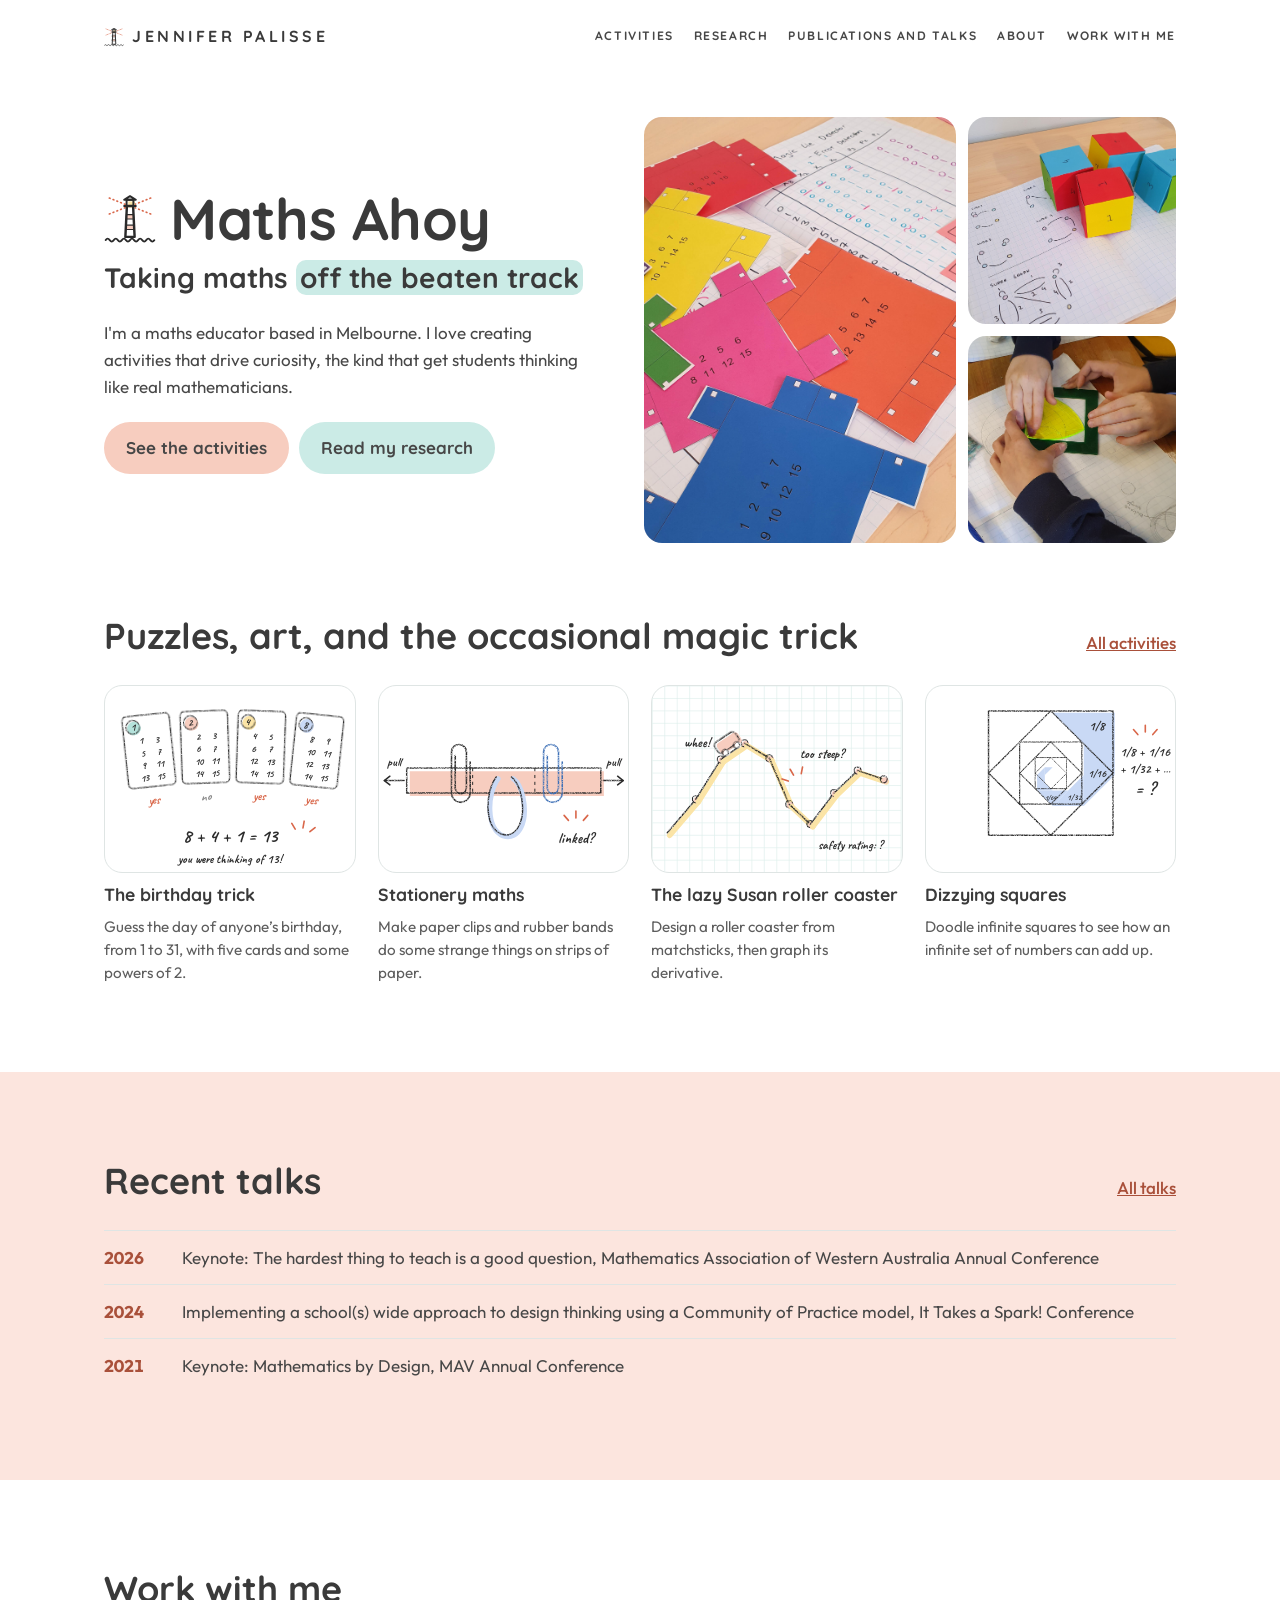
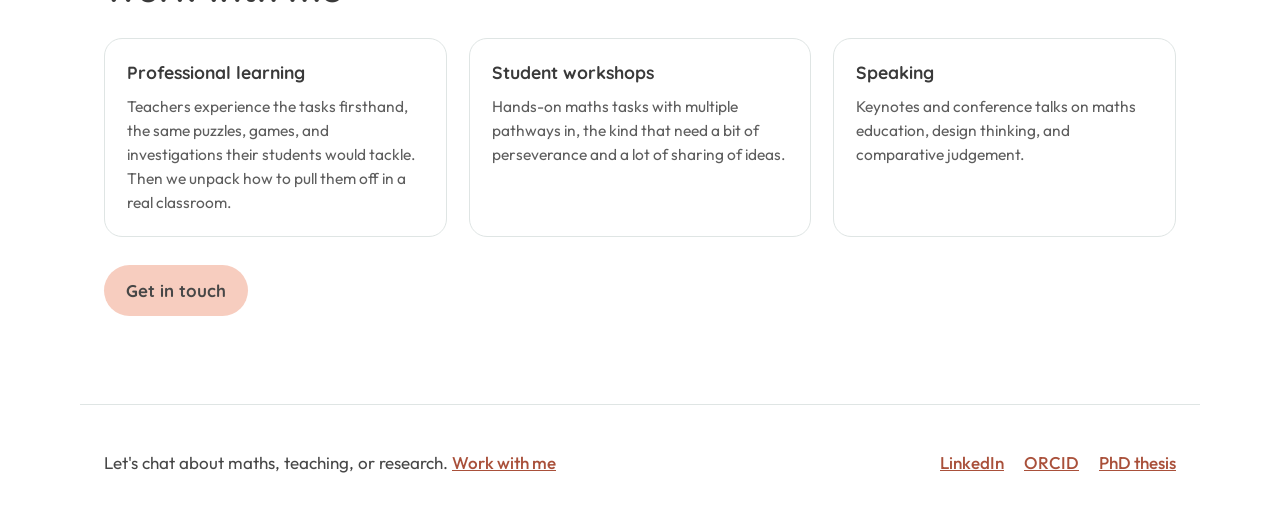
<file: index.html>
<!doctype html>
<html lang="en-AU">
<head>
<meta charset="utf-8">
<meta name="viewport" content="width=device-width, initial-scale=1, viewport-fit=cover">
<link rel="icon" href="favicon.svg" type="image/svg+xml">
<link rel="icon" href="favicon-32.png" sizes="32x32" type="image/png">
<link rel="apple-touch-icon" href="apple-touch-icon.png">
<title>Jennifer Palisse | Maths Ahoy | Maths educator and researcher</title>
<meta name="description" content="Maths educator and researcher in Melbourne. Hands-on maths activities, professional learning for teachers, and research on comparative judgement.">
<link rel="preconnect" href="https://fonts.googleapis.com">
<link rel="preconnect" href="https://fonts.gstatic.com" crossorigin>
<link rel="stylesheet" href="https://fonts.googleapis.com/css2?family=Quicksand:wght@500;700&family=Outfit:wght@300;400;500&family=Caveat:wght@600;700&display=swap">
<link rel="stylesheet" href="styles.css">
</head>
<body>

<div class="wrap">
  <header class="top">
    <a class="brand" href="./"><img src="favicon.svg" alt="" width="20" height="20">Jennifer Palisse</a>
    <nav aria-label="Main">
      <a href="activities/">Activities</a>
      <a href="research/">Research</a>
      <a href="publications/">Publications and talks</a>
      <a href="about/">About</a>
      <a href="work-with-me/">Work with me</a>
    </nav>
  </header>

  <main>
    <section class="hero" id="home">
      <div class="hero-text">
        <div class="title-group">
          <h1 class="site-title"><img src="favicon.svg" alt="" width="52" height="52">Maths Ahoy</h1>
          <p class="tagline">Taking maths <span class="hi">off the beaten track</span></p>
        </div>
        <p class="measure">I'm a maths educator based in Melbourne. I love creating activities that drive curiosity, the kind that get students thinking like real mathematicians.</p>
        <div class="actions">
          <a class="btn primary" href="activities/">See the activities</a>
          <a class="btn quiet" href="research/">Read my research</a>
        </div>
      </div>
      <div class="mosaic">
        <div class="big"><img src="photos/image16.jpg" alt="Colourful paper puzzle pieces used in a hands-on Hamming code magic trick"></div>
        <div><img src="photos/image15.jpg" alt="Paper cubes with a hand-drawn graph theory diagram used to solve a classic puzzle"></div>
        <div><img src="photos/image02.jpg" alt="Students testing a yellow Reuleaux triangle cut-out against a square frame"></div>
      </div>
    </section>
  </main>
</div>

<section class="wrap band stack" id="activities" style="padding-top:0">
  <div class="head-row">
    <h2>Puzzles, art, and the occasional magic trick</h2>
    <a href="activities/">All activities</a>
  </div>
  <div class="grid4">
    <a class="card" href="activities/birthday-trick/">
      <div class="pic illo" data-illo="birthday-trick"></div>
      <h3>The birthday trick</h3>
      <p>Guess the day of anyone&rsquo;s birthday, from 1 to 31, with five cards and some powers of 2.</p>
    </a>
    <a class="card" href="activities/stationery-maths/">
      <div class="pic illo" data-illo="paper-clips"></div>
      <h3>Stationery maths</h3>
      <p>Make paper clips and rubber bands do some strange things on strips of paper.</p>
    </a>
    <a class="card" href="activities/lazy-susan-roller-coaster/">
      <div class="pic illo" data-illo="roller-coaster"></div>
      <h3>The lazy Susan roller coaster</h3>
      <p>Design a roller coaster from matchsticks, then graph its derivative.</p>
    </a>
    <a class="card" href="activities/dizzying-squares/">
      <div class="pic illo" data-illo="spiralling-square"></div>
      <h3>Dizzying squares</h3>
      <p>Doodle infinite squares to see how an infinite set of numbers can add up.</p>
    </a>
  </div>
</section>

<section class="tint-b" id="talks">
  <div class="wrap band stack">
    <div class="head-row">
      <h2>Recent talks</h2>
      <a href="publications/#talks">All talks</a>
    </div>
    <div class="list">
      <div class="row"><b>2026</b><span>Keynote: The hardest thing to teach is a good question, Mathematics Association of Western Australia Annual Conference</span></div>
      <div class="row"><b>2024</b><span>Implementing a school(s) wide approach to design thinking using a Community of Practice model, It Takes a Spark! Conference</span></div>
      <div class="row"><b>2021</b><span>Keynote: Mathematics by Design, MAV Annual Conference</span></div>
    </div>
  </div>
</section>

<section id="work">
<div class="wrap band stack">
  <h2>Work with me</h2>
  <div class="offers">
    <div class="offer">
      <h3>Professional learning</h3>
      <p>Teachers experience the tasks firsthand, the same puzzles, games, and investigations their students would tackle. Then we unpack how to pull them off in a real classroom.</p>
    </div>
    <div class="offer">
      <h3>Student workshops</h3>
      <p>Hands-on maths tasks with multiple pathways in, the kind that need a bit of perseverance and a lot of sharing of ideas.</p>
    </div>
    <div class="offer">
      <h3>Speaking</h3>
      <p>Keynotes and conference talks on maths education, design thinking, and comparative judgement.</p>
    </div>
  </div>
  <div><a class="btn primary" href="work-with-me/">Get in touch</a></div>
</div>
</section>

<footer class="wrap foot" id="contact">
  <p>Let's chat about maths, teaching, or research. <a href="work-with-me/">Work with me</a></p>
  <div>
    <a href="https://www.linkedin.com/in/mathsahoy/">LinkedIn</a>
    <a href="https://orcid.org/0000-0002-1245-3520">ORCID</a>
    <a href="https://minerva-access.unimelb.edu.au/items/eab84d38-bff2-421e-abc6-2bdf36058ad2">PhD thesis</a>
  </div>
</footer>

<script src="illustrations.js"></script>
</body>
</html>
</file>
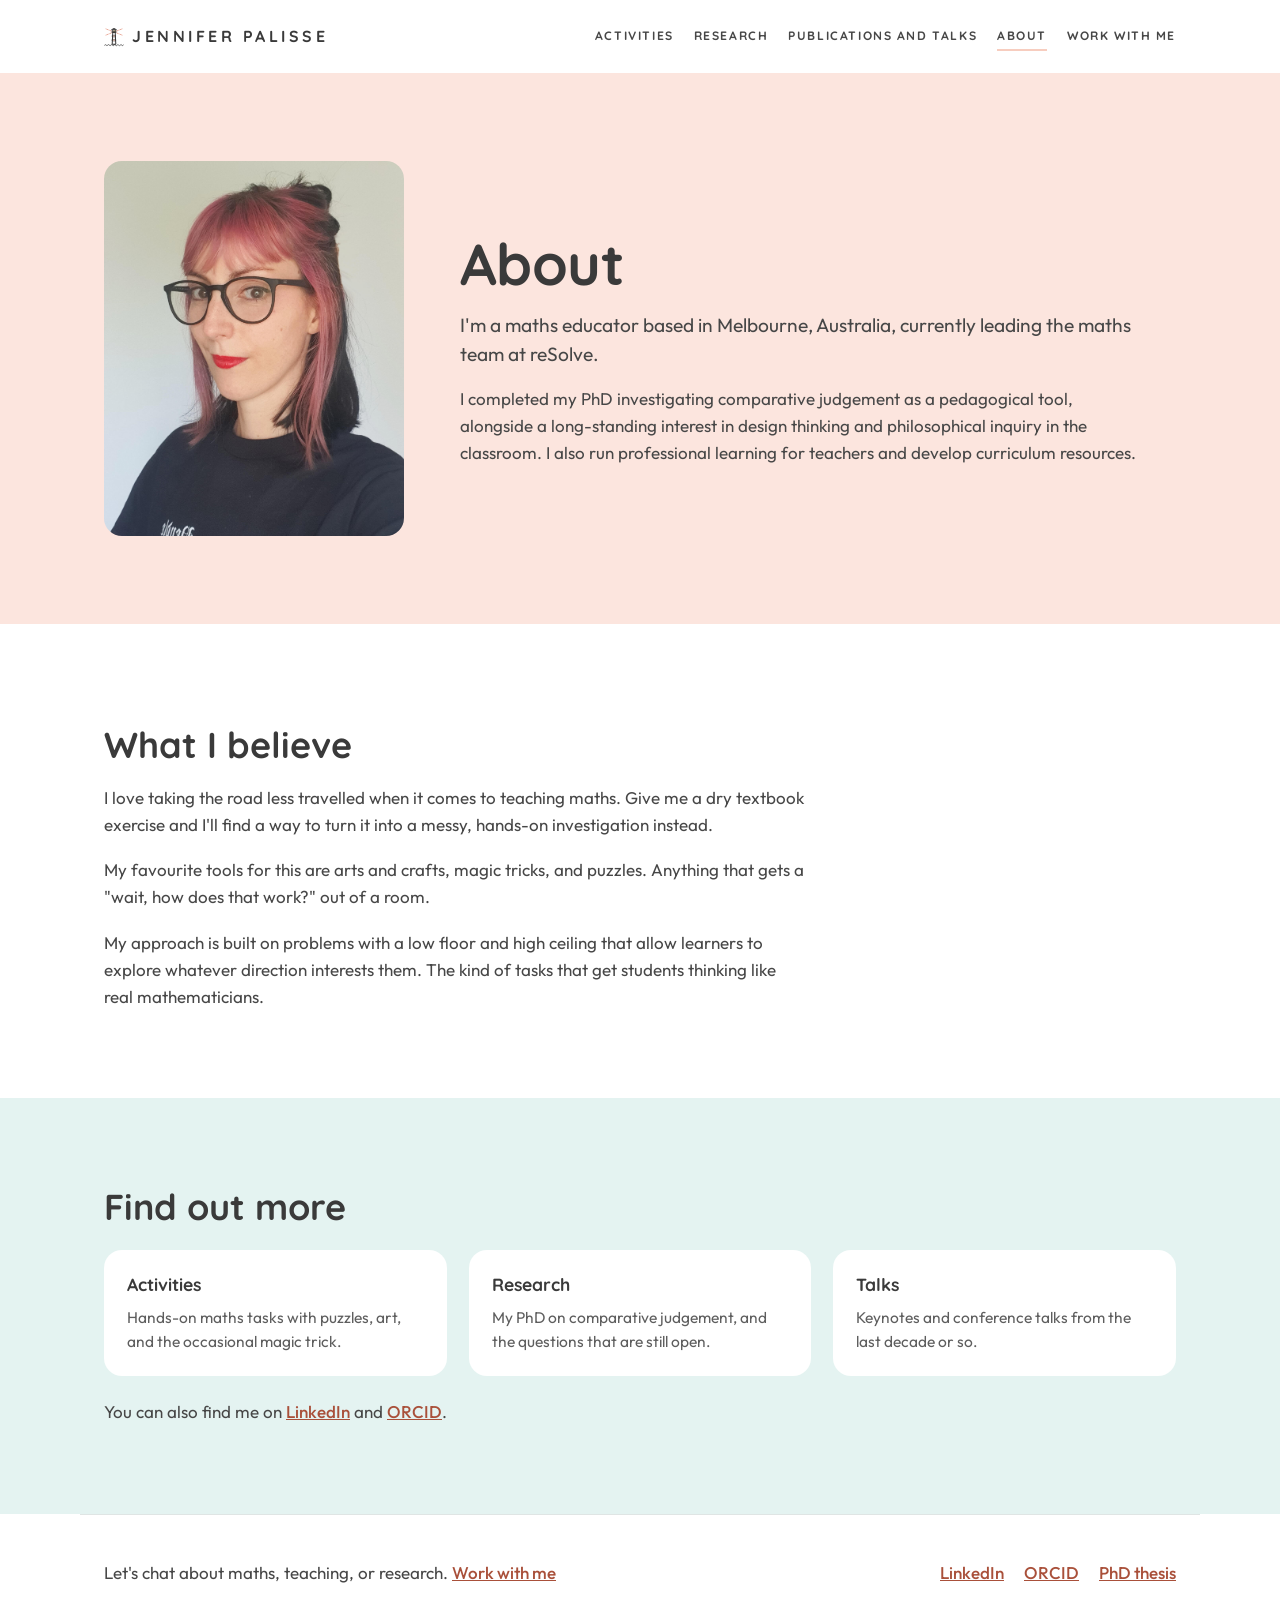
<file: about/index.html>
<!doctype html>
<html lang="en-AU">
<head>
<meta charset="utf-8">
<meta name="viewport" content="width=device-width, initial-scale=1, viewport-fit=cover">
<link rel="icon" href="../favicon.svg" type="image/svg+xml">
<link rel="icon" href="../favicon-32.png" sizes="32x32" type="image/png">
<link rel="apple-touch-icon" href="../apple-touch-icon.png">
<title>About Jennifer Palisse | Maths educator in Melbourne</title>
<meta name="description" content="Jennifer Palisse is a maths educator and researcher in Melbourne who designs hands-on maths activities and runs professional learning for teachers.">
<link rel="preconnect" href="https://fonts.googleapis.com">
<link rel="preconnect" href="https://fonts.gstatic.com" crossorigin>
<link rel="stylesheet" href="https://fonts.googleapis.com/css2?family=Quicksand:wght@500;700&family=Outfit:wght@300;400;500&display=swap">
<link rel="stylesheet" href="../styles.css">
</head>
<body>

<div class="wrap">
  <header class="top">
    <a class="brand" href="../"><img src="../favicon.svg" alt="" width="20" height="20">Jennifer Palisse</a>
    <nav aria-label="Main">
      <a href="../activities/">Activities</a>
      <a href="../research/">Research</a>
      <a href="../publications/">Publications and talks</a>
      <a href="./" aria-current="page">About</a>
      <a href="../work-with-me/">Work with me</a>
    </nav>
  </header>
</div>

<main>
  <div class="tint-b">
    <div class="wrap band about">
      <div class="portrait"><img src="../photos/image03.jpg" alt="Jennifer Palisse, smiling, with pink hair and round black glasses"></div>
      <div class="about-text">
        <h1>About</h1>
        <p class="lede measure">I'm a maths educator based in Melbourne, Australia, currently leading the maths team at reSolve.</p>
        <p class="measure">I completed my PhD investigating comparative judgement as a pedagogical tool, alongside a long-standing interest in design thinking and philosophical inquiry in the classroom. I also run professional learning for teachers and develop curriculum resources.</p>
      </div>
    </div>
  </div>

  <section class="wrap band prose">
    <h2>What I believe</h2>
    <p>I love taking the road less travelled when it comes to teaching maths. Give me a dry textbook exercise and I'll find a way to turn it into a messy, hands-on investigation instead.</p>
    <p>My favourite tools for this are arts and crafts, magic tricks, and puzzles. Anything that gets a "wait, how does that work?" out of a room.</p>
    <p>My approach is built on problems with a low floor and high ceiling that allow learners to explore whatever direction interests them. The kind of tasks that get students thinking like real mathematicians.</p>
  </section>

  <div class="tint-a">
    <section class="wrap band section-gap">
      <h2>Find out more</h2>
      <div class="offers">
        <a class="offer card" href="../activities/"><h3>Activities</h3><p>Hands-on maths tasks with puzzles, art, and the occasional magic trick.</p></a>
        <a class="offer card" href="../research/"><h3>Research</h3><p>My PhD on comparative judgement, and the questions that are still open.</p></a>
        <a class="offer card" href="../publications/#talks"><h3>Talks</h3><p>Keynotes and conference talks from the last decade or so.</p></a>
      </div>
      <p>You can also find me on <a href="https://www.linkedin.com/in/mathsahoy/">LinkedIn</a> and <a href="https://orcid.org/0000-0002-1245-3520">ORCID</a>.</p>
    </section>
  </div>
</main>

<footer class="wrap foot">
  <p>Let's chat about maths, teaching, or research. <a href="../work-with-me/">Work with me</a></p>
  <div>
    <a href="https://www.linkedin.com/in/mathsahoy/">LinkedIn</a>
    <a href="https://orcid.org/0000-0002-1245-3520">ORCID</a>
    <a href="https://minerva-access.unimelb.edu.au/items/eab84d38-bff2-421e-abc6-2bdf36058ad2">PhD thesis</a>
  </div>
</footer>
</body>
</html>
</file>
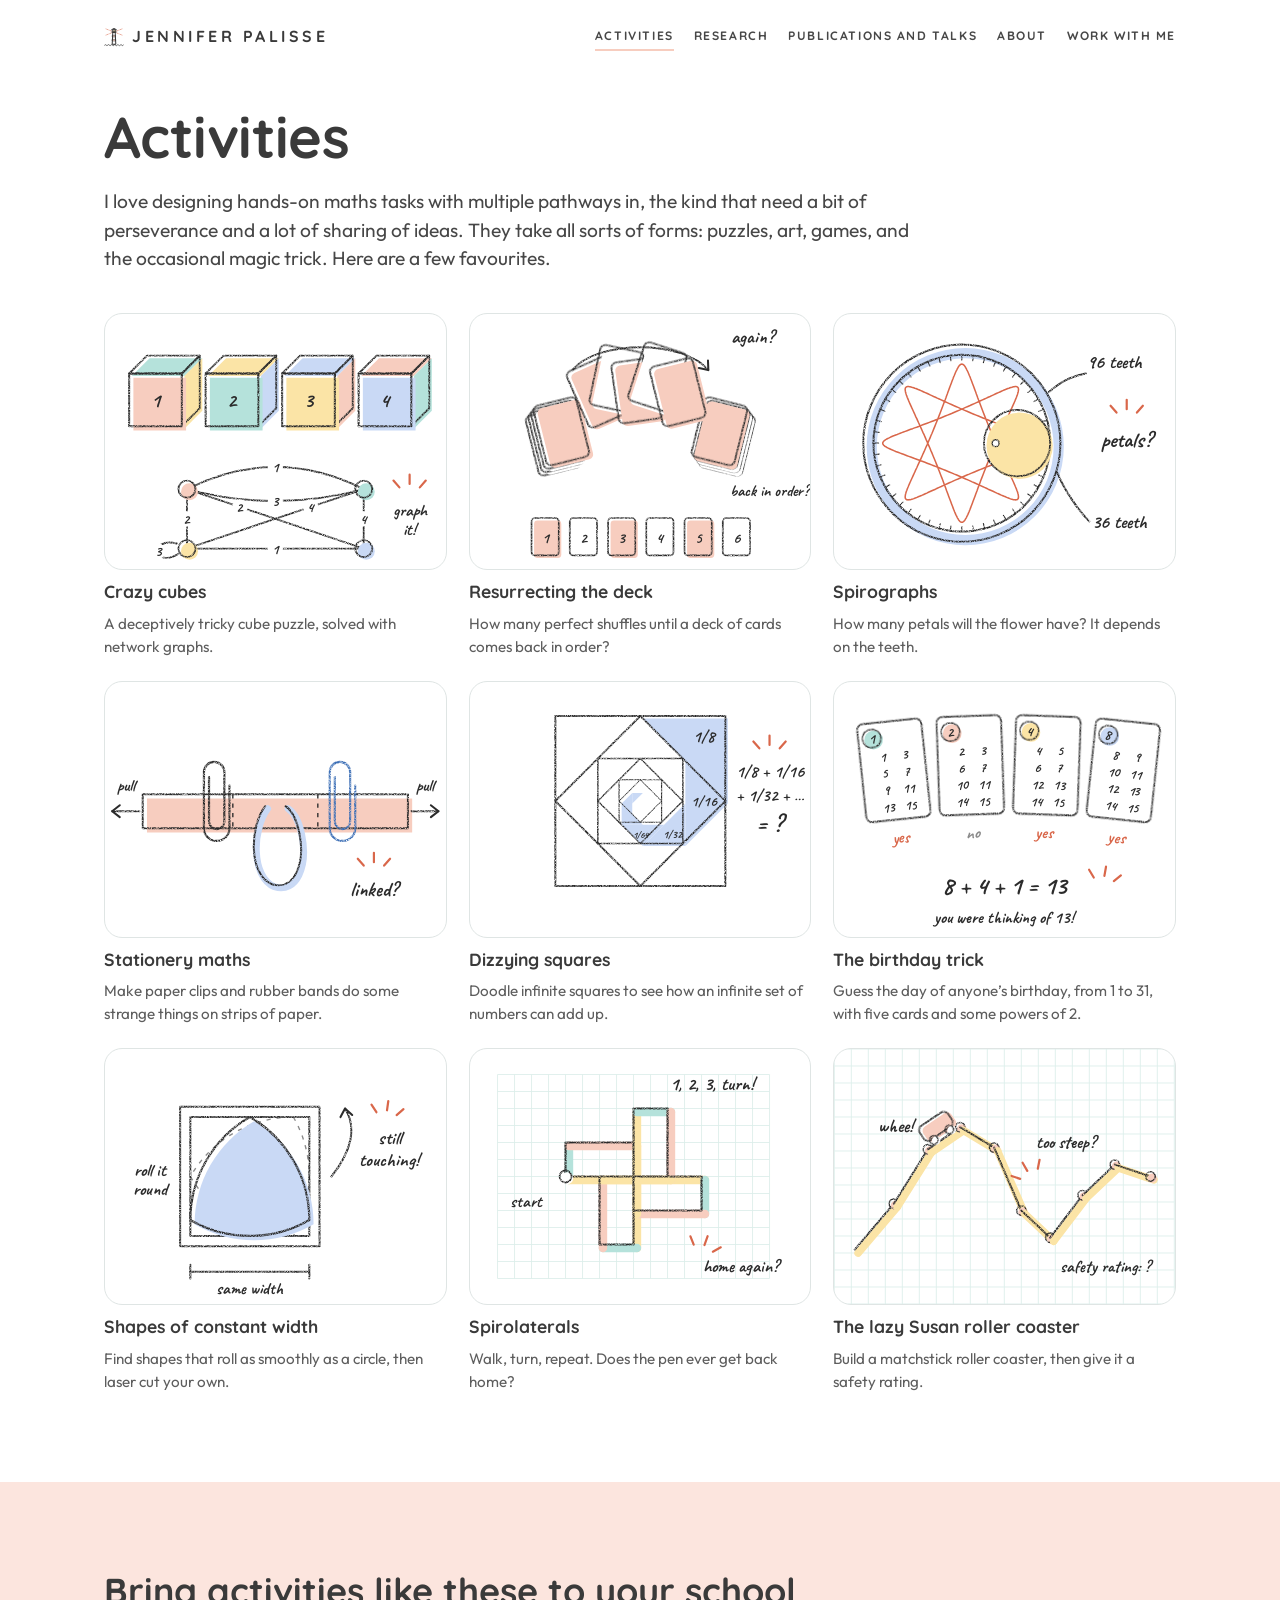
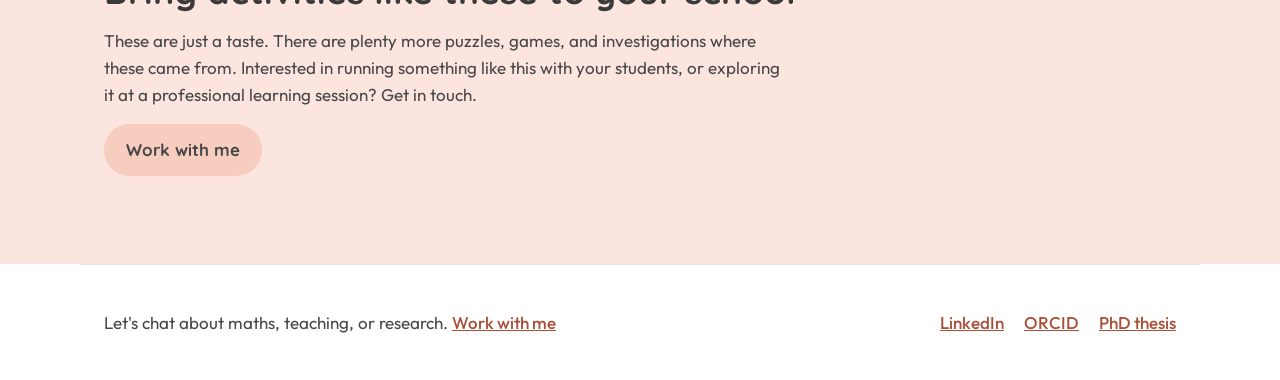
<file: activities/index.html>
<!doctype html>
<html lang="en-AU">
<head>
<meta charset="utf-8">
<meta name="viewport" content="width=device-width, initial-scale=1, viewport-fit=cover">
<link rel="icon" href="../favicon.svg" type="image/svg+xml">
<link rel="icon" href="../favicon-32.png" sizes="32x32" type="image/png">
<link rel="apple-touch-icon" href="../apple-touch-icon.png">
<title>Hands-on maths enrichment activities | Jennifer Palisse</title>
<meta name="description" content="Hands-on maths activities with multiple pathways in: puzzles, art, games, and the occasional magic trick. Enrichment tasks designed by Melbourne maths educator Jennifer Palisse.">
<link rel="preconnect" href="https://fonts.googleapis.com">
<link rel="preconnect" href="https://fonts.gstatic.com" crossorigin>
<link rel="stylesheet" href="https://fonts.googleapis.com/css2?family=Quicksand:wght@500;700&family=Outfit:wght@300;400;500&family=Caveat:wght@600;700&display=swap">
<link rel="stylesheet" href="../styles.css">
</head>
<body>

<div class="wrap">
  <header class="top">
    <a class="brand" href="../"><img src="../favicon.svg" alt="" width="20" height="20">Jennifer Palisse</a>
    <nav aria-label="Main">
      <a href="./" aria-current="page">Activities</a>
      <a href="../research/">Research</a>
      <a href="../publications/">Publications and talks</a>
      <a href="../about/">About</a>
      <a href="../work-with-me/">Work with me</a>
    </nav>
  </header>

  <main class="stack" style="gap:40px; padding-block: clamp(16px, 3vw, 32px) clamp(56px, 8vw, 88px)">
    <div class="stack" style="gap:18px">
      <h1>Activities</h1>
      <p class="lede measure">I love designing hands-on maths tasks with multiple pathways in, the kind that need a bit of perseverance and a lot of sharing of ideas. They take all sorts of forms: puzzles, art, games, and the occasional magic trick. Here are a few favourites.</p>
    </div>
    <div class="grid3">
      <a class="card" href="crazy-cubes/">
        <div class="pic illo" data-illo="crazy-cubes"></div>
        <h3>Crazy cubes</h3>
        <p>A deceptively tricky cube puzzle, solved with network graphs.</p>
      </a>
      <a class="card" href="resurrecting-the-deck/">
        <div class="pic illo" data-illo="riffle-shuffle"></div>
        <h3>Resurrecting the deck</h3>
        <p>How many perfect shuffles until a deck of cards comes back in order?</p>
      </a>
      <a class="card" href="spirographs/">
        <div class="pic illo" data-illo="spirographs"></div>
        <h3>Spirographs</h3>
        <p>How many petals will the flower have? It depends on the teeth.</p>
      </a>
      <a class="card" href="stationery-maths/">
        <div class="pic illo" data-illo="paper-clips"></div>
        <h3>Stationery maths</h3>
        <p>Make paper clips and rubber bands do some strange things on strips of paper.</p>
      </a>
      <a class="card" href="dizzying-squares/">
        <div class="pic illo" data-illo="spiralling-square"></div>
        <h3>Dizzying squares</h3>
        <p>Doodle infinite squares to see how an infinite set of numbers can add up.</p>
      </a>
      <a class="card" href="birthday-trick/">
        <div class="pic illo" data-illo="birthday-trick"></div>
        <h3>The birthday trick</h3>
        <p>Guess the day of anyone&rsquo;s birthday, from 1 to 31, with five cards and some powers of 2.</p>
      </a>
      <a class="card" href="shapes-of-constant-width/">
        <div class="pic illo" data-illo="constant-width"></div>
        <h3>Shapes of constant width</h3>
        <p>Find shapes that roll as smoothly as a circle, then laser cut your own.</p>
      </a>
      <a class="card" href="spirolaterals/">
        <div class="pic illo" data-illo="spirolaterals"></div>
        <h3>Spirolaterals</h3>
        <p>Walk, turn, repeat. Does the pen ever get back home?</p>
      </a>
      <a class="card" href="lazy-susan-roller-coaster/">
        <div class="pic illo" data-illo="roller-coaster"></div>
        <h3>The lazy Susan roller coaster</h3>
        <p>Build a matchstick roller coaster, then give it a safety rating.</p>
      </a>
    </div>
  </main>
</div>

<section class="tint-b">
  <div class="wrap band cta">
    <h2>Bring activities like these to your school</h2>
    <p class="measure">These are just a taste. There are plenty more puzzles, games, and investigations where these came from. Interested in running something like this with your students, or exploring it at a professional learning session? Get in touch.</p>
    <a class="btn primary" href="../work-with-me/">Work with me</a>
  </div>
</section>

<footer class="wrap foot">
  <p>Let's chat about maths, teaching, or research. <a href="../work-with-me/">Work with me</a></p>
  <div>
    <a href="https://www.linkedin.com/in/mathsahoy/">LinkedIn</a>
    <a href="https://orcid.org/0000-0002-1245-3520">ORCID</a>
    <a href="https://minerva-access.unimelb.edu.au/items/eab84d38-bff2-421e-abc6-2bdf36058ad2">PhD thesis</a>
  </div>
</footer>
<script src="../illustrations.js"></script>
</body>
</html>
</file>
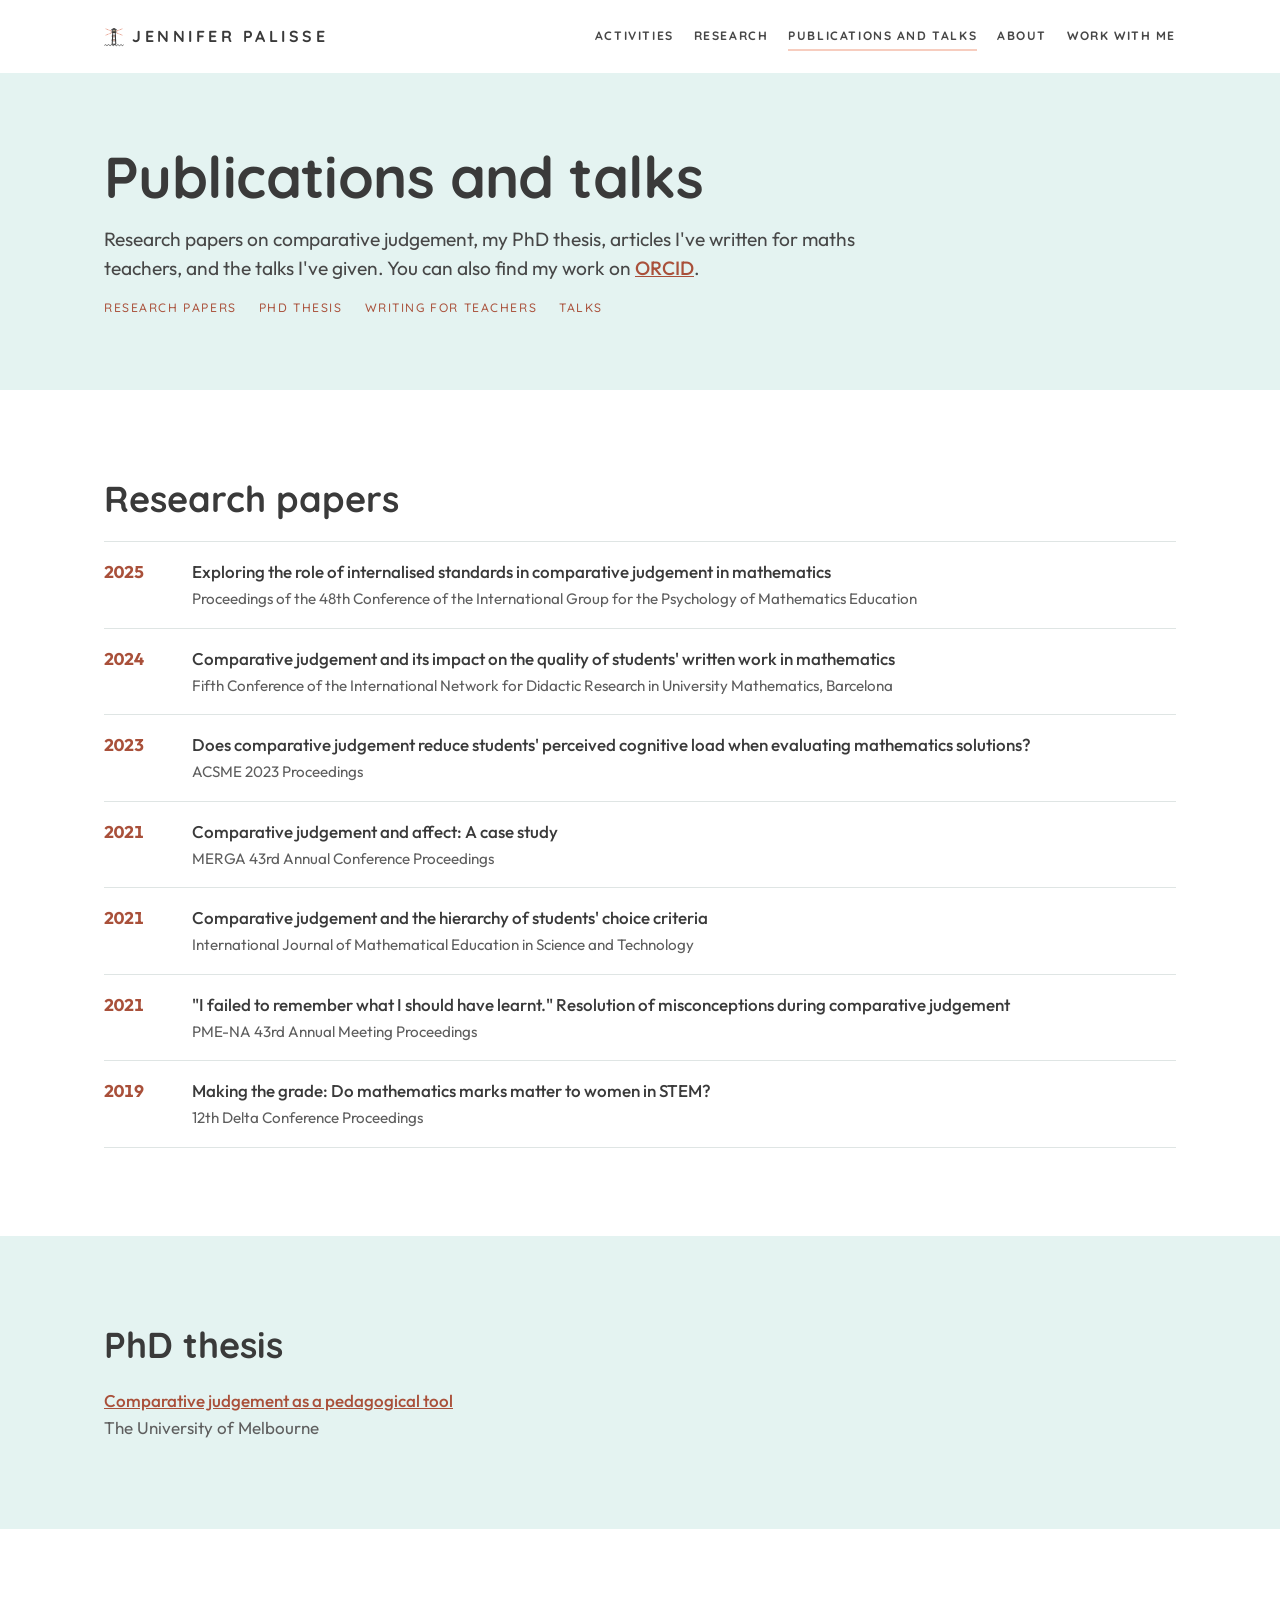
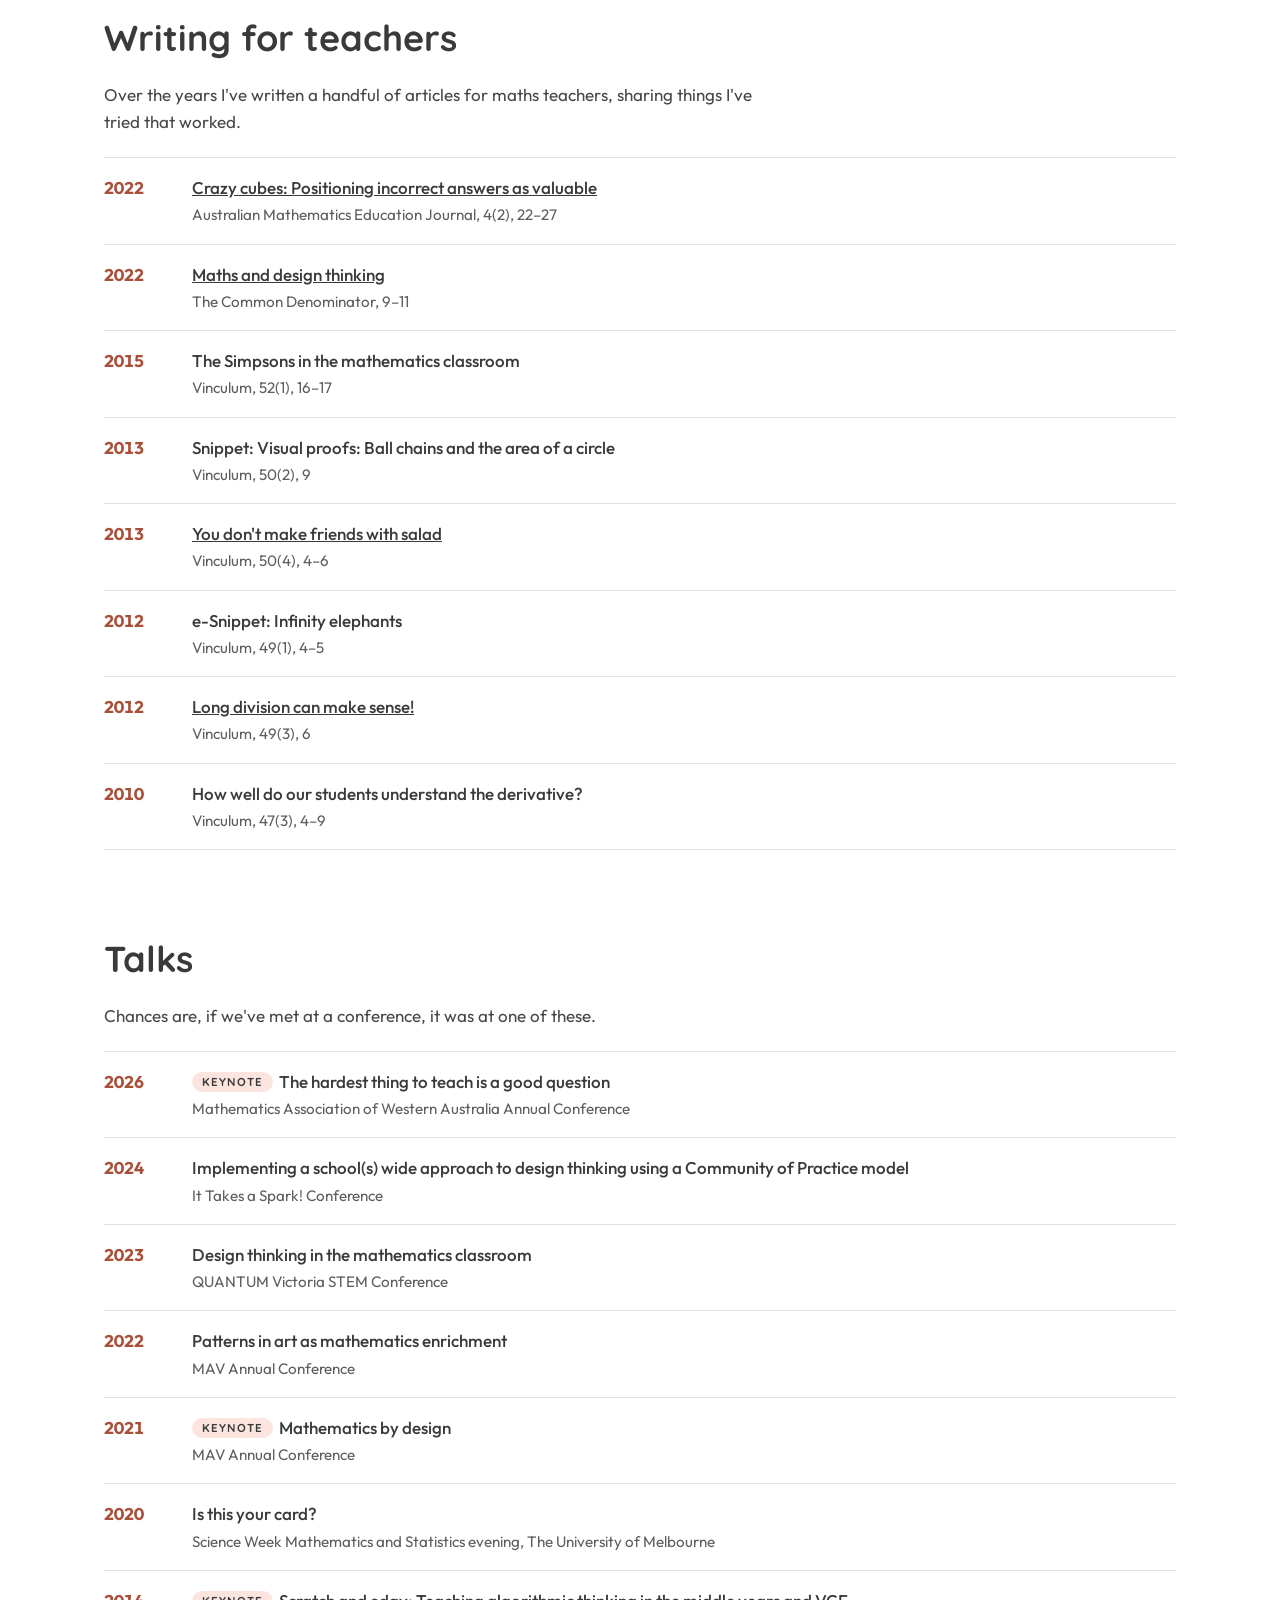
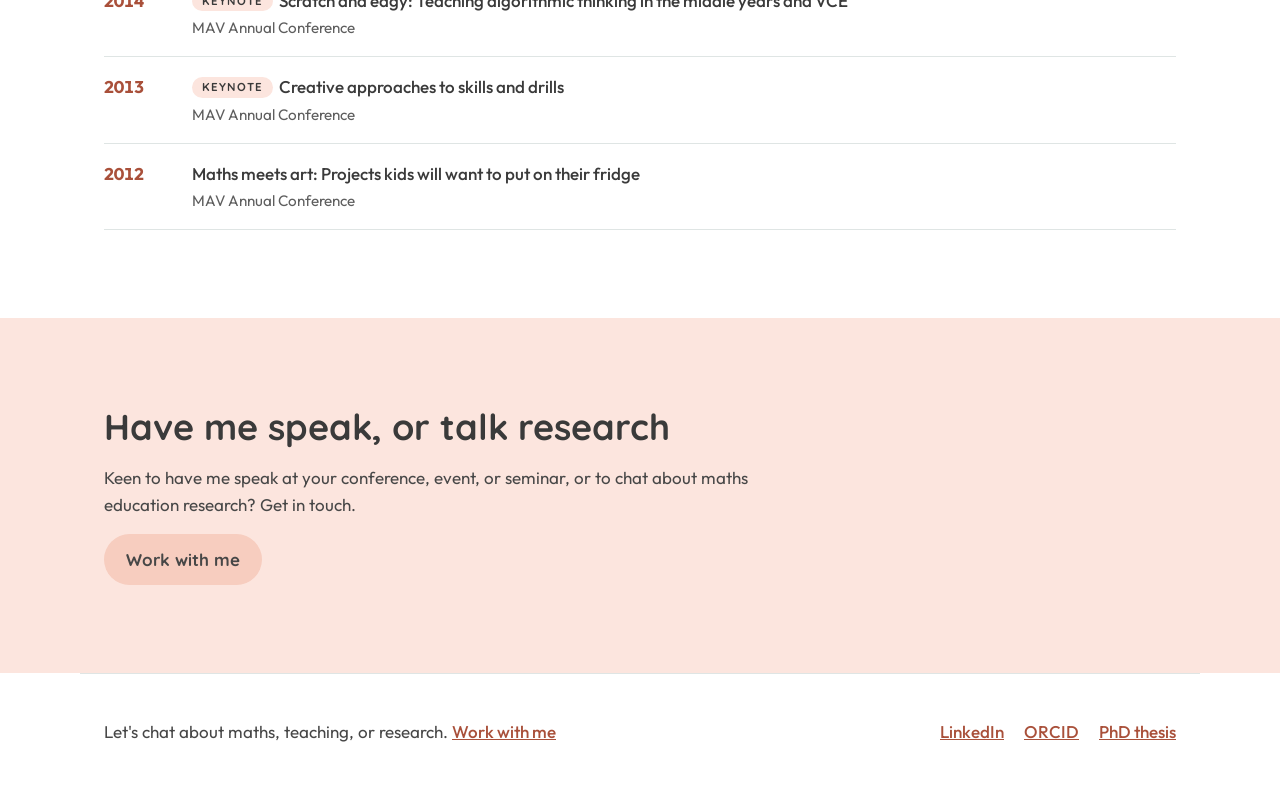
<file: publications/index.html>
<!doctype html>
<html lang="en-AU">
<head>
<meta charset="utf-8">
<meta name="viewport" content="width=device-width, initial-scale=1, viewport-fit=cover">
<link rel="icon" href="../favicon.svg" type="image/svg+xml">
<link rel="icon" href="../favicon-32.png" sizes="32x32" type="image/png">
<link rel="apple-touch-icon" href="../apple-touch-icon.png">
<title>Publications and talks | Jennifer Palisse</title>
<meta name="description" content="Research papers on comparative judgement in mathematics, a PhD thesis, articles for maths teachers, and keynotes and conference talks by Jennifer Palisse.">
<link rel="preconnect" href="https://fonts.googleapis.com">
<link rel="preconnect" href="https://fonts.gstatic.com" crossorigin>
<link rel="stylesheet" href="https://fonts.googleapis.com/css2?family=Quicksand:wght@500;700&family=Outfit:wght@300;400;500&display=swap">
<link rel="stylesheet" href="../styles.css">
</head>
<body>

<div class="wrap">
  <header class="top">
    <a class="brand" href="../"><img src="../favicon.svg" alt="" width="20" height="20">Jennifer Palisse</a>
    <nav aria-label="Main">
      <a href="../activities/">Activities</a>
      <a href="../research/">Research</a>
      <a href="./" aria-current="page">Publications and talks</a>
      <a href="../about/">About</a>
      <a href="../work-with-me/">Work with me</a>
    </nav>
  </header>
</div>

<main>
  <div class="tint-a">
    <div class="wrap page-head">
      <h1>Publications and talks</h1>
      <p class="lede measure">Research papers on comparative judgement, my PhD thesis, articles I've written for maths teachers, and the talks I've given. You can also find my work on <a href="https://orcid.org/0000-0002-1245-3520">ORCID</a>.</p>
      <p class="jump"><a href="#papers">Research papers</a><a href="#thesis">PhD thesis</a><a href="#writing">Writing for teachers</a><a href="#talks">Talks</a></p>
    </div>
  </div>

  <section class="wrap band section-gap" id="papers">
    <h2>Research papers</h2>
    <div class="entries">
      <div class="entry"><b>2025</b><span><span class="title">Exploring the role of internalised standards in comparative judgement in mathematics</span><span class="venue">Proceedings of the 48th Conference of the International Group for the Psychology of Mathematics Education</span></span></div>
      <div class="entry"><b>2024</b><span><span class="title">Comparative judgement and its impact on the quality of students' written work in mathematics</span><span class="venue">Fifth Conference of the International Network for Didactic Research in University Mathematics, Barcelona</span></span></div>
      <div class="entry"><b>2023</b><span><span class="title">Does comparative judgement reduce students' perceived cognitive load when evaluating mathematics solutions?</span><span class="venue">ACSME 2023 Proceedings</span></span></div>
      <div class="entry"><b>2021</b><span><span class="title">Comparative judgement and affect: A case study</span><span class="venue">MERGA 43rd Annual Conference Proceedings</span></span></div>
      <div class="entry"><b>2021</b><span><span class="title">Comparative judgement and the hierarchy of students' choice criteria</span><span class="venue">International Journal of Mathematical Education in Science and Technology</span></span></div>
      <div class="entry"><b>2021</b><span><span class="title">"I failed to remember what I should have learnt." Resolution of misconceptions during comparative judgement</span><span class="venue">PME-NA 43rd Annual Meeting Proceedings</span></span></div>
      <div class="entry"><b>2019</b><span><span class="title">Making the grade: Do mathematics marks matter to women in STEM?</span><span class="venue">12th Delta Conference Proceedings</span></span></div>
    </div>
  </section>

  <div class="tint-a">
    <section class="wrap band section-gap" id="thesis">
      <h2>PhD thesis</h2>
      <p class="measure"><a href="https://minerva-access.unimelb.edu.au/items/eab84d38-bff2-421e-abc6-2bdf36058ad2">Comparative judgement as a pedagogical tool</a><br><span class="soft">The University of Melbourne</span></p>
    </section>
  </div>

  <section class="wrap band section-gap" id="writing">
    <h2>Writing for teachers</h2>
    <p class="measure">Over the years I've written a handful of articles for maths teachers, sharing things I've tried that worked.</p>
    <div class="entries">
      <div class="entry"><b>2022</b><span><a class="title" href="https://drive.google.com/file/d/1KcvOtZ78oMynVIUIgtcZBsp8AO-2GMlc/view?usp=share_link">Crazy cubes: Positioning incorrect answers as valuable</a><span class="venue">Australian Mathematics Education Journal, 4(2), 22&ndash;27</span></span></div>
      <div class="entry"><b>2022</b><span><a class="title" href="https://drive.google.com/file/d/1-pSqLaTvJ1URypbU6Eew4-JVwqm8MXPT/view?usp=share_link">Maths and design thinking</a><span class="venue">The Common Denominator, 9&ndash;11</span></span></div>
      <div class="entry"><b>2015</b><span><span class="title">The Simpsons in the mathematics classroom</span><span class="venue">Vinculum, 52(1), 16&ndash;17</span></span></div>
      <div class="entry"><b>2013</b><span><span class="title">Snippet: Visual proofs: Ball chains and the area of a circle</span><span class="venue">Vinculum, 50(2), 9</span></span></div>
      <div class="entry"><b>2013</b><span><a class="title" href="https://drive.google.com/file/d/1GoZnhbLSWEEOg_dXdLWTu36SO5ze2bod/view?usp=share_link">You don't make friends with salad</a><span class="venue">Vinculum, 50(4), 4&ndash;6</span></span></div>
      <div class="entry"><b>2012</b><span><span class="title">e-Snippet: Infinity elephants</span><span class="venue">Vinculum, 49(1), 4&ndash;5</span></span></div>
      <div class="entry"><b>2012</b><span><a class="title" href="https://drive.google.com/file/d/1Dv3BfJWROst3SWzltwYNHktB7GIvz66S/view?usp=share_link">Long division can make sense!</a><span class="venue">Vinculum, 49(3), 6</span></span></div>
      <div class="entry"><b>2010</b><span><span class="title">How well do our students understand the derivative?</span><span class="venue">Vinculum, 47(3), 4&ndash;9</span></span></div>
    </div>
  </section>
  <section class="wrap band section-gap" id="talks" style="padding-top:0">
    <h2>Talks</h2>
    <p class="measure">Chances are, if we've met at a conference, it was at one of these.</p>
    <div class="entries">
      <div class="entry"><b>2026</b><span><span class="title"><span class="pill">Keynote</span>The hardest thing to teach is a good question</span><span class="venue">Mathematics Association of Western Australia Annual Conference</span></span></div>
      <div class="entry"><b>2024</b><span><span class="title">Implementing a school(s) wide approach to design thinking using a Community of Practice model</span><span class="venue">It Takes a Spark! Conference</span></span></div>
      <div class="entry"><b>2023</b><span><span class="title">Design thinking in the mathematics classroom</span><span class="venue">QUANTUM Victoria STEM Conference</span></span></div>
      <div class="entry"><b>2022</b><span><span class="title">Patterns in art as mathematics enrichment</span><span class="venue">MAV Annual Conference</span></span></div>
      <div class="entry"><b>2021</b><span><span class="title"><span class="pill">Keynote</span>Mathematics by design</span><span class="venue">MAV Annual Conference</span></span></div>
      <div class="entry"><b>2020</b><span><span class="title">Is this your card?</span><span class="venue">Science Week Mathematics and Statistics evening, The University of Melbourne</span></span></div>
      <div class="entry"><b>2014</b><span><span class="title"><span class="pill">Keynote</span>Scratch and edgy: Teaching algorithmic thinking in the middle years and VCE</span><span class="venue">MAV Annual Conference</span></span></div>
      <div class="entry"><b>2013</b><span><span class="title"><span class="pill">Keynote</span>Creative approaches to skills and drills</span><span class="venue">MAV Annual Conference</span></span></div>
      <div class="entry"><b>2012</b><span><span class="title">Maths meets art: Projects kids will want to put on their fridge</span><span class="venue">MAV Annual Conference</span></span></div>
    </div>
  </section>
</main>

<section class="tint-b">
  <div class="wrap band cta">
    <h2>Have me speak, or talk research</h2>
    <p class="measure">Keen to have me speak at your conference, event, or seminar, or to chat about maths education research? Get in touch.</p>
    <a class="btn primary" href="../work-with-me/">Work with me</a>
  </div>
</section>

<footer class="wrap foot">
  <p>Let's chat about maths, teaching, or research. <a href="../work-with-me/">Work with me</a></p>
  <div>
    <a href="https://www.linkedin.com/in/mathsahoy/">LinkedIn</a>
    <a href="https://orcid.org/0000-0002-1245-3520">ORCID</a>
    <a href="https://minerva-access.unimelb.edu.au/items/eab84d38-bff2-421e-abc6-2bdf36058ad2">PhD thesis</a>
  </div>
</footer>
</body>
</html>
</file>
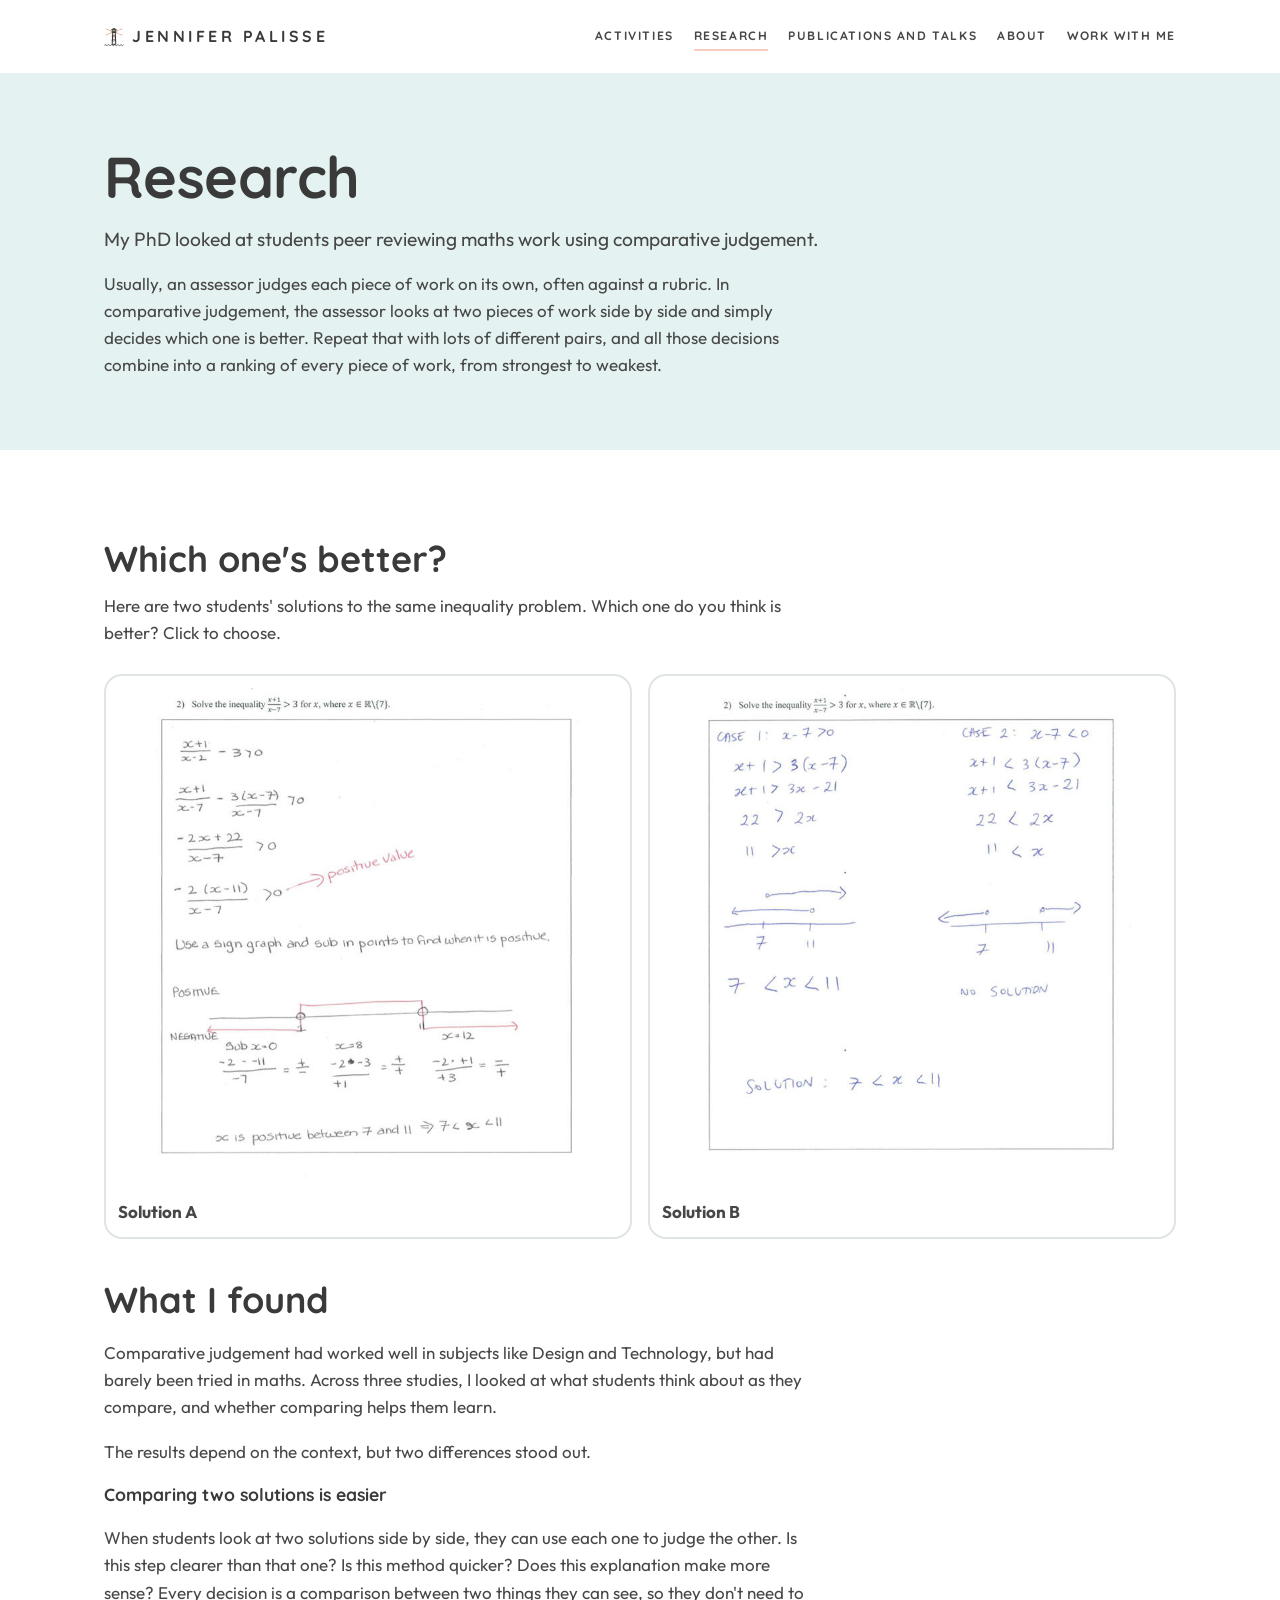
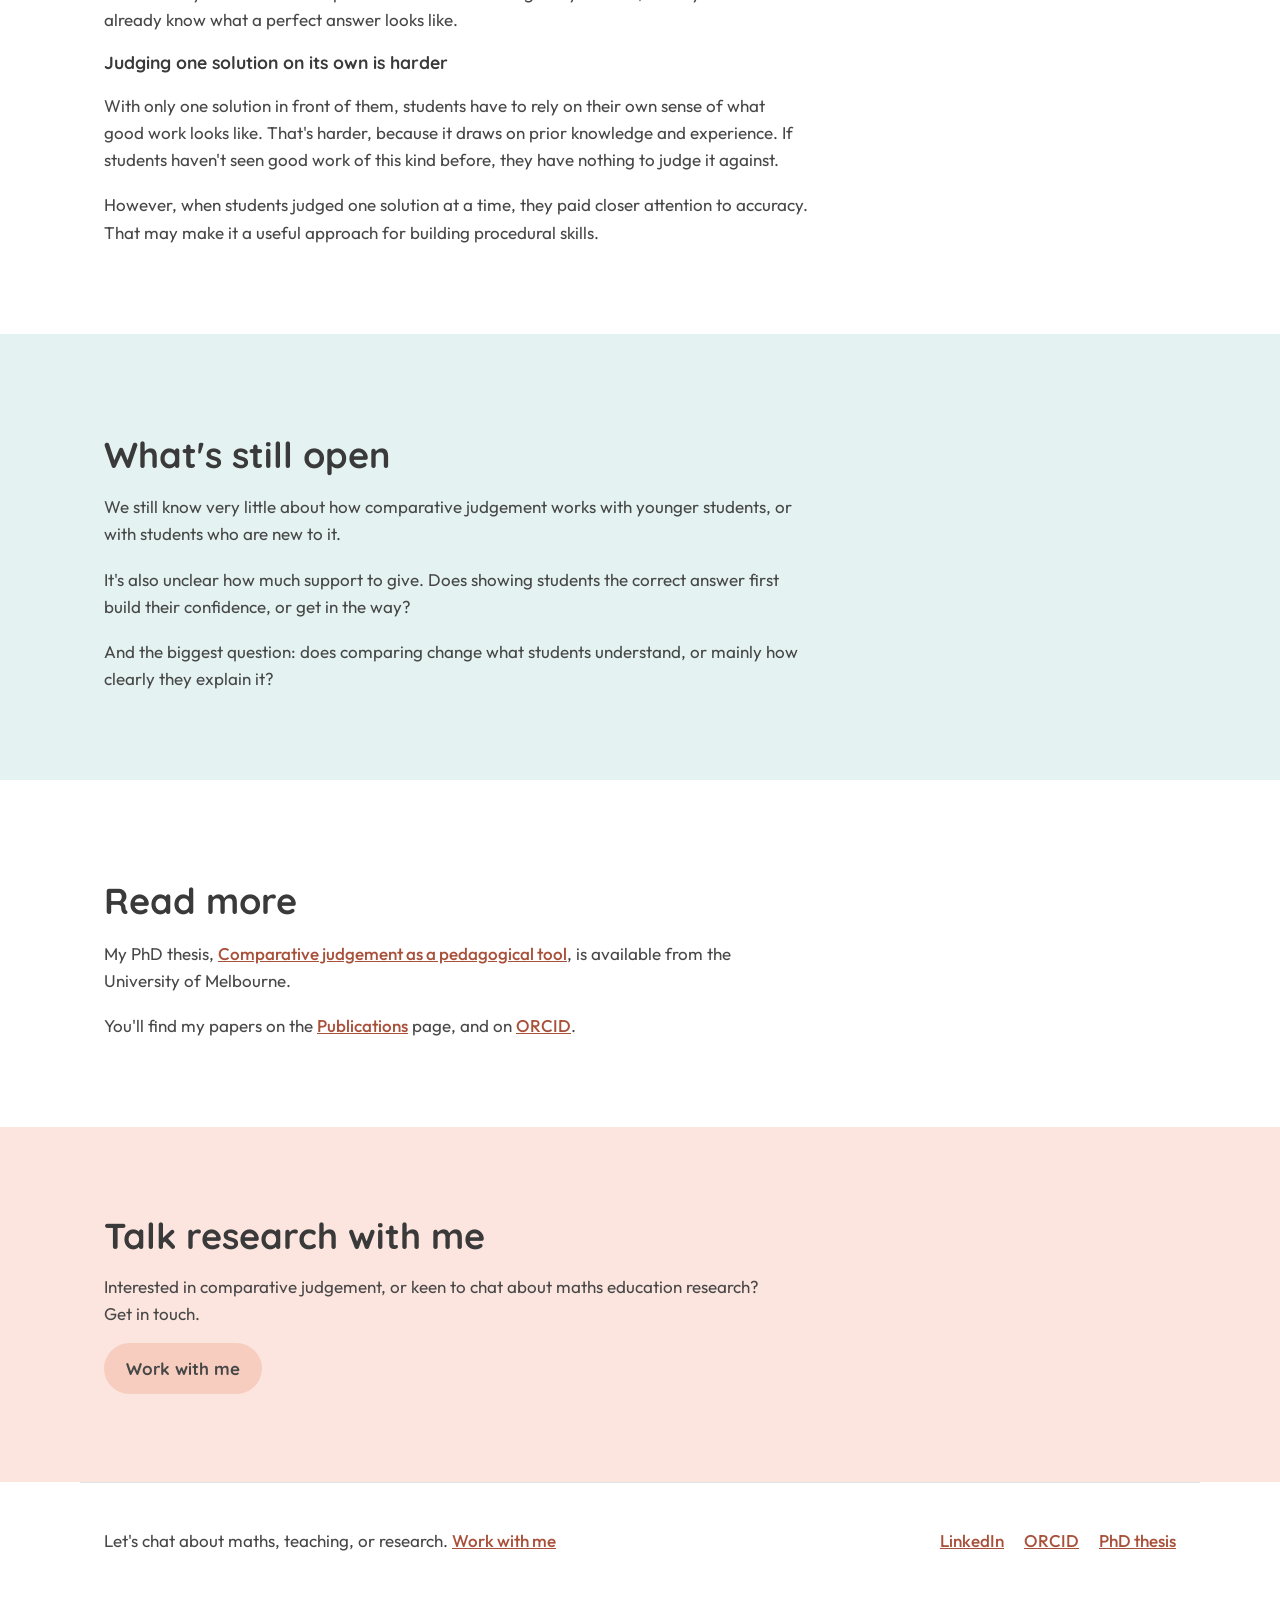
<file: research/index.html>
<!doctype html>
<html lang="en-AU">
<head>
<meta charset="utf-8">
<meta name="viewport" content="width=device-width, initial-scale=1, viewport-fit=cover">
<link rel="icon" href="../favicon.svg" type="image/svg+xml">
<link rel="icon" href="../favicon-32.png" sizes="32x32" type="image/png">
<link rel="apple-touch-icon" href="../apple-touch-icon.png">
<title>Comparative judgement in mathematics: research | Jennifer Palisse</title>
<meta name="description" content="Jennifer Palisse's PhD research on comparative judgement as a pedagogical tool in mathematics: what happens when students compare two solutions side by side.">
<link rel="preconnect" href="https://fonts.googleapis.com">
<link rel="preconnect" href="https://fonts.gstatic.com" crossorigin>
<link rel="stylesheet" href="https://fonts.googleapis.com/css2?family=Quicksand:wght@500;700&family=Outfit:wght@300;400;500&display=swap">
<link rel="stylesheet" href="../styles.css">
</head>
<body>

<div class="wrap">
  <header class="top">
    <a class="brand" href="../"><img src="../favicon.svg" alt="" width="20" height="20">Jennifer Palisse</a>
    <nav aria-label="Main">
      <a href="../activities/">Activities</a>
      <a href="./" aria-current="page">Research</a>
      <a href="../publications/">Publications and talks</a>
      <a href="../about/">About</a>
      <a href="../work-with-me/">Work with me</a>
    </nav>
  </header>
</div>

<main>
  <div class="tint-a">
    <div class="wrap page-head">
      <h1>Research</h1>
      <p class="lede measure">My PhD looked at students peer reviewing maths work using comparative judgement.</p>
      <p class="measure">Usually, an assessor judges each piece of work on its own, often against a rubric. In comparative judgement, the assessor looks at two pieces of work side by side and simply decides which one is better. Repeat that with lots of different pairs, and all those decisions combine into a ranking of every piece of work, from strongest to weakest.</p>
    </div>
  </div>

  <section class="wrap band stack">
    <div class="stack" style="gap:12px">
      <h2>Which one's better?</h2>
      <p class="measure">Here are two students' solutions to the same inequality problem. Which one do you think is better? Click to choose.</p>
    </div>
    <div class="compare">
      <div class="choice">
        <button class="pick" id="pick-a" type="button" aria-pressed="false"><img src="../photos/f9979d12.jpg" alt="Student worked solution to an inequality using a sign graph"><span>Solution A</span></button>
        <p class="why" hidden>Students who chose A often said it was neater, with clearer handwriting, and that it explained the steps in words.</p>
      </div>
      <div class="choice">
        <button class="pick" id="pick-b" type="button" aria-pressed="false"><img src="../photos/fb79b9d8.jpg" alt="Student worked solution to the same inequality using two cases"><span>Solution B</span></button>
        <p class="why" hidden>Students who chose B often said it was easier to follow than A.</p>
      </div>
    </div>
    <div class="prose reveal" id="reveal" aria-live="polite" hidden>
      <p>That's comparative judgement in action. In my research, I looked at the effect it had on students' learning. When students then solved the exact same problem themselves, did those who had compared worked solutions side by side do better, worse, or the same as students who were shown the same worked solutions one at a time?</p>
    </div>

    <div class="prose">
      <h2>What I found</h2>
      <p>Comparative judgement had worked well in subjects like Design and Technology, but had barely been tried in maths. Across three studies, I looked at what students think about as they compare, and whether comparing helps them learn.</p>
      <p>The results depend on the context, but two differences stood out.</p>
      <h3>Comparing two solutions is easier</h3>
      <p>When students look at two solutions side by side, they can use each one to judge the other. Is this step clearer than that one? Is this method quicker? Does this explanation make more sense? Every decision is a comparison between two things they can see, so they don't need to already know what a perfect answer looks like.</p>
      <h3>Judging one solution on its own is harder</h3>
      <p>With only one solution in front of them, students have to rely on their own sense of what good work looks like. That's harder, because it draws on prior knowledge and experience. If students haven't seen good work of this kind before, they have nothing to judge it against.</p>
      <p>However, when students judged one solution at a time, they paid closer attention to accuracy. That may make it a useful approach for building procedural skills.</p>
    </div>
  </section>

  <div class="tint-a">
    <section class="wrap band prose">
      <h2>What's still open</h2>
      <p>We still know very little about how comparative judgement works with younger students, or with students who are new to it.</p>
      <p>It's also unclear how much support to give. Does showing students the correct answer first build their confidence, or get in the way?</p>
      <p>And the biggest question: does comparing change what students understand, or mainly how clearly they explain it?</p>
    </section>
  </div>

  <section class="wrap band prose">
    <h2>Read more</h2>
    <p>My PhD thesis, <a href="https://minerva-access.unimelb.edu.au/items/eab84d38-bff2-421e-abc6-2bdf36058ad2">Comparative judgement as a pedagogical tool</a>, is available from the University of Melbourne.</p>
    <p>You'll find my papers on the <a href="../publications/">Publications</a> page, and on <a href="https://orcid.org/0000-0002-1245-3520">ORCID</a>.</p>
  </section>
</main>

<section class="tint-b">
  <div class="wrap band cta">
    <h2>Talk research with me</h2>
    <p class="measure">Interested in comparative judgement, or keen to chat about maths education research? Get in touch.</p>
    <a class="btn primary" href="../work-with-me/">Work with me</a>
  </div>
</section>

<footer class="wrap foot">
  <p>Let's chat about maths, teaching, or research. <a href="../work-with-me/">Work with me</a></p>
  <div>
    <a href="https://www.linkedin.com/in/mathsahoy/">LinkedIn</a>
    <a href="https://orcid.org/0000-0002-1245-3520">ORCID</a>
    <a href="https://minerva-access.unimelb.edu.au/items/eab84d38-bff2-421e-abc6-2bdf36058ad2">PhD thesis</a>
  </div>
</footer>

<script>
// After a choice, show why students tended to choose each solution, then explain the process.
const picks = [document.getElementById('pick-a'), document.getElementById('pick-b')];
picks.forEach((pick) => pick.addEventListener('click', () => {
  picks.forEach(p => p.setAttribute('aria-pressed', String(p === pick)));
  document.querySelectorAll('.choice .why, #reveal').forEach(el => { el.hidden = false; });
}));
</script>
</body>
</html>
</file>
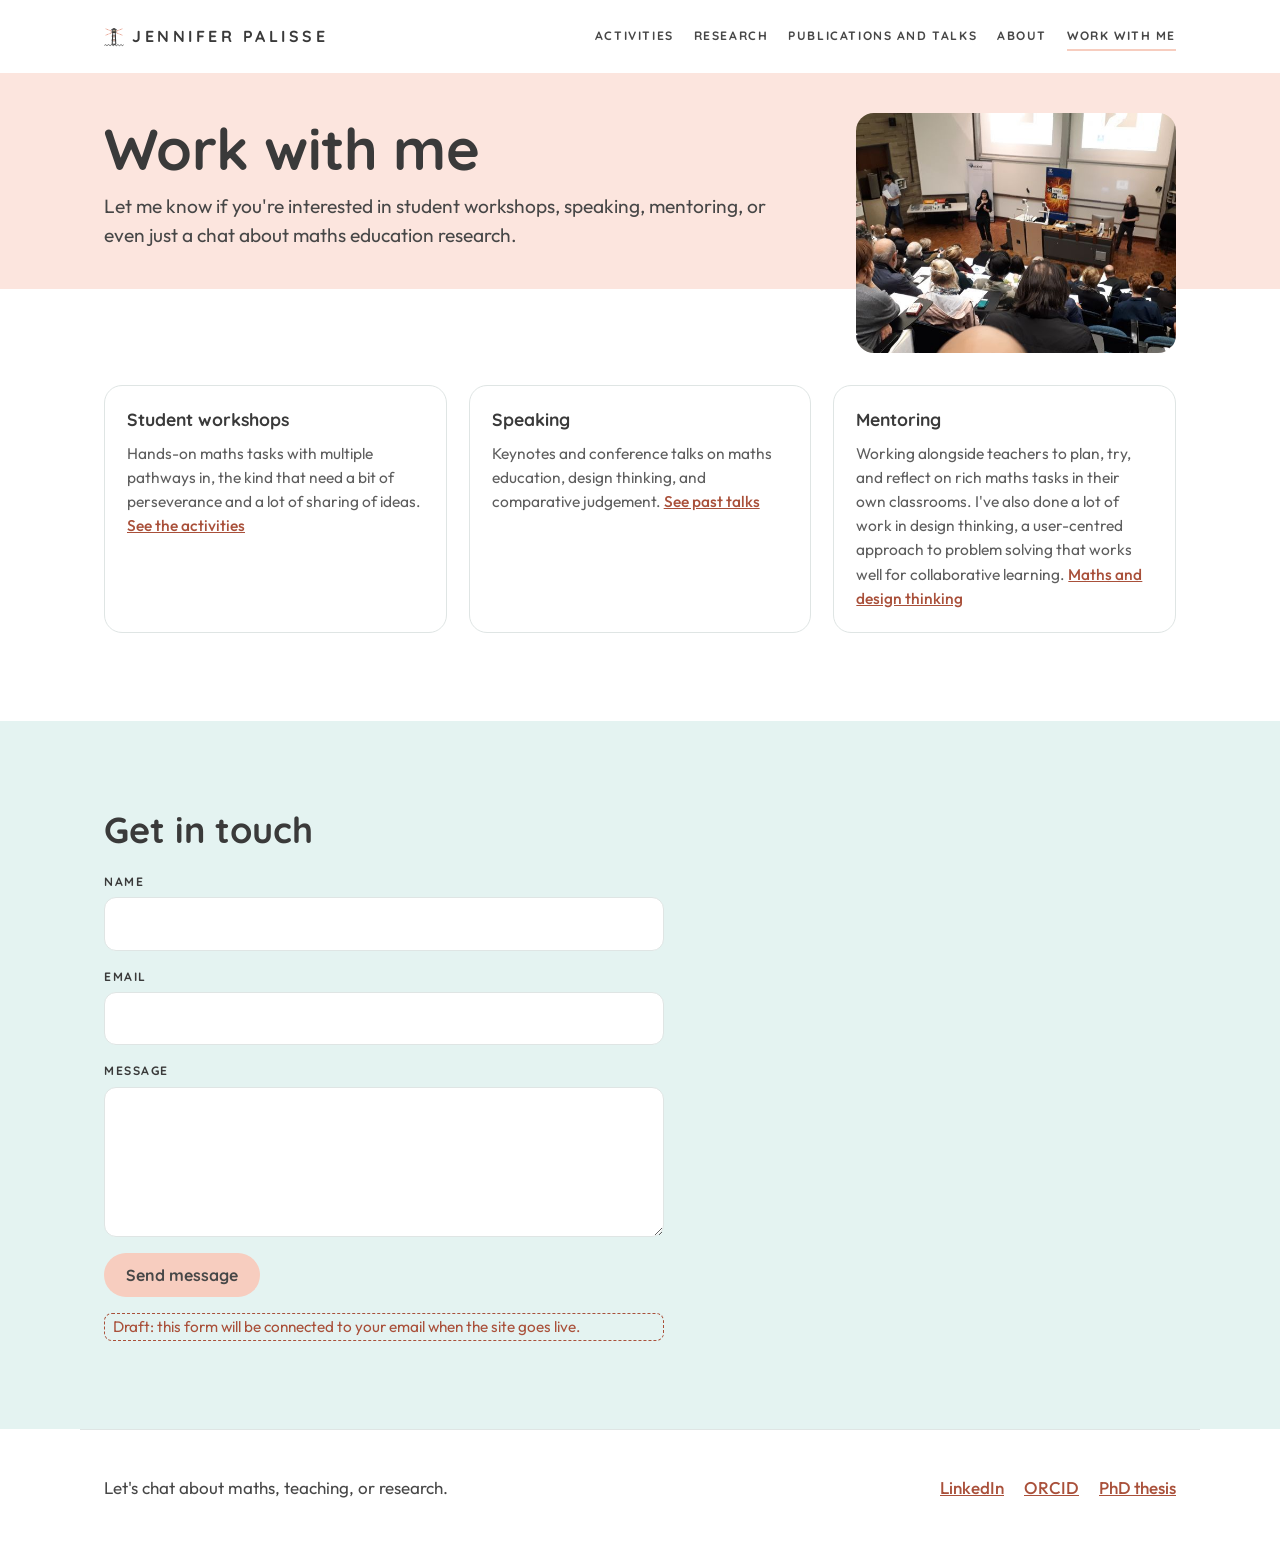
<file: work-with-me/index.html>
<!doctype html>
<html lang="en-AU">
<head>
<meta charset="utf-8">
<meta name="viewport" content="width=device-width, initial-scale=1, viewport-fit=cover">
<link rel="icon" href="../favicon.svg" type="image/svg+xml">
<link rel="icon" href="../favicon-32.png" sizes="32x32" type="image/png">
<link rel="apple-touch-icon" href="../apple-touch-icon.png">
<title>Work with me: maths PD, student workshops, and speaking | Jennifer Palisse</title>
<meta name="description" content="Professional learning for maths teachers, hands-on student workshops, mentoring, and conference speaking with Melbourne maths educator Jennifer Palisse.">
<link rel="preconnect" href="https://fonts.googleapis.com">
<link rel="preconnect" href="https://fonts.gstatic.com" crossorigin>
<link rel="stylesheet" href="https://fonts.googleapis.com/css2?family=Quicksand:wght@500;700&family=Outfit:wght@300;400;500&display=swap">
<link rel="stylesheet" href="../styles.css">
</head>
<body>

<div class="wrap">
  <header class="top">
    <a class="brand" href="../"><img src="../favicon.svg" alt="" width="20" height="20">Jennifer Palisse</a>
    <nav aria-label="Main">
      <a href="../activities/">Activities</a>
      <a href="../research/">Research</a>
      <a href="../publications/">Publications and talks</a>
      <a href="../about/">About</a>
      <a href="./" aria-current="page">Work with me</a>
    </nav>
  </header>
</div>

<main>
  <div class="tint-b act-band">
    <div class="wrap">
      <section class="act-hero">
        <div class="stack" style="gap:12px; min-width:0">
          <h1>Work with me</h1>
          <p class="lede measure">Let me know if you're interested in student workshops, speaking, mentoring, or even just a chat about maths education research.</p>
        </div>
        <div class="pic"><img src="../photos/science-festival.jpg" alt="Jennifer Palisse giving a maths talk to a packed lecture theatre at a science festival"></div>
      </section>
    </div>
  </div>

  <section class="wrap band section-gap after-hang">
    <div class="offers">
      <div class="offer">
        <h3>Student workshops</h3>
        <p>Hands-on maths tasks with multiple pathways in, the kind that need a bit of perseverance and a lot of sharing of ideas. <a href="../activities/">See the activities</a></p>
      </div>
      <div class="offer">
        <h3>Speaking</h3>
        <p>Keynotes and conference talks on maths education, design thinking, and comparative judgement. <a href="../publications/#talks">See past talks</a></p>
      </div>
      <div class="offer">
        <h3>Mentoring</h3>
        <p>Working alongside teachers to plan, try, and reflect on rich maths tasks in their own classrooms. I've also done a lot of work in design thinking, a user-centred approach to problem solving that works well for collaborative learning. <a href="https://drive.google.com/file/d/1-pSqLaTvJ1URypbU6Eew4-JVwqm8MXPT/view?usp=share_link">Maths and design thinking</a></p>
      </div>
    </div>
  </section>

  <section class="tint-a" id="contact">
  <div class="wrap band section-gap">
    <h2>Get in touch</h2>
    <form class="form" id="contact-form">
      <div class="field"><label for="name">Name</label><input id="name" name="name" autocomplete="name" required></div>
      <div class="field"><label for="email">Email</label><input id="email" name="email" type="email" autocomplete="email" required></div>
      <div class="field"><label for="message">Message</label><textarea id="message" name="message" required></textarea></div>
      <button class="btn primary" type="submit">Send message</button>
      <p class="todo" id="form-note">Draft: this form will be connected to your email when the site goes live.</p>
    </form>
  </div>
  </section>
</main>

<footer class="wrap foot">
  <p>Let's chat about maths, teaching, or research.</p>
  <div>
    <a href="https://www.linkedin.com/in/mathsahoy/">LinkedIn</a>
    <a href="https://orcid.org/0000-0002-1245-3520">ORCID</a>
    <a href="https://minerva-access.unimelb.edu.au/items/eab84d38-bff2-421e-abc6-2bdf36058ad2">PhD thesis</a>
  </div>
</footer>

<script>
document.getElementById('contact-form').addEventListener('submit', (e) => {
  e.preventDefault();
  document.getElementById('form-note').textContent = 'Draft: this form isn\'t connected yet, so nothing was sent.';
});
</script>
</body>
</html>
</file>
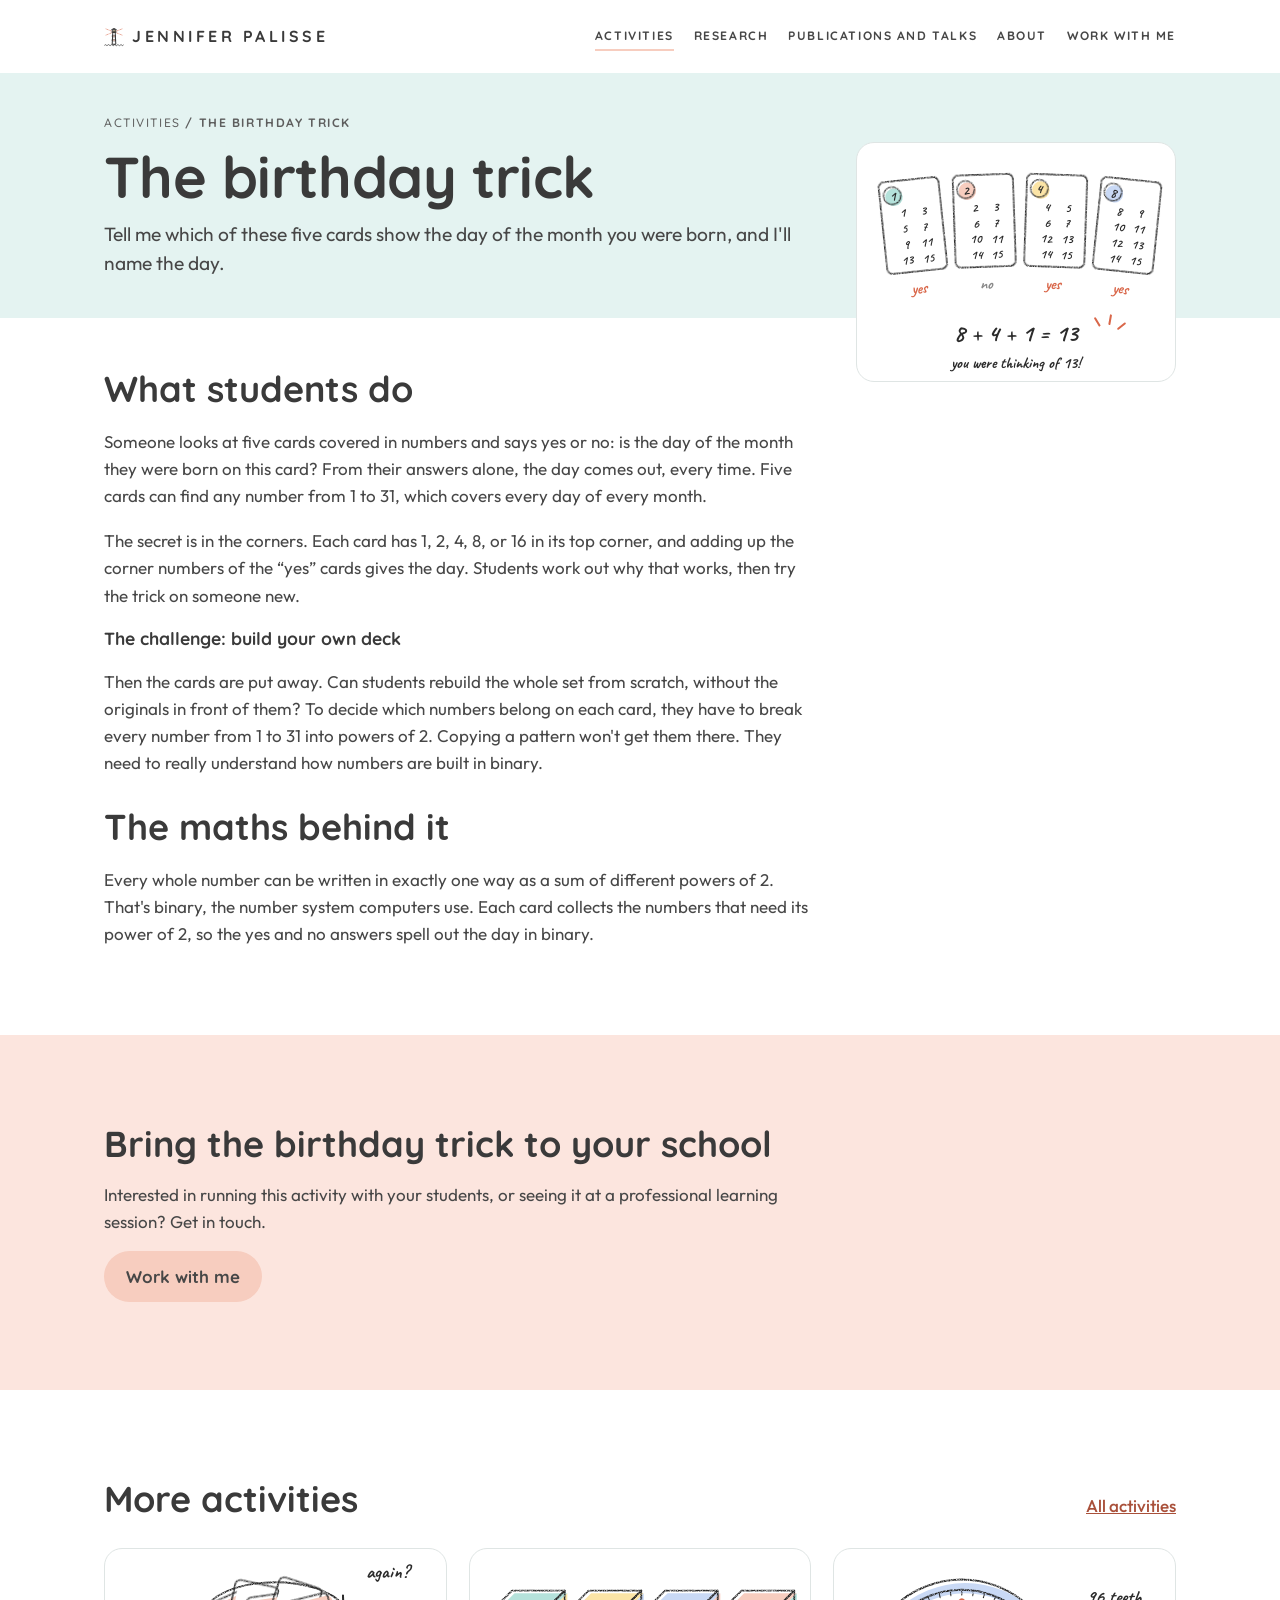
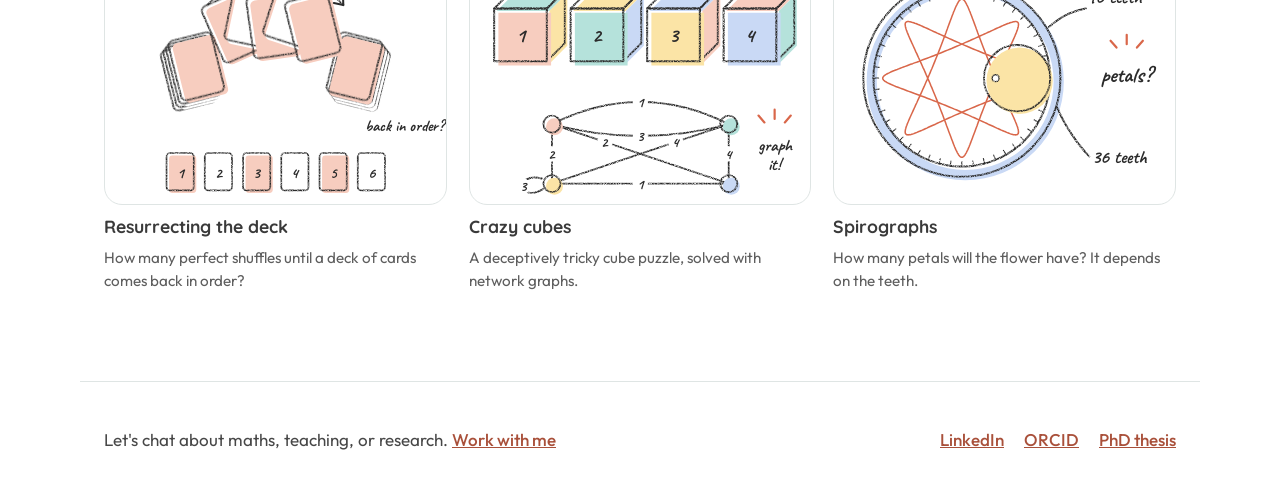
<file: activities/birthday-trick/index.html>
<!doctype html>
<html lang="en-AU">
<head>
<meta charset="utf-8">
<meta name="viewport" content="width=device-width, initial-scale=1, viewport-fit=cover">
<link rel="icon" href="../../favicon.svg" type="image/svg+xml">
<link rel="icon" href="../../favicon-32.png" sizes="32x32" type="image/png">
<link rel="apple-touch-icon" href="../../apple-touch-icon.png">
<title>The birthday trick: a binary number magic trick | Jennifer Palisse</title>
<meta name="description" content="Guess the day of the month someone was born, from 1 to 31, using five cards. A maths magic trick built on binary numbers and powers of 2, which students work out and then build themselves.">
<link rel="preconnect" href="https://fonts.googleapis.com">
<link rel="preconnect" href="https://fonts.gstatic.com" crossorigin>
<link rel="stylesheet" href="https://fonts.googleapis.com/css2?family=Quicksand:wght@500;700&family=Outfit:wght@300;400;500&family=Caveat:wght@600;700&display=swap">
<link rel="stylesheet" href="../../styles.css">
</head>
<body>

<div class="wrap">
  <header class="top">
    <a class="brand" href="../../"><img src="../../favicon.svg" alt="" width="20" height="20">Jennifer Palisse</a>
    <nav aria-label="Main">
      <a href="../" aria-current="page">Activities</a>
      <a href="../../research/">Research</a>
      <a href="../../publications/">Publications and talks</a>
      <a href="../../about/">About</a>
      <a href="../../work-with-me/">Work with me</a>
    </nav>
  </header>
</div>

<main>
  <div class="tint-a act-band">
  <div class="wrap">
    <section class="act-hero">
      <div class="stack" style="gap:20px; min-width:0">
        <p class="crumbs"><a href="../">Activities</a> / The birthday trick</p>
        <h1>The birthday trick</h1>
        <p class="lede measure">Tell me which of these five cards show the day of the month you were born, and I'll name the day.</p>
      </div>
      <div class="pic illo" data-illo="birthday-trick"></div>
    </section>
  </div>
  </div>

  <div class="wrap">
    <section class="band prose act-body">
      <h2>What students do</h2>
      <p>Someone looks at five cards covered in numbers and says yes or no: is the day of the month they were born on this card? From their answers alone, the day comes out, every time. Five cards can find any number from 1 to 31, which covers every day of every month.</p>
      <p>The secret is in the corners. Each card has 1, 2, 4, 8, or 16 in its top corner, and adding up the corner numbers of the &ldquo;yes&rdquo; cards gives the day. Students work out why that works, then try the trick on someone new.</p>
      <h3>The challenge: build your own deck</h3>
      <p>Then the cards are put away. Can students rebuild the whole set from scratch, without the originals in front of them? To decide which numbers belong on each card, they have to break every number from 1 to 31 into powers of 2. Copying a pattern won't get them there. They need to really understand how numbers are built in binary.</p>
      <h2>The maths behind it</h2>
      <p>Every whole number can be written in exactly one way as a sum of different powers of 2. That's binary, the number system computers use. Each card collects the numbers that need its power of 2, so the yes and no answers spell out the day in binary.</p>
    </section>
  </div>
</main>

<section class="tint-b">
  <div class="wrap band cta">
    <h2>Bring the birthday trick to your school</h2>
    <p class="measure">Interested in running this activity with your students, or seeing it at a professional learning session? Get in touch.</p>
    <a class="btn primary" href="../../work-with-me/">Work with me</a>
  </div>
</section>

<section class="wrap band stack">
  <div class="head-row">
    <h2>More activities</h2>
    <a href="../">All activities</a>
  </div>
  <div class="grid3">
    <a class="card" href="../resurrecting-the-deck/">
      <div class="pic illo" data-illo="riffle-shuffle"></div>
      <h3>Resurrecting the deck</h3>
      <p>How many perfect shuffles until a deck of cards comes back in order?</p>
    </a>
    <a class="card" href="../crazy-cubes/">
      <div class="pic illo" data-illo="crazy-cubes"></div>
      <h3>Crazy cubes</h3>
      <p>A deceptively tricky cube puzzle, solved with network graphs.</p>
    </a>
    <a class="card" href="../spirographs/">
      <div class="pic illo" data-illo="spirographs"></div>
      <h3>Spirographs</h3>
      <p>How many petals will the flower have? It depends on the teeth.</p>
    </a>
  </div>
</section>

<footer class="wrap foot">
  <p>Let's chat about maths, teaching, or research. <a href="../../work-with-me/">Work with me</a></p>
  <div>
    <a href="https://www.linkedin.com/in/mathsahoy/">LinkedIn</a>
    <a href="https://orcid.org/0000-0002-1245-3520">ORCID</a>
    <a href="https://minerva-access.unimelb.edu.au/items/eab84d38-bff2-421e-abc6-2bdf36058ad2">PhD thesis</a>
  </div>
</footer>
<script src="../../illustrations.js"></script>
</body>
</html>
</file>
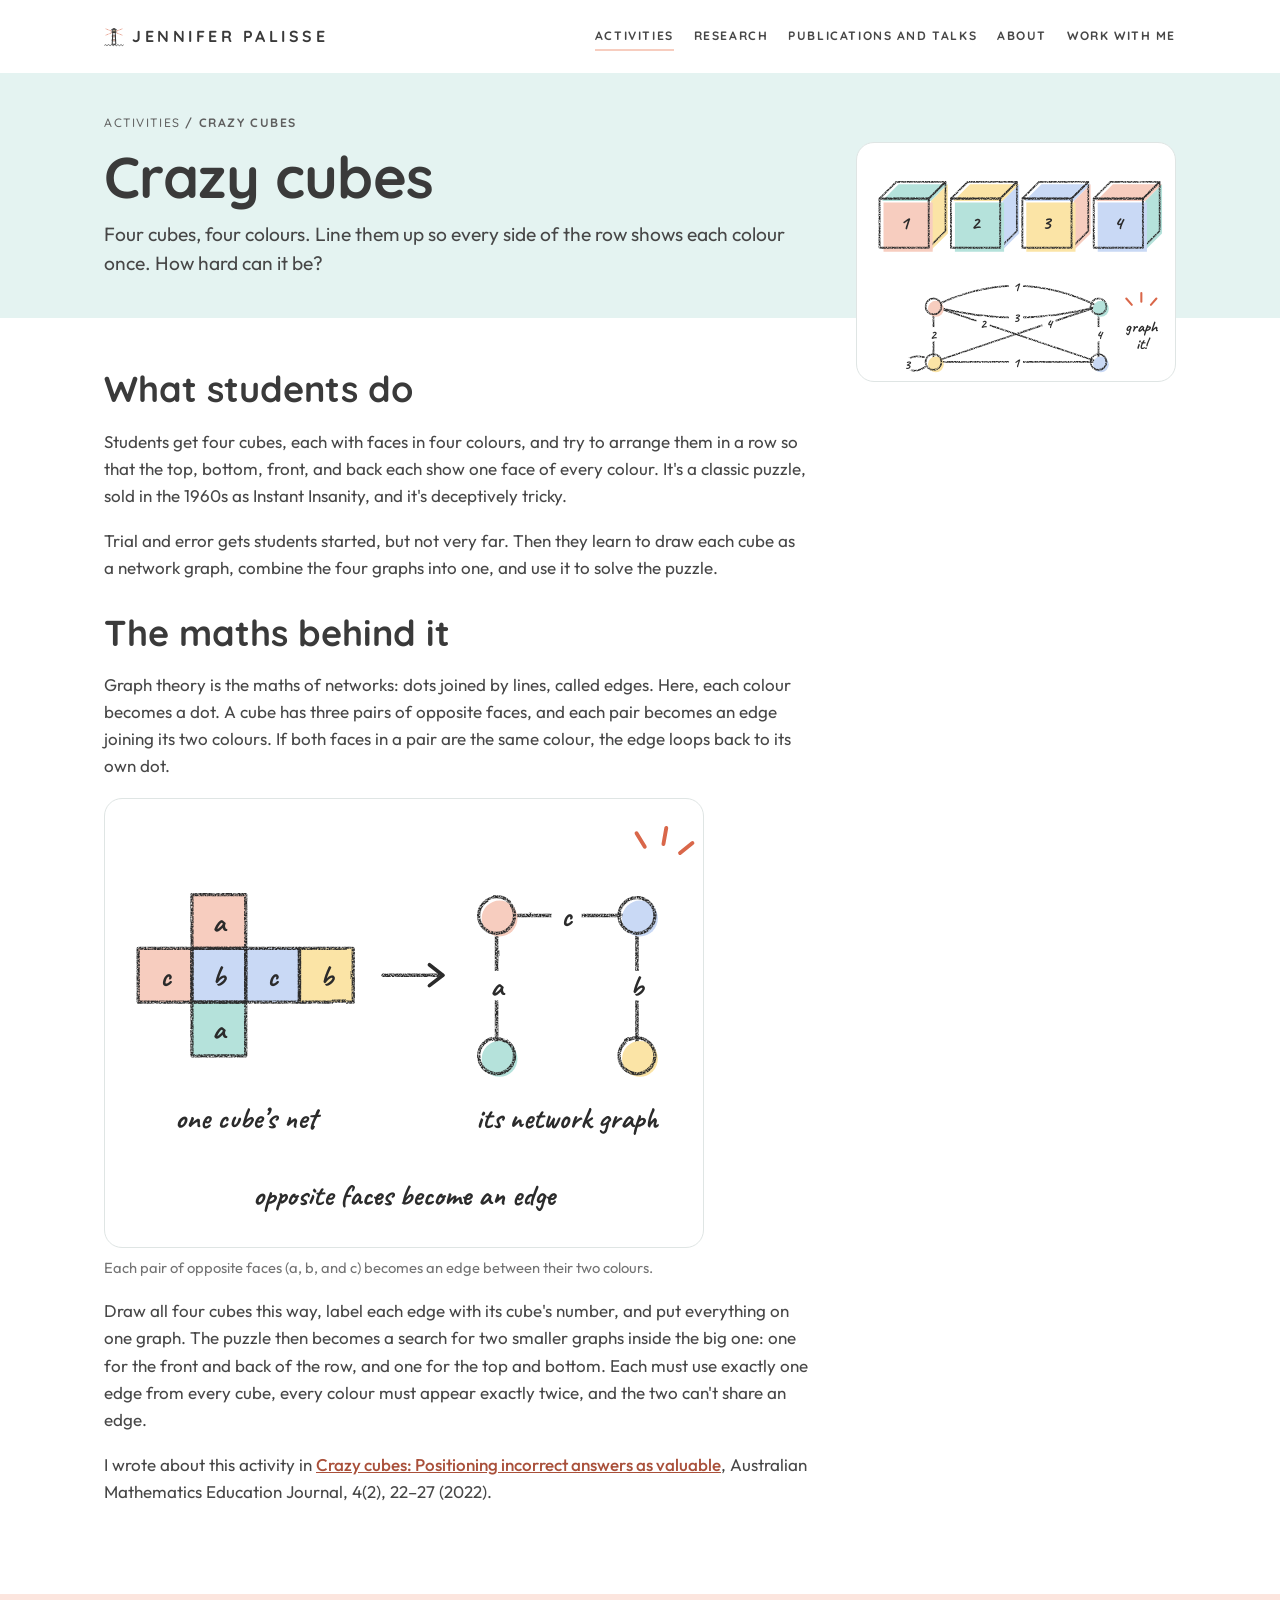
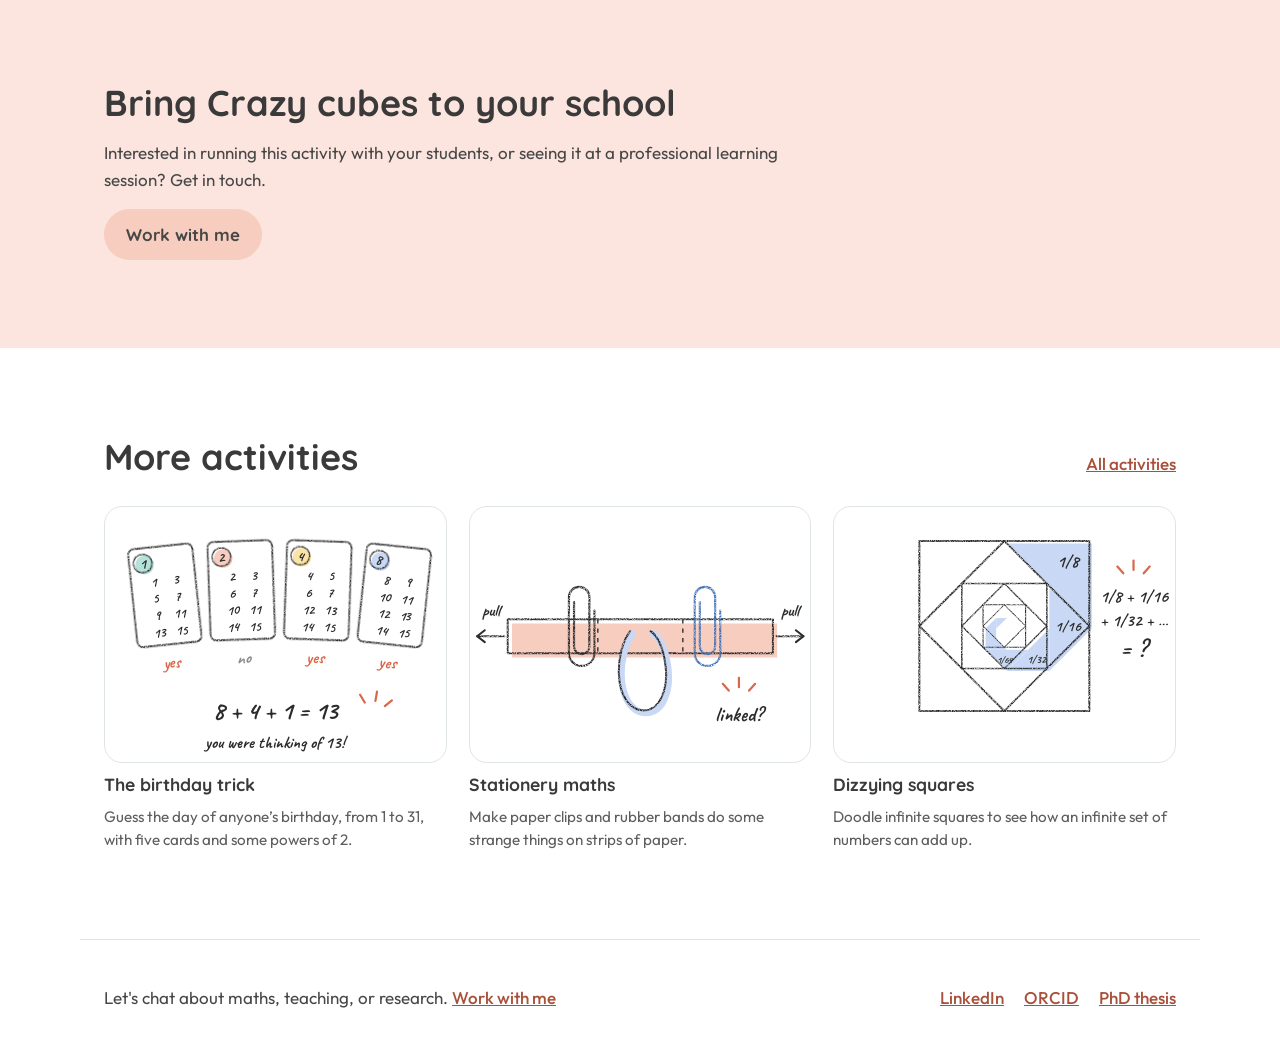
<file: activities/crazy-cubes/index.html>
<!doctype html>
<html lang="en-AU">
<head>
<meta charset="utf-8">
<meta name="viewport" content="width=device-width, initial-scale=1, viewport-fit=cover">
<link rel="icon" href="../../favicon.svg" type="image/svg+xml">
<link rel="icon" href="../../favicon-32.png" sizes="32x32" type="image/png">
<link rel="apple-touch-icon" href="../../apple-touch-icon.png">
<title>Crazy cubes: solving a cube puzzle with network graphs | Jennifer Palisse</title>
<meta name="description" content="A deceptively tricky puzzle: line up four coloured cubes so every side shows each colour once. Students use network graphs from graph theory to crack it.">
<link rel="preconnect" href="https://fonts.googleapis.com">
<link rel="preconnect" href="https://fonts.gstatic.com" crossorigin>
<link rel="stylesheet" href="https://fonts.googleapis.com/css2?family=Quicksand:wght@500;700&family=Outfit:wght@300;400;500&family=Caveat:wght@600;700&display=swap">
<link rel="stylesheet" href="../../styles.css">
</head>
<body>

<div class="wrap">
  <header class="top">
    <a class="brand" href="../../"><img src="../../favicon.svg" alt="" width="20" height="20">Jennifer Palisse</a>
    <nav aria-label="Main">
      <a href="../" aria-current="page">Activities</a>
      <a href="../../research/">Research</a>
      <a href="../../publications/">Publications and talks</a>
      <a href="../../about/">About</a>
      <a href="../../work-with-me/">Work with me</a>
    </nav>
  </header>
</div>

<main>
  <div class="tint-a act-band">
  <div class="wrap">
    <section class="act-hero">
      <div class="stack" style="gap:20px; min-width:0">
        <p class="crumbs"><a href="../">Activities</a> / Crazy cubes</p>
        <h1>Crazy cubes</h1>
        <p class="lede measure">Four cubes, four colours. Line them up so every side of the row shows each colour once. How hard can it be?</p>
      </div>
      <div class="pic illo" data-illo="crazy-cubes"></div>
    </section>
  </div>
  </div>

  <div class="wrap">
    <section class="band prose act-body">
      <h2>What students do</h2>
      <p>Students get four cubes, each with faces in four colours, and try to arrange them in a row so that the top, bottom, front, and back each show one face of every colour. It's a classic puzzle, sold in the 1960s as Instant Insanity, and it's deceptively tricky.</p>
      <p>Trial and error gets students started, but not very far. Then they learn to draw each cube as a network graph, combine the four graphs into one, and use it to solve the puzzle.</p>
      <h2>The maths behind it</h2>
      <p>Graph theory is the maths of networks: dots joined by lines, called edges. Here, each colour becomes a dot. A cube has three pairs of opposite faces, and each pair becomes an edge joining its two colours. If both faces in a pair are the same colour, the edge loops back to its own dot.</p>
      <div class="figs">
        <figure><div class="pic illo" data-illo="cube-net-graph"></div><figcaption>Each pair of opposite faces (a, b, and c) becomes an edge between their two colours.</figcaption></figure>
      </div>
      <p>Draw all four cubes this way, label each edge with its cube's number, and put everything on one graph. The puzzle then becomes a search for two smaller graphs inside the big one: one for the front and back of the row, and one for the top and bottom. Each must use exactly one edge from every cube, every colour must appear exactly twice, and the two can't share an edge.</p>
      <p>I wrote about this activity in <a href="https://drive.google.com/file/d/1KcvOtZ78oMynVIUIgtcZBsp8AO-2GMlc/view?usp=share_link">Crazy cubes: Positioning incorrect answers as valuable</a>, Australian Mathematics Education Journal, 4(2), 22&ndash;27 (2022).</p>
    </section>
  </div>
</main>

<section class="tint-b">
  <div class="wrap band cta">
    <h2>Bring Crazy cubes to your school</h2>
    <p class="measure">Interested in running this activity with your students, or seeing it at a professional learning session? Get in touch.</p>
    <a class="btn primary" href="../../work-with-me/">Work with me</a>
  </div>
</section>

<section class="wrap band stack">
  <div class="head-row">
    <h2>More activities</h2>
    <a href="../">All activities</a>
  </div>
  <div class="grid3">
    <a class="card" href="../birthday-trick/">
      <div class="pic illo" data-illo="birthday-trick"></div>
      <h3>The birthday trick</h3>
      <p>Guess the day of anyone&rsquo;s birthday, from 1 to 31, with five cards and some powers of 2.</p>
    </a>
    <a class="card" href="../stationery-maths/">
      <div class="pic illo" data-illo="paper-clips"></div>
      <h3>Stationery maths</h3>
      <p>Make paper clips and rubber bands do some strange things on strips of paper.</p>
    </a>
    <a class="card" href="../dizzying-squares/">
      <div class="pic illo" data-illo="spiralling-square"></div>
      <h3>Dizzying squares</h3>
      <p>Doodle infinite squares to see how an infinite set of numbers can add up.</p>
    </a>
  </div>
</section>

<footer class="wrap foot">
  <p>Let's chat about maths, teaching, or research. <a href="../../work-with-me/">Work with me</a></p>
  <div>
    <a href="https://www.linkedin.com/in/mathsahoy/">LinkedIn</a>
    <a href="https://orcid.org/0000-0002-1245-3520">ORCID</a>
    <a href="https://minerva-access.unimelb.edu.au/items/eab84d38-bff2-421e-abc6-2bdf36058ad2">PhD thesis</a>
  </div>
</footer>
<script src="../../illustrations.js"></script>
</body>
</html>
</file>
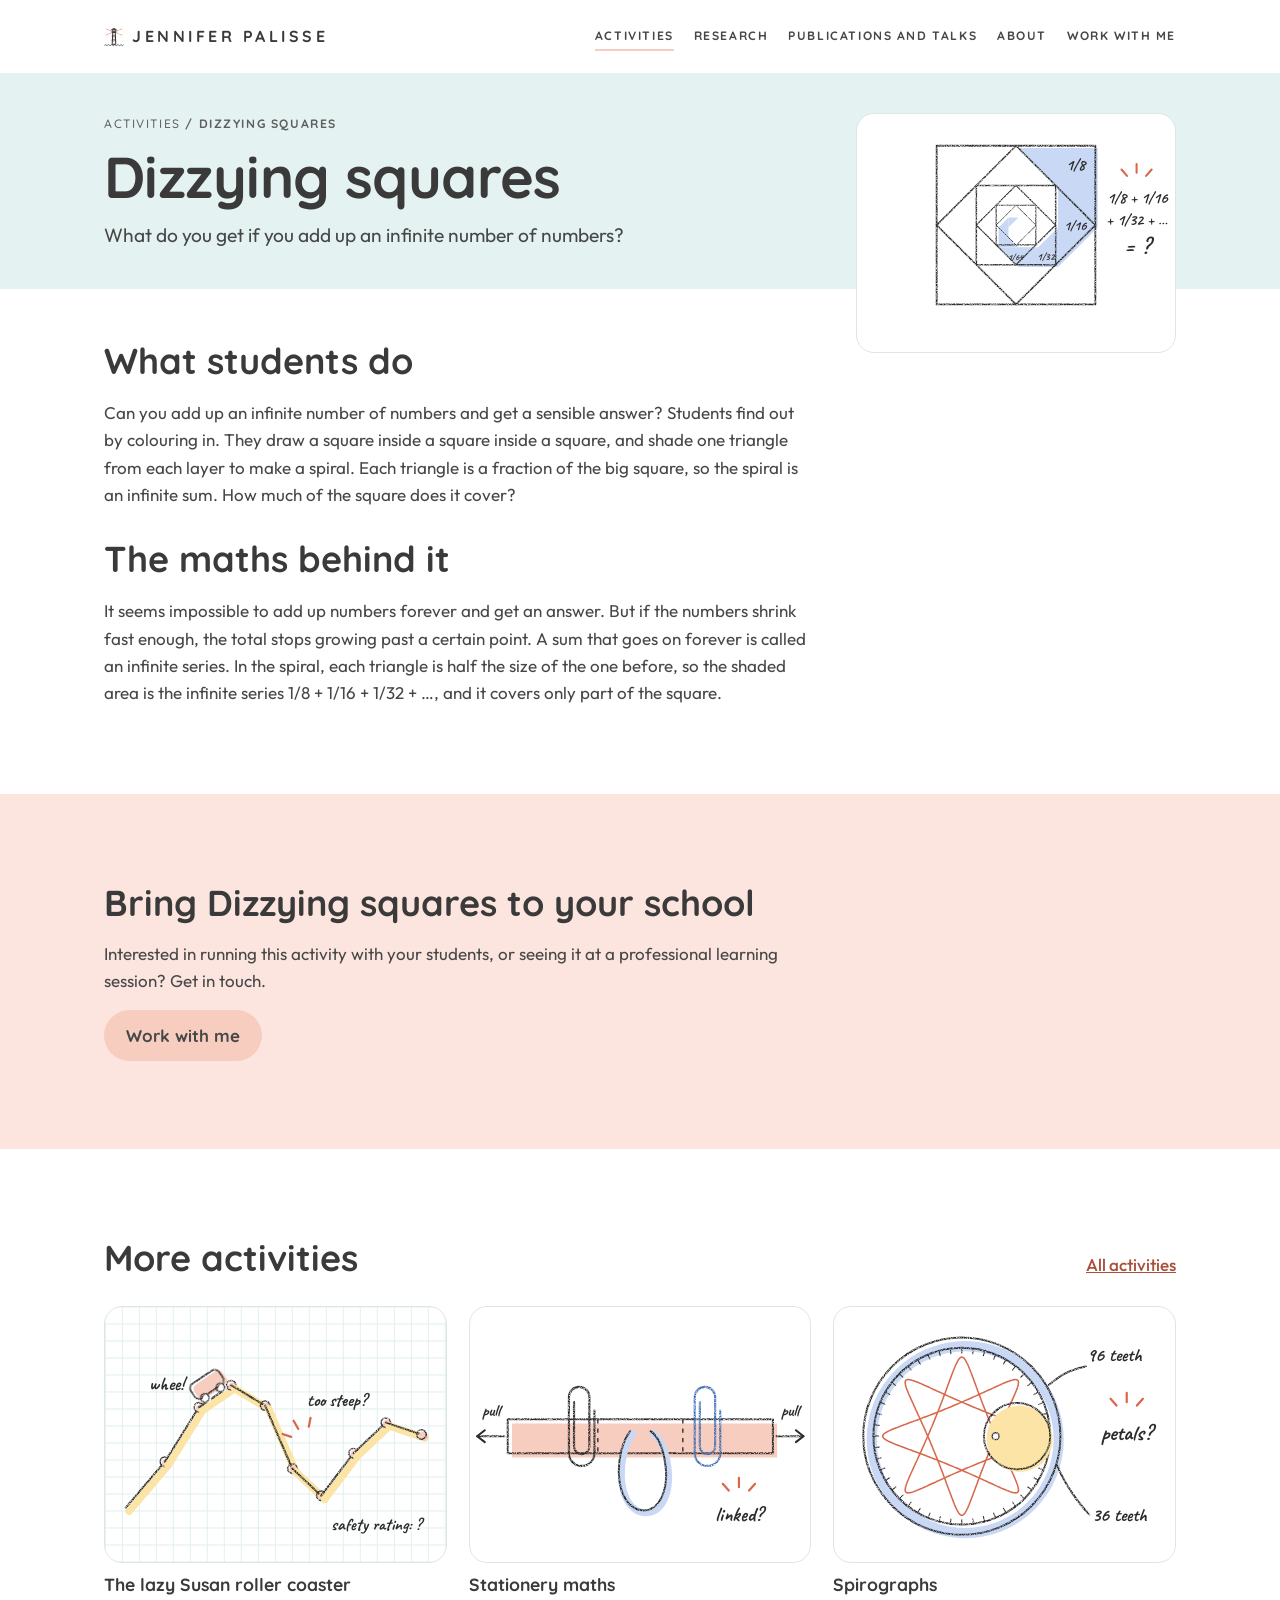
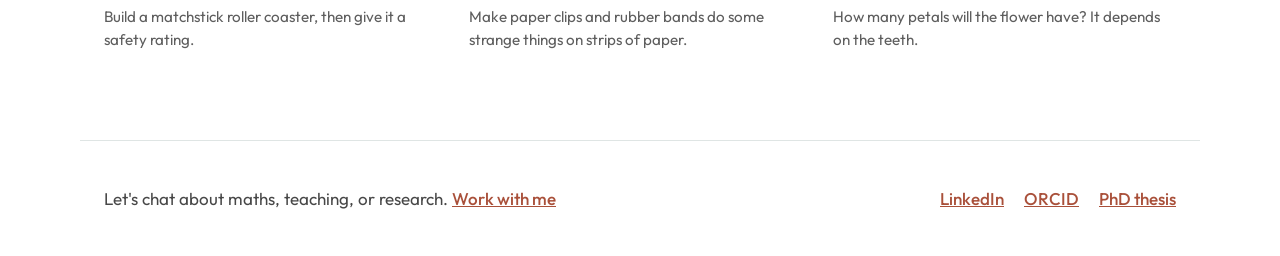
<file: activities/dizzying-squares/index.html>
<!doctype html>
<html lang="en-AU">
<head>
<meta charset="utf-8">
<meta name="viewport" content="width=device-width, initial-scale=1, viewport-fit=cover">
<link rel="icon" href="../../favicon.svg" type="image/svg+xml">
<link rel="icon" href="../../favicon-32.png" sizes="32x32" type="image/png">
<link rel="apple-touch-icon" href="../../apple-touch-icon.png">
<title>Dizzying squares: drawing infinite series | Jennifer Palisse</title>
<meta name="description" content="What do you get if you add an infinite number of numbers? Students doodle spirals of squares to explore infinite series and find some surprising totals.">
<link rel="preconnect" href="https://fonts.googleapis.com">
<link rel="preconnect" href="https://fonts.gstatic.com" crossorigin>
<link rel="stylesheet" href="https://fonts.googleapis.com/css2?family=Quicksand:wght@500;700&family=Outfit:wght@300;400;500&family=Caveat:wght@600;700&display=swap">
<link rel="stylesheet" href="../../styles.css">
</head>
<body>

<div class="wrap">
  <header class="top">
    <a class="brand" href="../../"><img src="../../favicon.svg" alt="" width="20" height="20">Jennifer Palisse</a>
    <nav aria-label="Main">
      <a href="../" aria-current="page">Activities</a>
      <a href="../../research/">Research</a>
      <a href="../../publications/">Publications and talks</a>
      <a href="../../about/">About</a>
      <a href="../../work-with-me/">Work with me</a>
    </nav>
  </header>
</div>

<main>
  <div class="tint-a act-band">
  <div class="wrap">
    <section class="act-hero">
      <div class="stack" style="gap:20px; min-width:0">
        <p class="crumbs"><a href="../">Activities</a> / Dizzying squares</p>
        <h1>Dizzying squares</h1>
        <p class="lede measure">What do you get if you add up an infinite number of numbers?</p>
      </div>
      <div class="pic illo" data-illo="spiralling-square"></div>
    </section>
  </div>
  </div>

  <div class="wrap">
    <section class="band prose act-body">
      <h2>What students do</h2>
      <p>Can you add up an infinite number of numbers and get a sensible answer? Students find out by colouring in. They draw a square inside a square inside a square, and shade one triangle from each layer to make a spiral. Each triangle is a fraction of the big square, so the spiral is an infinite sum. How much of the square does it cover?</p>
      <h2>The maths behind it</h2>
      <p>It seems impossible to add up numbers forever and get an answer. But if the numbers shrink fast enough, the total stops growing past a certain point. A sum that goes on forever is called an infinite series. In the spiral, each triangle is half the size of the one before, so the shaded area is the infinite series 1/8 + 1/16 + 1/32 + &hellip;, and it covers only part of the square.</p>
    </section>
  </div>
</main>

<section class="tint-b">
  <div class="wrap band cta">
    <h2>Bring Dizzying squares to your school</h2>
    <p class="measure">Interested in running this activity with your students, or seeing it at a professional learning session? Get in touch.</p>
    <a class="btn primary" href="../../work-with-me/">Work with me</a>
  </div>
</section>

<section class="wrap band stack">
  <div class="head-row">
    <h2>More activities</h2>
    <a href="../">All activities</a>
  </div>
  <div class="grid3">
    <a class="card" href="../lazy-susan-roller-coaster/">
      <div class="pic illo" data-illo="roller-coaster"></div>
      <h3>The lazy Susan roller coaster</h3>
      <p>Build a matchstick roller coaster, then give it a safety rating.</p>
    </a>
    <a class="card" href="../stationery-maths/">
      <div class="pic illo" data-illo="paper-clips"></div>
      <h3>Stationery maths</h3>
      <p>Make paper clips and rubber bands do some strange things on strips of paper.</p>
    </a>
    <a class="card" href="../spirographs/">
      <div class="pic illo" data-illo="spirographs"></div>
      <h3>Spirographs</h3>
      <p>How many petals will the flower have? It depends on the teeth.</p>
    </a>
  </div>
</section>

<footer class="wrap foot">
  <p>Let's chat about maths, teaching, or research. <a href="../../work-with-me/">Work with me</a></p>
  <div>
    <a href="https://www.linkedin.com/in/mathsahoy/">LinkedIn</a>
    <a href="https://orcid.org/0000-0002-1245-3520">ORCID</a>
    <a href="https://minerva-access.unimelb.edu.au/items/eab84d38-bff2-421e-abc6-2bdf36058ad2">PhD thesis</a>
  </div>
</footer>
<script src="../../illustrations.js"></script>
</body>
</html>
</file>
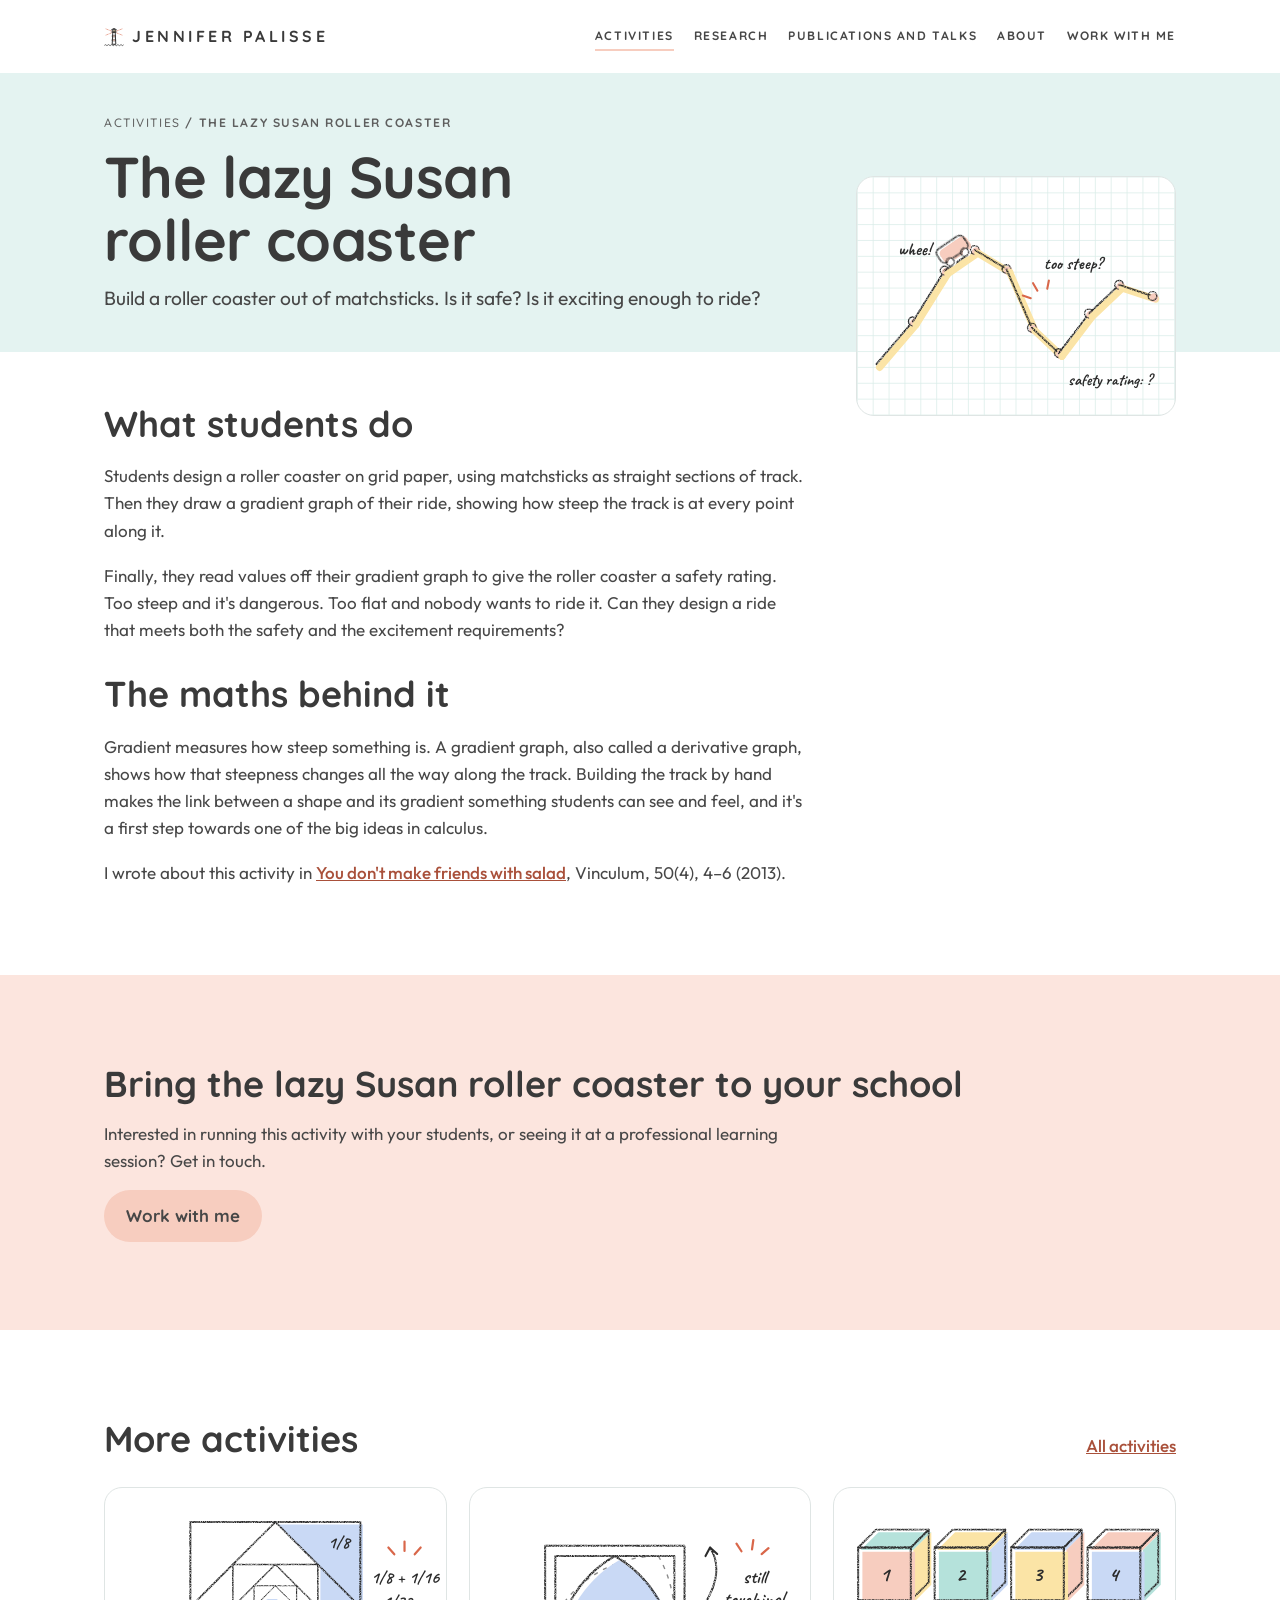
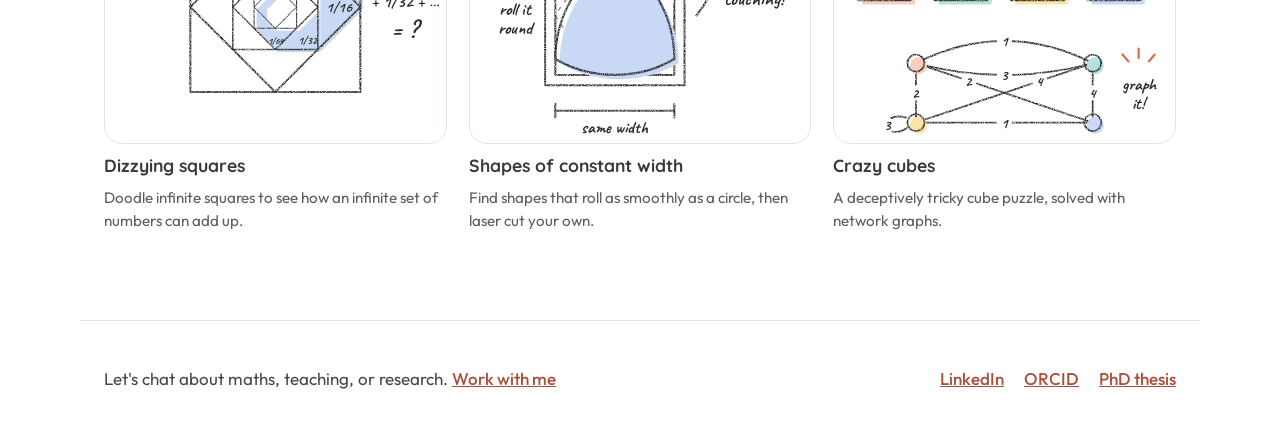
<file: activities/lazy-susan-roller-coaster/index.html>
<!doctype html>
<html lang="en-AU">
<head>
<meta charset="utf-8">
<meta name="viewport" content="width=device-width, initial-scale=1, viewport-fit=cover">
<link rel="icon" href="../../favicon.svg" type="image/svg+xml">
<link rel="icon" href="../../favicon-32.png" sizes="32x32" type="image/png">
<link rel="apple-touch-icon" href="../../apple-touch-icon.png">
<title>The lazy Susan roller coaster: a hands-on gradient activity | Jennifer Palisse</title>
<meta name="description" content="Students build a matchstick roller coaster, draw its gradient graph, and read off values to give their ride a safety rating. A hands-on introduction to gradients.">
<link rel="preconnect" href="https://fonts.googleapis.com">
<link rel="preconnect" href="https://fonts.gstatic.com" crossorigin>
<link rel="stylesheet" href="https://fonts.googleapis.com/css2?family=Quicksand:wght@500;700&family=Outfit:wght@300;400;500&family=Caveat:wght@600;700&display=swap">
<link rel="stylesheet" href="../../styles.css">
</head>
<body>

<div class="wrap">
  <header class="top">
    <a class="brand" href="../../"><img src="../../favicon.svg" alt="" width="20" height="20">Jennifer Palisse</a>
    <nav aria-label="Main">
      <a href="../" aria-current="page">Activities</a>
      <a href="../../research/">Research</a>
      <a href="../../publications/">Publications and talks</a>
      <a href="../../about/">About</a>
      <a href="../../work-with-me/">Work with me</a>
    </nav>
  </header>
</div>

<main>
  <div class="tint-a act-band">
  <div class="wrap">
    <section class="act-hero">
      <div class="stack" style="gap:20px; min-width:0">
        <p class="crumbs"><a href="../">Activities</a> / The lazy Susan roller coaster</p>
        <h1>The lazy Susan roller coaster</h1>
        <p class="lede measure">Build a roller coaster out of matchsticks. Is it safe? Is it exciting enough to ride?</p>
      </div>
      <div class="pic illo" data-illo="roller-coaster"></div>
    </section>
  </div>
  </div>

  <div class="wrap">
    <section class="band prose act-body">
      <h2>What students do</h2>
      <p>Students design a roller coaster on grid paper, using matchsticks as straight sections of track. Then they draw a gradient graph of their ride, showing how steep the track is at every point along it.</p>
      <p>Finally, they read values off their gradient graph to give the roller coaster a safety rating. Too steep and it's dangerous. Too flat and nobody wants to ride it. Can they design a ride that meets both the safety and the excitement requirements?</p>
      <h2>The maths behind it</h2>
      <p>Gradient measures how steep something is. A gradient graph, also called a derivative graph, shows how that steepness changes all the way along the track. Building the track by hand makes the link between a shape and its gradient something students can see and feel, and it's a first step towards one of the big ideas in calculus.</p>
      <p>I wrote about this activity in <a href="https://drive.google.com/file/d/1GoZnhbLSWEEOg_dXdLWTu36SO5ze2bod/view?usp=share_link">You don't make friends with salad</a>, Vinculum, 50(4), 4&ndash;6 (2013).</p>
    </section>
  </div>
</main>

<section class="tint-b">
  <div class="wrap band cta">
    <h2>Bring the lazy Susan roller coaster to your school</h2>
    <p class="measure">Interested in running this activity with your students, or seeing it at a professional learning session? Get in touch.</p>
    <a class="btn primary" href="../../work-with-me/">Work with me</a>
  </div>
</section>

<section class="wrap band stack">
  <div class="head-row">
    <h2>More activities</h2>
    <a href="../">All activities</a>
  </div>
  <div class="grid3">
    <a class="card" href="../dizzying-squares/">
      <div class="pic illo" data-illo="spiralling-square"></div>
      <h3>Dizzying squares</h3>
      <p>Doodle infinite squares to see how an infinite set of numbers can add up.</p>
    </a>
    <a class="card" href="../shapes-of-constant-width/">
      <div class="pic illo" data-illo="constant-width"></div>
      <h3>Shapes of constant width</h3>
      <p>Find shapes that roll as smoothly as a circle, then laser cut your own.</p>
    </a>
    <a class="card" href="../crazy-cubes/">
      <div class="pic illo" data-illo="crazy-cubes"></div>
      <h3>Crazy cubes</h3>
      <p>A deceptively tricky cube puzzle, solved with network graphs.</p>
    </a>
  </div>
</section>

<footer class="wrap foot">
  <p>Let's chat about maths, teaching, or research. <a href="../../work-with-me/">Work with me</a></p>
  <div>
    <a href="https://www.linkedin.com/in/mathsahoy/">LinkedIn</a>
    <a href="https://orcid.org/0000-0002-1245-3520">ORCID</a>
    <a href="https://minerva-access.unimelb.edu.au/items/eab84d38-bff2-421e-abc6-2bdf36058ad2">PhD thesis</a>
  </div>
</footer>
<script src="../../illustrations.js"></script>
</body>
</html>
</file>
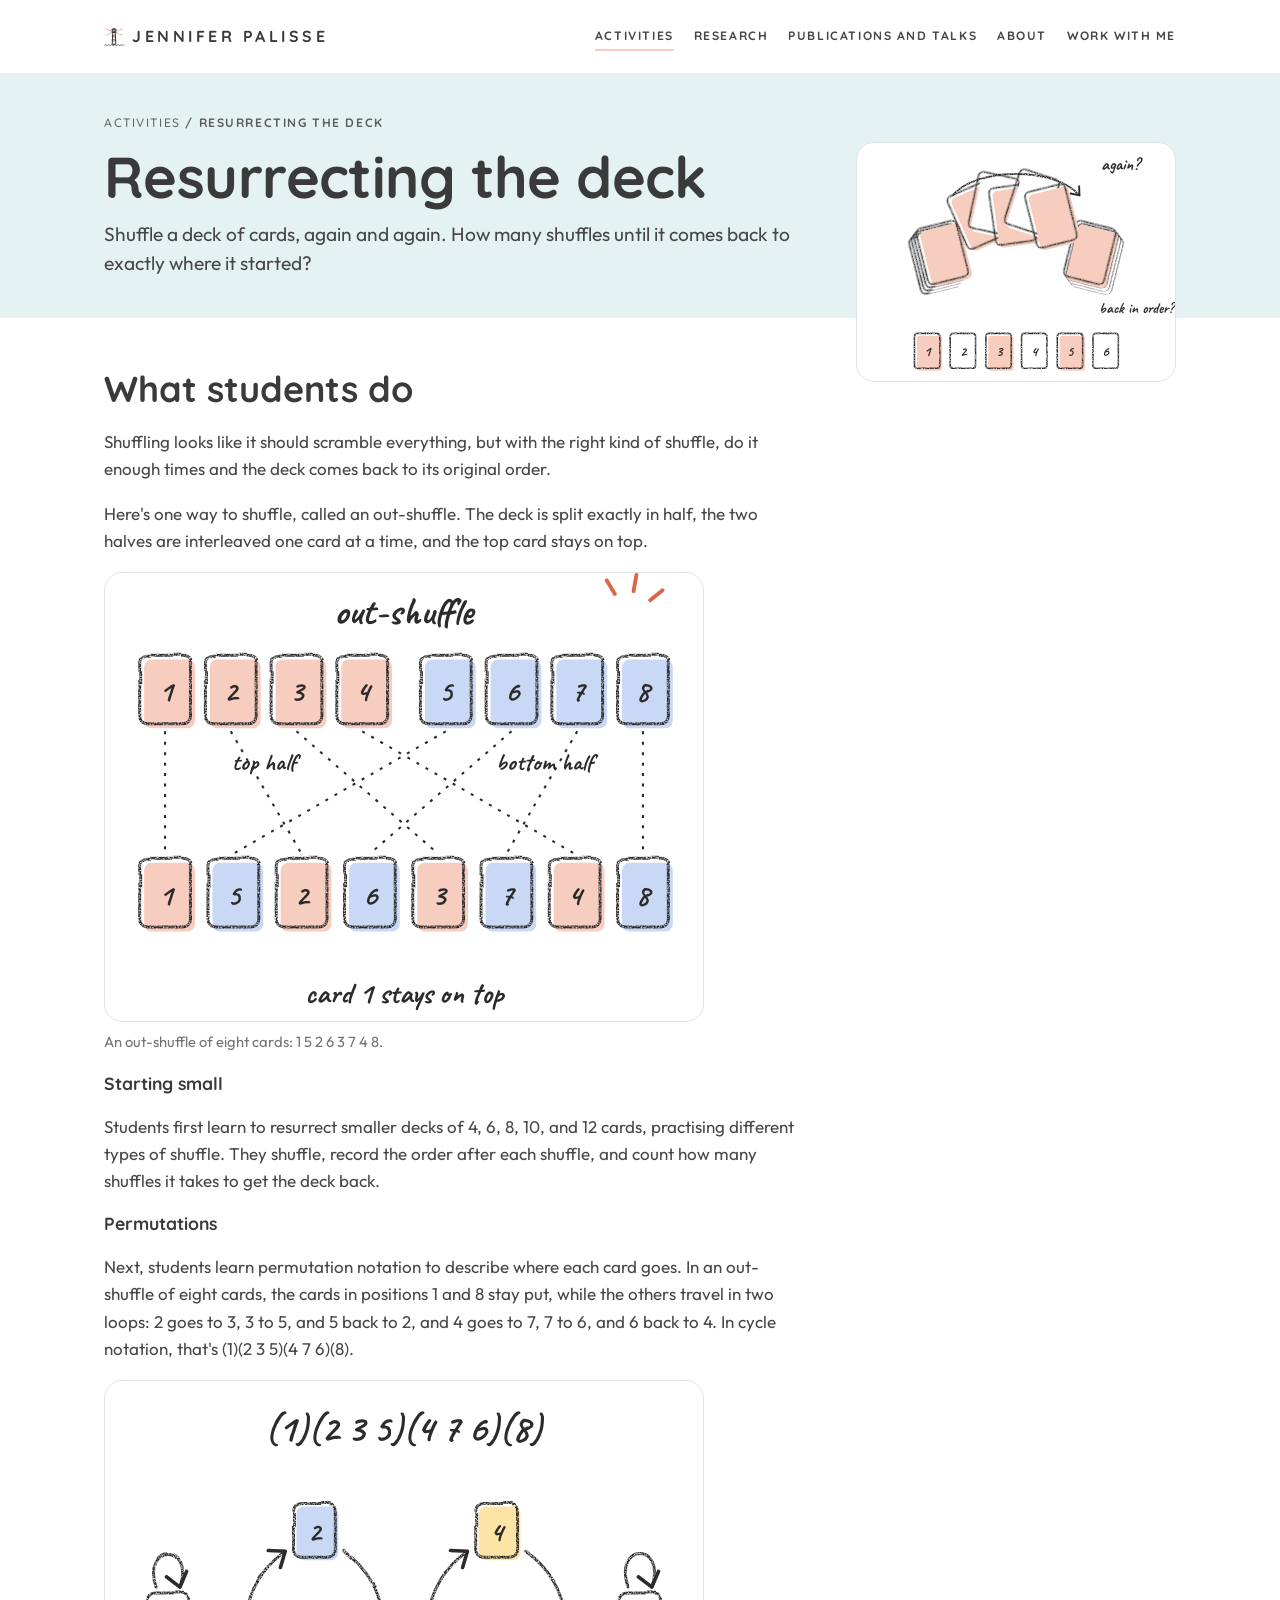
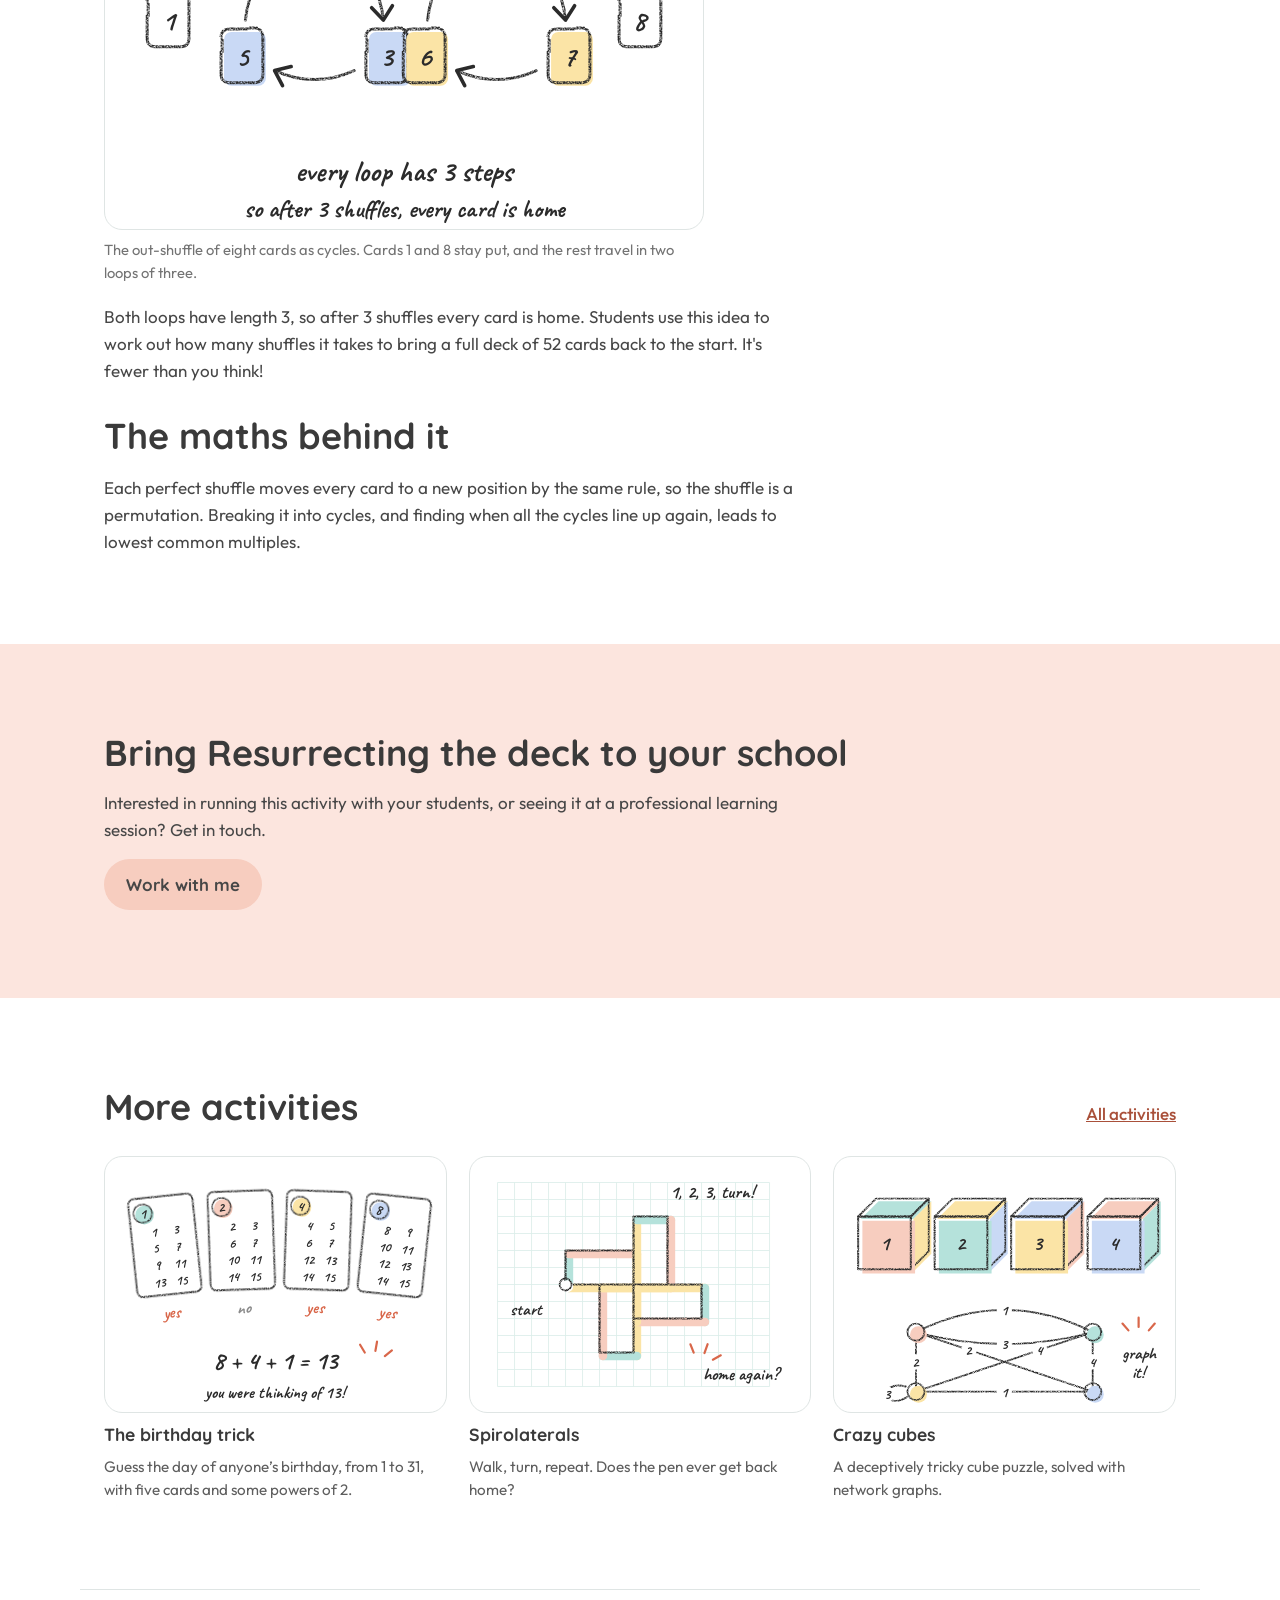
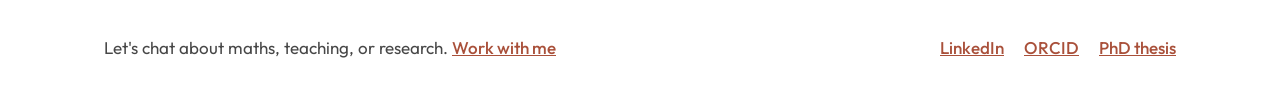
<file: activities/resurrecting-the-deck/index.html>
<!doctype html>
<html lang="en-AU">
<head>
<meta charset="utf-8">
<meta name="viewport" content="width=device-width, initial-scale=1, viewport-fit=cover">
<link rel="icon" href="../../favicon.svg" type="image/svg+xml">
<link rel="icon" href="../../favicon-32.png" sizes="32x32" type="image/png">
<link rel="apple-touch-icon" href="../../apple-touch-icon.png">
<title>Resurrecting the deck: perfect shuffles and patterns | Jennifer Palisse</title>
<meta name="description" content="How many perfect riffle shuffles bring a deck of cards back to its starting order? A hands-on investigation into shuffles, permutations, and lowest common multiples.">
<link rel="preconnect" href="https://fonts.googleapis.com">
<link rel="preconnect" href="https://fonts.gstatic.com" crossorigin>
<link rel="stylesheet" href="https://fonts.googleapis.com/css2?family=Quicksand:wght@500;700&family=Outfit:wght@300;400;500&family=Caveat:wght@600;700&display=swap">
<link rel="stylesheet" href="../../styles.css">
</head>
<body>

<div class="wrap">
  <header class="top">
    <a class="brand" href="../../"><img src="../../favicon.svg" alt="" width="20" height="20">Jennifer Palisse</a>
    <nav aria-label="Main">
      <a href="../" aria-current="page">Activities</a>
      <a href="../../research/">Research</a>
      <a href="../../publications/">Publications and talks</a>
      <a href="../../about/">About</a>
      <a href="../../work-with-me/">Work with me</a>
    </nav>
  </header>
</div>

<main>
  <div class="tint-a act-band">
  <div class="wrap">
    <section class="act-hero">
      <div class="stack" style="gap:20px; min-width:0">
        <p class="crumbs"><a href="../">Activities</a> / Resurrecting the deck</p>
        <h1>Resurrecting the deck</h1>
        <p class="lede measure">Shuffle a deck of cards, again and again. How many shuffles until it comes back to exactly where it started?</p>
      </div>
      <div class="pic illo" data-illo="riffle-shuffle"></div>
    </section>
  </div>
  </div>

  <div class="wrap">
    <section class="band prose act-body">
      <h2>What students do</h2>
      <p>Shuffling looks like it should scramble everything, but with the right kind of shuffle, do it enough times and the deck comes back to its original order.</p>
      <p>Here's one way to shuffle, called an out-shuffle. The deck is split exactly in half, the two halves are interleaved one card at a time, and the top card stays on top.</p>
      <div class="figs">
        <figure><div class="pic illo" data-illo="out-shuffle"></div><figcaption>An out-shuffle of eight cards: 1 5 2 6 3 7 4 8.</figcaption></figure>
      </div>
      <h3>Starting small</h3>
      <p>Students first learn to resurrect smaller decks of 4, 6, 8, 10, and 12 cards, practising different types of shuffle. They shuffle, record the order after each shuffle, and count how many shuffles it takes to get the deck back.</p>
      <h3>Permutations</h3>
      <p>Next, students learn permutation notation to describe where each card goes. In an out-shuffle of eight cards, the cards in positions 1 and 8 stay put, while the others travel in two loops: 2 goes to 3, 3 to 5, and 5 back to 2, and 4 goes to 7, 7 to 6, and 6 back to 4. In cycle notation, that's (1)(2 3 5)(4 7 6)(8).</p>
      <div class="figs">
        <figure><div class="pic illo" data-illo="shuffle-cycles"></div><figcaption>The out-shuffle of eight cards as cycles. Cards 1 and 8 stay put, and the rest travel in two loops of three.</figcaption></figure>
      </div>
      <p>Both loops have length 3, so after 3 shuffles every card is home. Students use this idea to work out how many shuffles it takes to bring a full deck of 52 cards back to the start. It's fewer than you think!</p>
      <h2>The maths behind it</h2>
      <p>Each perfect shuffle moves every card to a new position by the same rule, so the shuffle is a permutation. Breaking it into cycles, and finding when all the cycles line up again, leads to lowest common multiples.</p>
    </section>
  </div>
</main>

<section class="tint-b">
  <div class="wrap band cta">
    <h2>Bring Resurrecting the deck to your school</h2>
    <p class="measure">Interested in running this activity with your students, or seeing it at a professional learning session? Get in touch.</p>
    <a class="btn primary" href="../../work-with-me/">Work with me</a>
  </div>
</section>

<section class="wrap band stack">
  <div class="head-row">
    <h2>More activities</h2>
    <a href="../">All activities</a>
  </div>
  <div class="grid3">
    <a class="card" href="../birthday-trick/">
      <div class="pic illo" data-illo="birthday-trick"></div>
      <h3>The birthday trick</h3>
      <p>Guess the day of anyone&rsquo;s birthday, from 1 to 31, with five cards and some powers of 2.</p>
    </a>
    <a class="card" href="../spirolaterals/">
      <div class="pic illo" data-illo="spirolaterals"></div>
      <h3>Spirolaterals</h3>
      <p>Walk, turn, repeat. Does the pen ever get back home?</p>
    </a>
    <a class="card" href="../crazy-cubes/">
      <div class="pic illo" data-illo="crazy-cubes"></div>
      <h3>Crazy cubes</h3>
      <p>A deceptively tricky cube puzzle, solved with network graphs.</p>
    </a>
  </div>
</section>

<footer class="wrap foot">
  <p>Let's chat about maths, teaching, or research. <a href="../../work-with-me/">Work with me</a></p>
  <div>
    <a href="https://www.linkedin.com/in/mathsahoy/">LinkedIn</a>
    <a href="https://orcid.org/0000-0002-1245-3520">ORCID</a>
    <a href="https://minerva-access.unimelb.edu.au/items/eab84d38-bff2-421e-abc6-2bdf36058ad2">PhD thesis</a>
  </div>
</footer>
<script src="../../illustrations.js"></script>
</body>
</html>
</file>
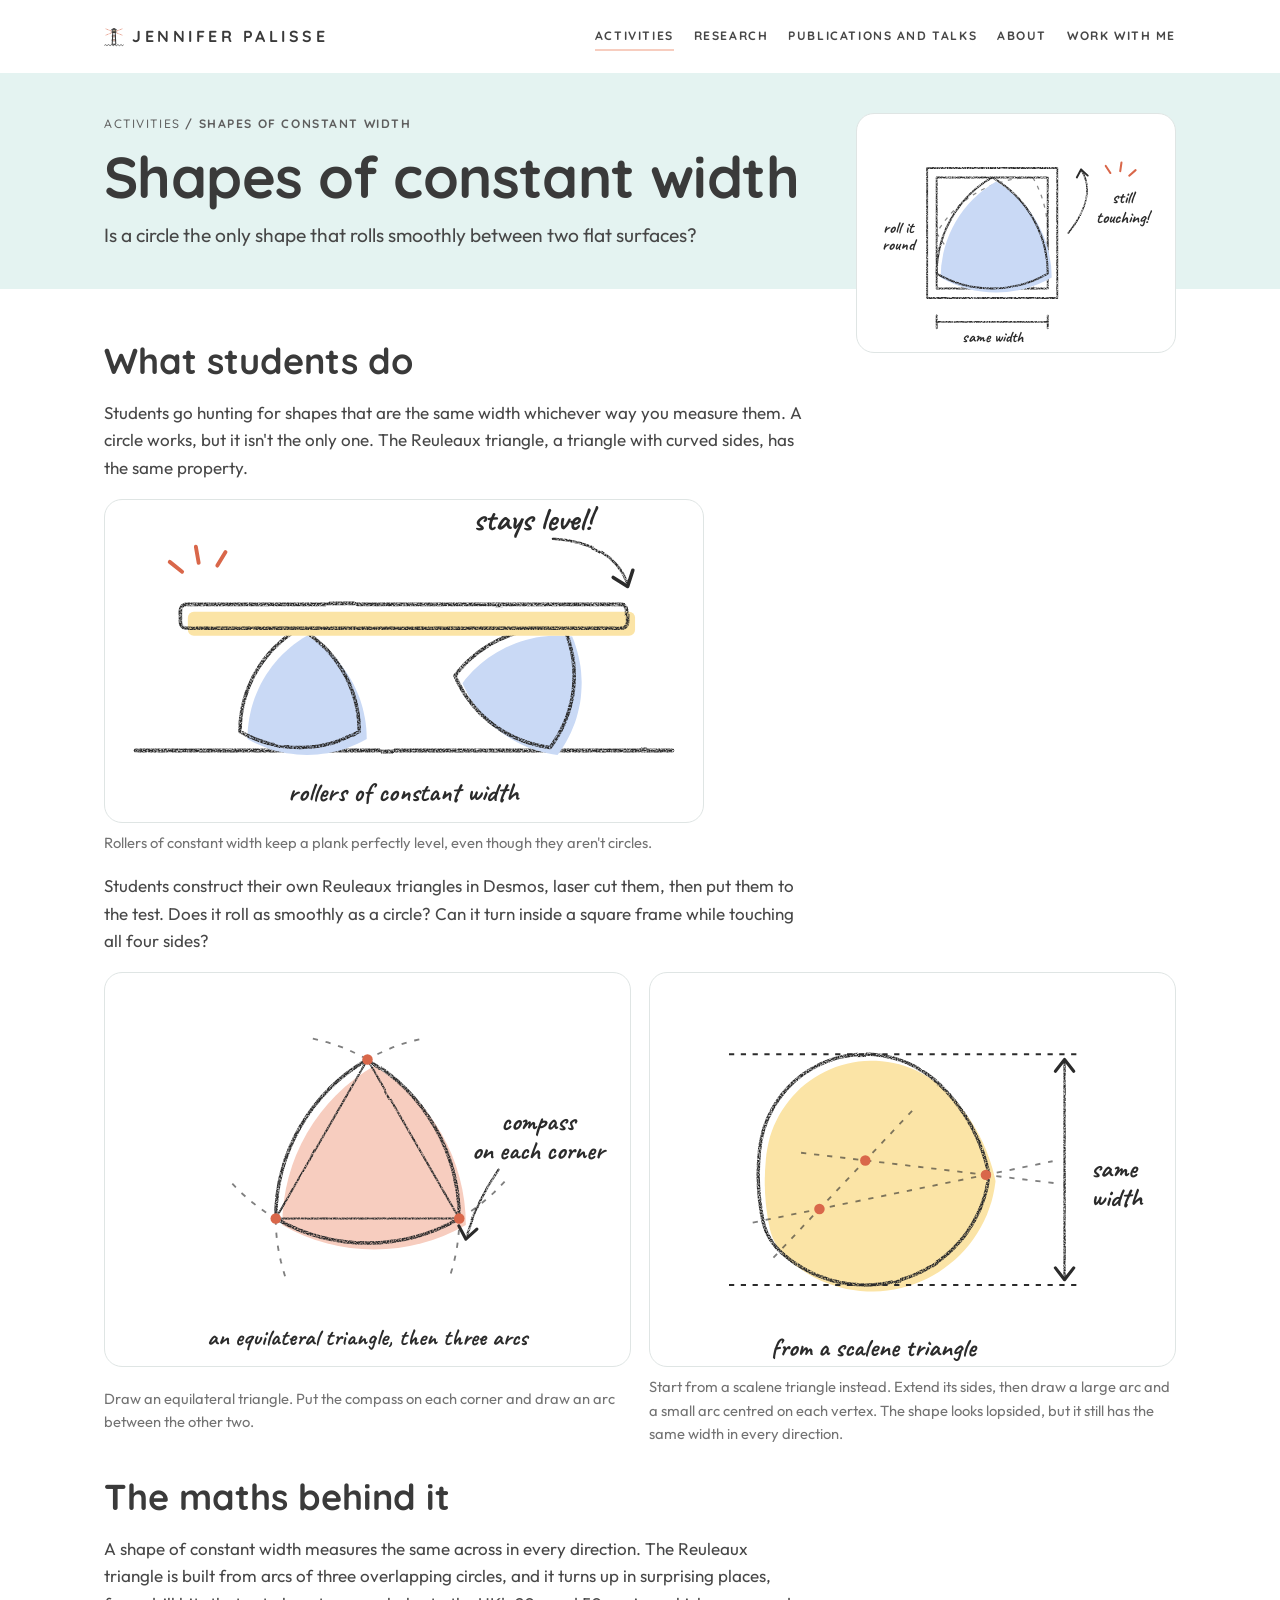
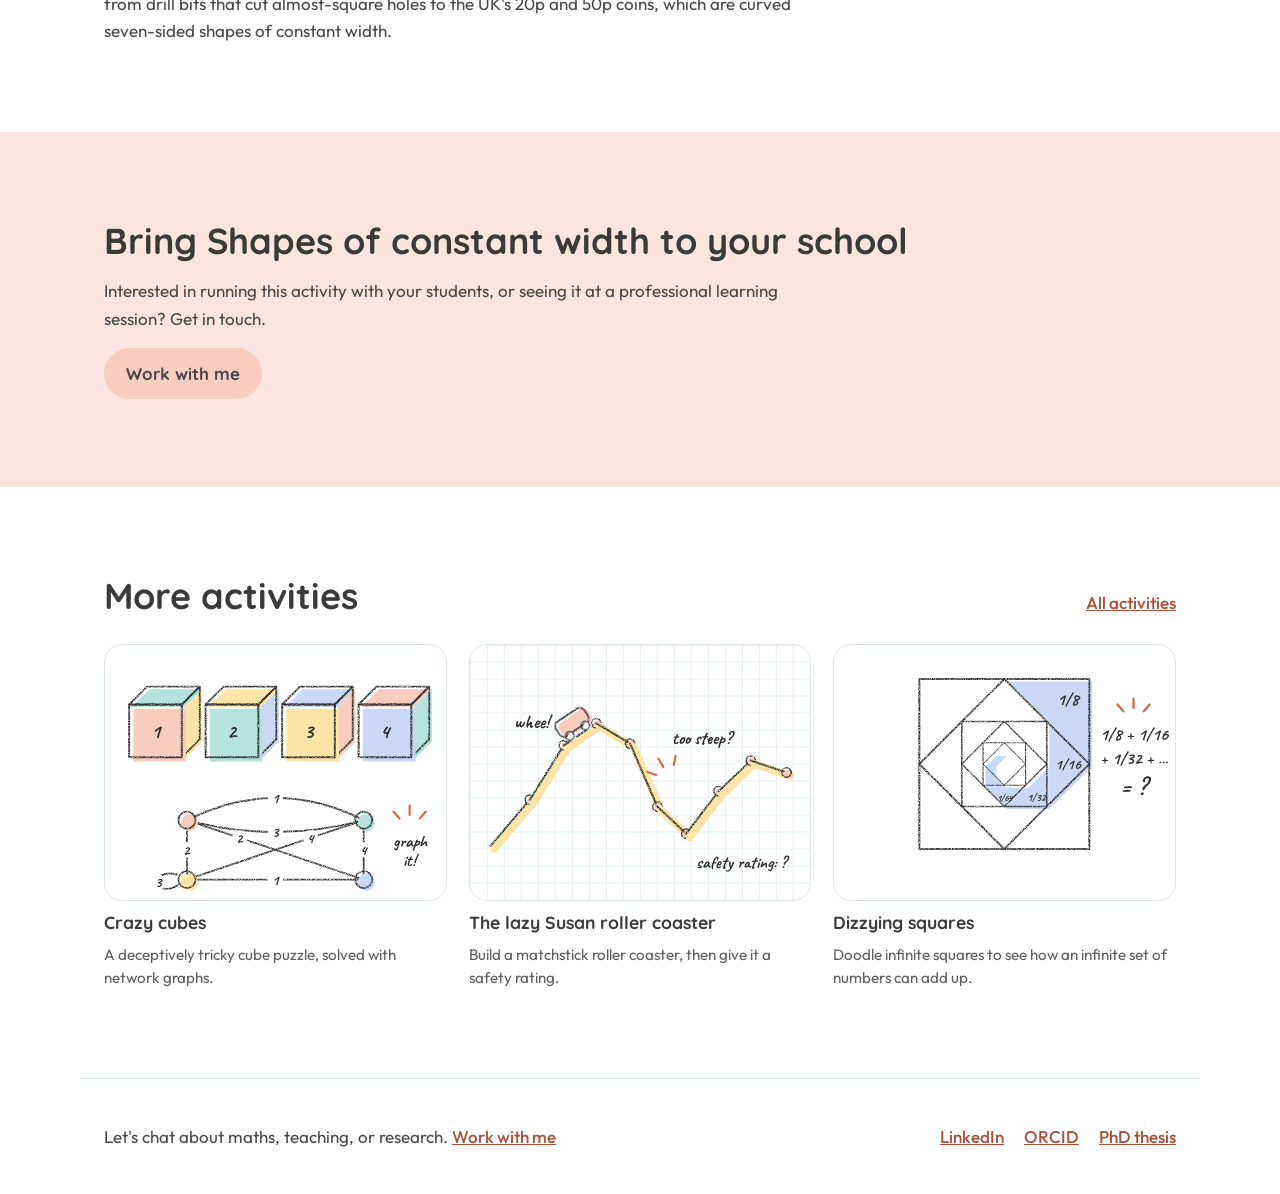
<file: activities/shapes-of-constant-width/index.html>
<!doctype html>
<html lang="en-AU">
<head>
<meta charset="utf-8">
<meta name="viewport" content="width=device-width, initial-scale=1, viewport-fit=cover">
<link rel="icon" href="../../favicon.svg" type="image/svg+xml">
<link rel="icon" href="../../favicon-32.png" sizes="32x32" type="image/png">
<link rel="apple-touch-icon" href="../../apple-touch-icon.png">
<title>Shapes of constant width: designing Reuleaux triangles | Jennifer Palisse</title>
<meta name="description" content="Is a circle the only shape that rolls smoothly? Students design Reuleaux triangles in Desmos, laser cut them, and test whether they really have constant width.">
<link rel="preconnect" href="https://fonts.googleapis.com">
<link rel="preconnect" href="https://fonts.gstatic.com" crossorigin>
<link rel="stylesheet" href="https://fonts.googleapis.com/css2?family=Quicksand:wght@500;700&family=Outfit:wght@300;400;500&family=Caveat:wght@600;700&display=swap">
<link rel="stylesheet" href="../../styles.css">
</head>
<body>

<div class="wrap">
  <header class="top">
    <a class="brand" href="../../"><img src="../../favicon.svg" alt="" width="20" height="20">Jennifer Palisse</a>
    <nav aria-label="Main">
      <a href="../" aria-current="page">Activities</a>
      <a href="../../research/">Research</a>
      <a href="../../publications/">Publications and talks</a>
      <a href="../../about/">About</a>
      <a href="../../work-with-me/">Work with me</a>
    </nav>
  </header>
</div>

<main>
  <div class="tint-a act-band">
  <div class="wrap">
    <section class="act-hero">
      <div class="stack" style="gap:20px; min-width:0">
        <p class="crumbs"><a href="../">Activities</a> / Shapes of constant width</p>
        <h1>Shapes of constant width</h1>
        <p class="lede measure">Is a circle the only shape that rolls smoothly between two flat surfaces?</p>
      </div>
      <div class="pic illo" data-illo="constant-width"></div>
    </section>
  </div>
  </div>

  <div class="wrap">
    <section class="band prose act-body">
      <h2>What students do</h2>
      <p>Students go hunting for shapes that are the same width whichever way you measure them. A circle works, but it isn't the only one. The Reuleaux triangle, a triangle with curved sides, has the same property.</p>
      <div class="figs">
        <figure><div class="pic illo wide" data-illo="reuleaux-rollers"></div><figcaption>Rollers of constant width keep a plank perfectly level, even though they aren't circles.</figcaption></figure>
      </div>
      <p>Students construct their own Reuleaux triangles in Desmos, laser cut them, then put them to the test. Does it roll as smoothly as a circle? Can it turn inside a square frame while touching all four sides?</p>
      <div class="figs">
        <figure><div class="pic illo" data-illo="reuleaux-construct"></div><figcaption>Draw an equilateral triangle. Put the compass on each corner and draw an arc between the other two.</figcaption></figure>
        <figure><div class="pic illo" data-illo="reuleaux-lopsided"></div><figcaption>Start from a scalene triangle instead. Extend its sides, then draw a large arc and a small arc centred on each vertex. The shape looks lopsided, but it still has the same width in every direction.</figcaption></figure>
      </div>
      <h2>The maths behind it</h2>
      <p>A shape of constant width measures the same across in every direction. The Reuleaux triangle is built from arcs of three overlapping circles, and it turns up in surprising places, from drill bits that cut almost-square holes to the UK's 20p and 50p coins, which are curved seven-sided shapes of constant width.</p>
    </section>
  </div>
</main>

<section class="tint-b">
  <div class="wrap band cta">
    <h2>Bring Shapes of constant width to your school</h2>
    <p class="measure">Interested in running this activity with your students, or seeing it at a professional learning session? Get in touch.</p>
    <a class="btn primary" href="../../work-with-me/">Work with me</a>
  </div>
</section>

<section class="wrap band stack">
  <div class="head-row">
    <h2>More activities</h2>
    <a href="../">All activities</a>
  </div>
  <div class="grid3">
    <a class="card" href="../crazy-cubes/">
      <div class="pic illo" data-illo="crazy-cubes"></div>
      <h3>Crazy cubes</h3>
      <p>A deceptively tricky cube puzzle, solved with network graphs.</p>
    </a>
    <a class="card" href="../lazy-susan-roller-coaster/">
      <div class="pic illo" data-illo="roller-coaster"></div>
      <h3>The lazy Susan roller coaster</h3>
      <p>Build a matchstick roller coaster, then give it a safety rating.</p>
    </a>
    <a class="card" href="../dizzying-squares/">
      <div class="pic illo" data-illo="spiralling-square"></div>
      <h3>Dizzying squares</h3>
      <p>Doodle infinite squares to see how an infinite set of numbers can add up.</p>
    </a>
  </div>
</section>

<footer class="wrap foot">
  <p>Let's chat about maths, teaching, or research. <a href="../../work-with-me/">Work with me</a></p>
  <div>
    <a href="https://www.linkedin.com/in/mathsahoy/">LinkedIn</a>
    <a href="https://orcid.org/0000-0002-1245-3520">ORCID</a>
    <a href="https://minerva-access.unimelb.edu.au/items/eab84d38-bff2-421e-abc6-2bdf36058ad2">PhD thesis</a>
  </div>
</footer>
<script src="../../illustrations.js"></script>
</body>
</html>
</file>
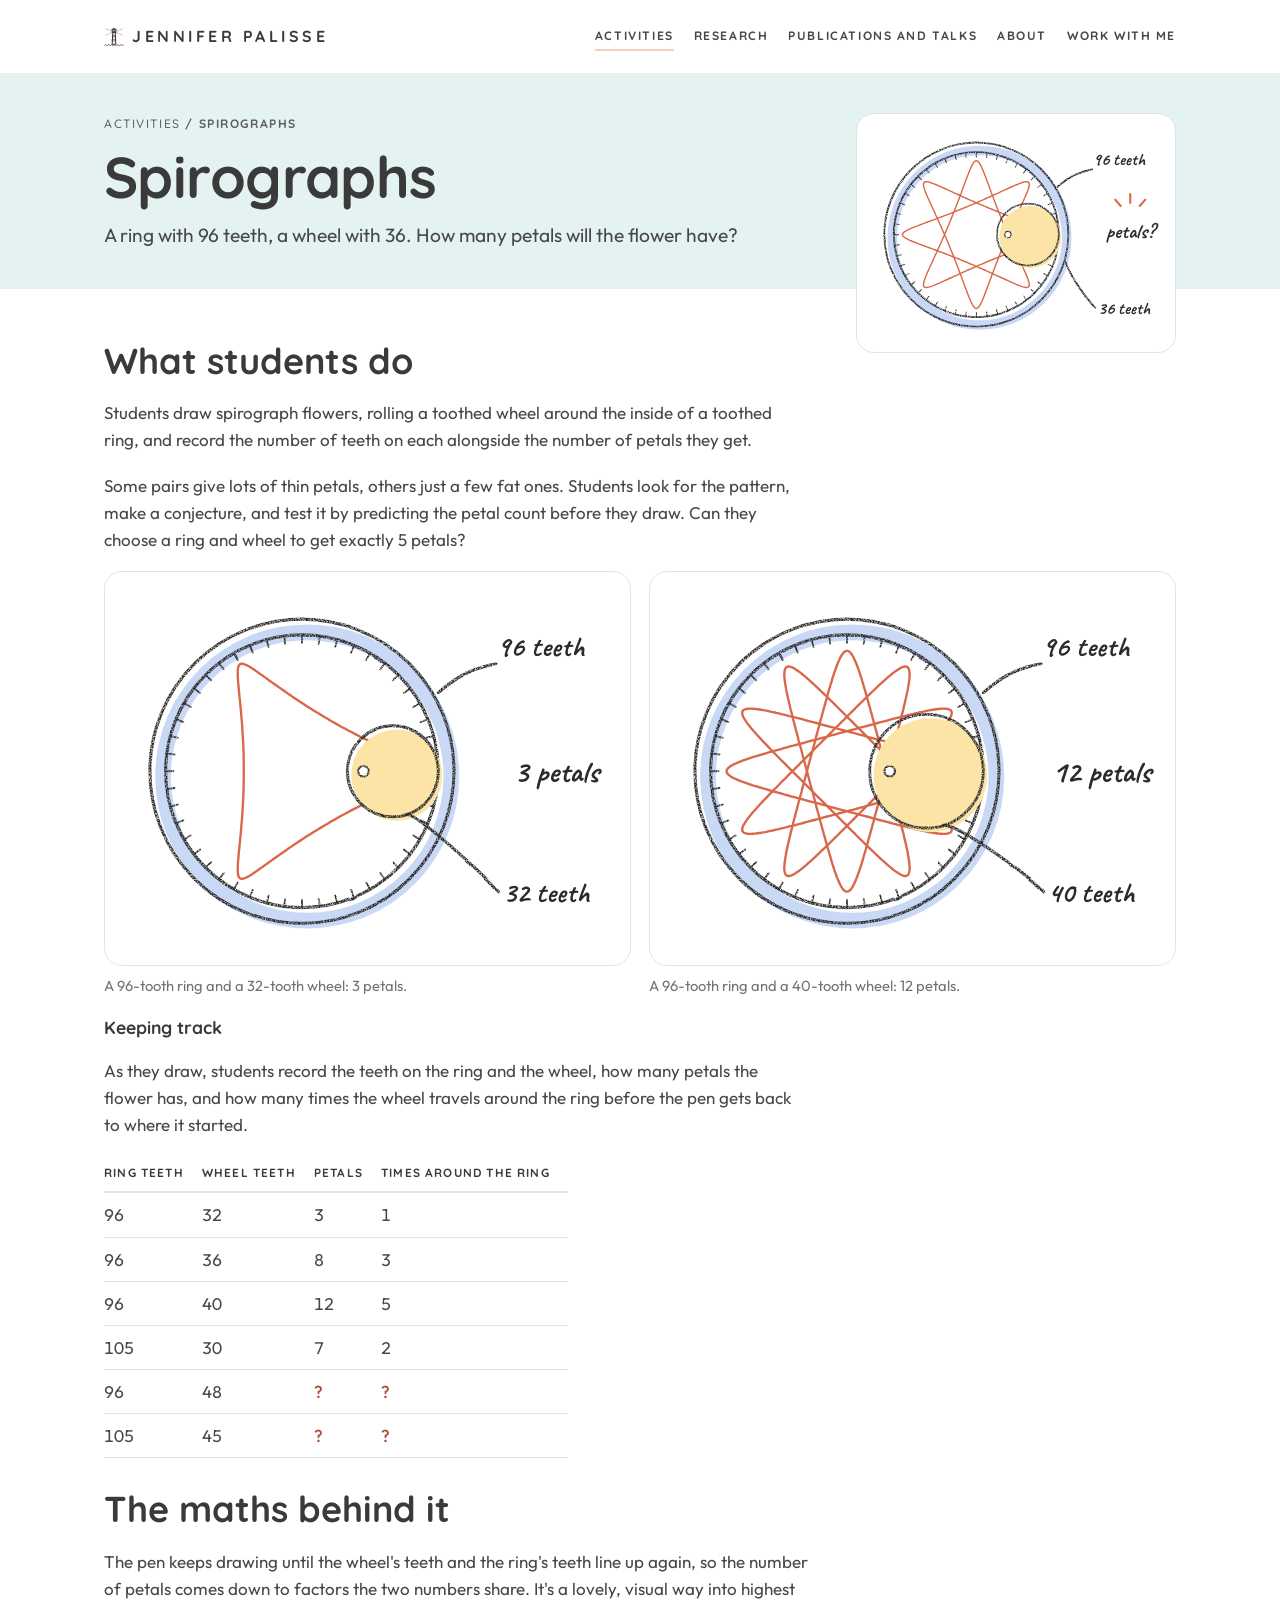
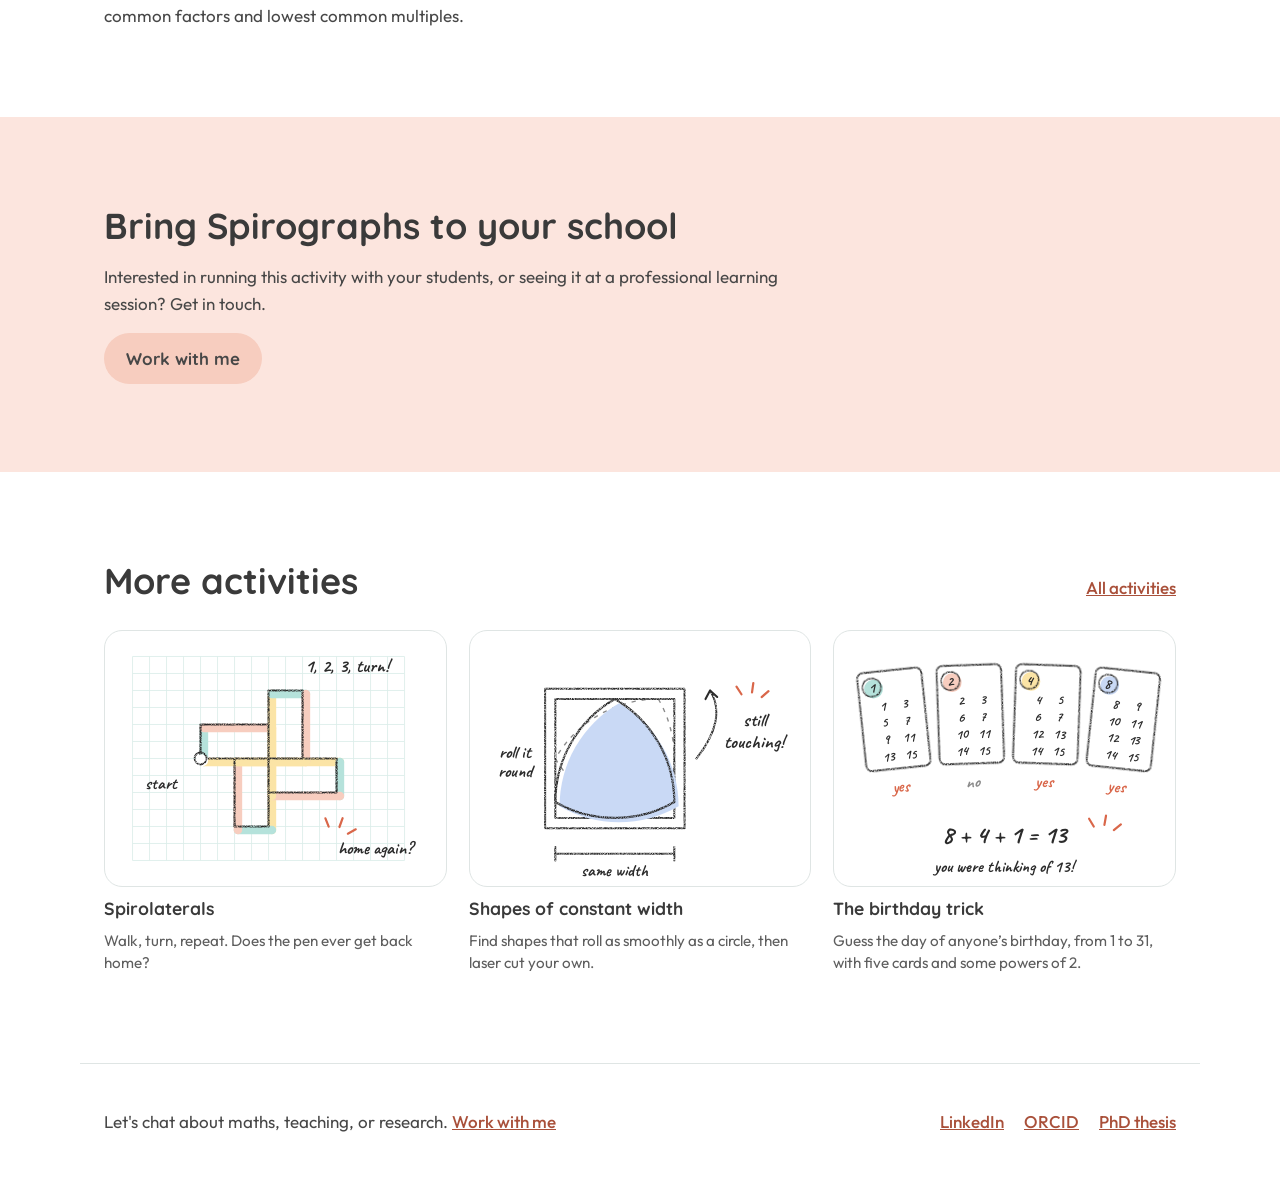
<file: activities/spirographs/index.html>
<!doctype html>
<html lang="en-AU">
<head>
<meta charset="utf-8">
<meta name="viewport" content="width=device-width, initial-scale=1, viewport-fit=cover">
<link rel="icon" href="../../favicon.svg" type="image/svg+xml">
<link rel="icon" href="../../favicon-32.png" sizes="32x32" type="image/png">
<link rel="apple-touch-icon" href="../../apple-touch-icon.png">
<title>Spirographs: how many petals? | Jennifer Palisse</title>
<meta name="description" content="Given the number of teeth on a spirograph ring and wheel, how many petals will the flower have? An investigation into factors and common multiples.">
<link rel="preconnect" href="https://fonts.googleapis.com">
<link rel="preconnect" href="https://fonts.gstatic.com" crossorigin>
<link rel="stylesheet" href="https://fonts.googleapis.com/css2?family=Quicksand:wght@500;700&family=Outfit:wght@300;400;500&family=Caveat:wght@600;700&display=swap">
<link rel="stylesheet" href="../../styles.css">
</head>
<body>

<div class="wrap">
  <header class="top">
    <a class="brand" href="../../"><img src="../../favicon.svg" alt="" width="20" height="20">Jennifer Palisse</a>
    <nav aria-label="Main">
      <a href="../" aria-current="page">Activities</a>
      <a href="../../research/">Research</a>
      <a href="../../publications/">Publications and talks</a>
      <a href="../../about/">About</a>
      <a href="../../work-with-me/">Work with me</a>
    </nav>
  </header>
</div>

<main>
  <div class="tint-a act-band">
  <div class="wrap">
    <section class="act-hero">
      <div class="stack" style="gap:20px; min-width:0">
        <p class="crumbs"><a href="../">Activities</a> / Spirographs</p>
        <h1>Spirographs</h1>
        <p class="lede measure">A ring with 96 teeth, a wheel with 36. How many petals will the flower have?</p>
      </div>
      <div class="pic illo" data-illo="spirographs"></div>
    </section>
  </div>
  </div>

  <div class="wrap">
    <section class="band prose act-body">
      <h2>What students do</h2>
      <p>Students draw spirograph flowers, rolling a toothed wheel around the inside of a toothed ring, and record the number of teeth on each alongside the number of petals they get.</p>
      <p>Some pairs give lots of thin petals, others just a few fat ones. Students look for the pattern, make a conjecture, and test it by predicting the petal count before they draw. Can they choose a ring and wheel to get exactly 5 petals?</p>
      <div class="figs">
        <figure><div class="pic illo" data-illo="spiro-96-32"></div><figcaption>A 96-tooth ring and a 32-tooth wheel: 3 petals.</figcaption></figure>
        <figure><div class="pic illo" data-illo="spiro-96-40"></div><figcaption>A 96-tooth ring and a 40-tooth wheel: 12 petals.</figcaption></figure>
      </div>
      <h3>Keeping track</h3>
      <p>As they draw, students record the teeth on the ring and the wheel, how many petals the flower has, and how many times the wheel travels around the ring before the pen gets back to where it started.</p>
      <div class="table-wrap">
        <table class="data">
          <thead><tr><th>Ring teeth</th><th>Wheel teeth</th><th>Petals</th><th>Times around the ring</th></tr></thead>
          <tbody>
            <tr><td>96</td><td>32</td><td>3</td><td>1</td></tr>
            <tr><td>96</td><td>36</td><td>8</td><td>3</td></tr>
            <tr><td>96</td><td>40</td><td>12</td><td>5</td></tr>
            <tr><td>105</td><td>30</td><td>7</td><td>2</td></tr>
            <tr><td>96</td><td>48</td><td class="q">?</td><td class="q">?</td></tr>
            <tr><td>105</td><td>45</td><td class="q">?</td><td class="q">?</td></tr>
          </tbody>
        </table>
      </div>
      <h2>The maths behind it</h2>
      <p>The pen keeps drawing until the wheel's teeth and the ring's teeth line up again, so the number of petals comes down to factors the two numbers share. It's a lovely, visual way into highest common factors and lowest common multiples.</p>
    </section>
  </div>
</main>

<section class="tint-b">
  <div class="wrap band cta">
    <h2>Bring Spirographs to your school</h2>
    <p class="measure">Interested in running this activity with your students, or seeing it at a professional learning session? Get in touch.</p>
    <a class="btn primary" href="../../work-with-me/">Work with me</a>
  </div>
</section>

<section class="wrap band stack">
  <div class="head-row">
    <h2>More activities</h2>
    <a href="../">All activities</a>
  </div>
  <div class="grid3">
    <a class="card" href="../spirolaterals/">
      <div class="pic illo" data-illo="spirolaterals"></div>
      <h3>Spirolaterals</h3>
      <p>Walk, turn, repeat. Does the pen ever get back home?</p>
    </a>
    <a class="card" href="../shapes-of-constant-width/">
      <div class="pic illo" data-illo="constant-width"></div>
      <h3>Shapes of constant width</h3>
      <p>Find shapes that roll as smoothly as a circle, then laser cut your own.</p>
    </a>
    <a class="card" href="../birthday-trick/">
      <div class="pic illo" data-illo="birthday-trick"></div>
      <h3>The birthday trick</h3>
      <p>Guess the day of anyone&rsquo;s birthday, from 1 to 31, with five cards and some powers of 2.</p>
    </a>
  </div>
</section>

<footer class="wrap foot">
  <p>Let's chat about maths, teaching, or research. <a href="../../work-with-me/">Work with me</a></p>
  <div>
    <a href="https://www.linkedin.com/in/mathsahoy/">LinkedIn</a>
    <a href="https://orcid.org/0000-0002-1245-3520">ORCID</a>
    <a href="https://minerva-access.unimelb.edu.au/items/eab84d38-bff2-421e-abc6-2bdf36058ad2">PhD thesis</a>
  </div>
</footer>
<script src="../../illustrations.js"></script>
</body>
</html>
</file>
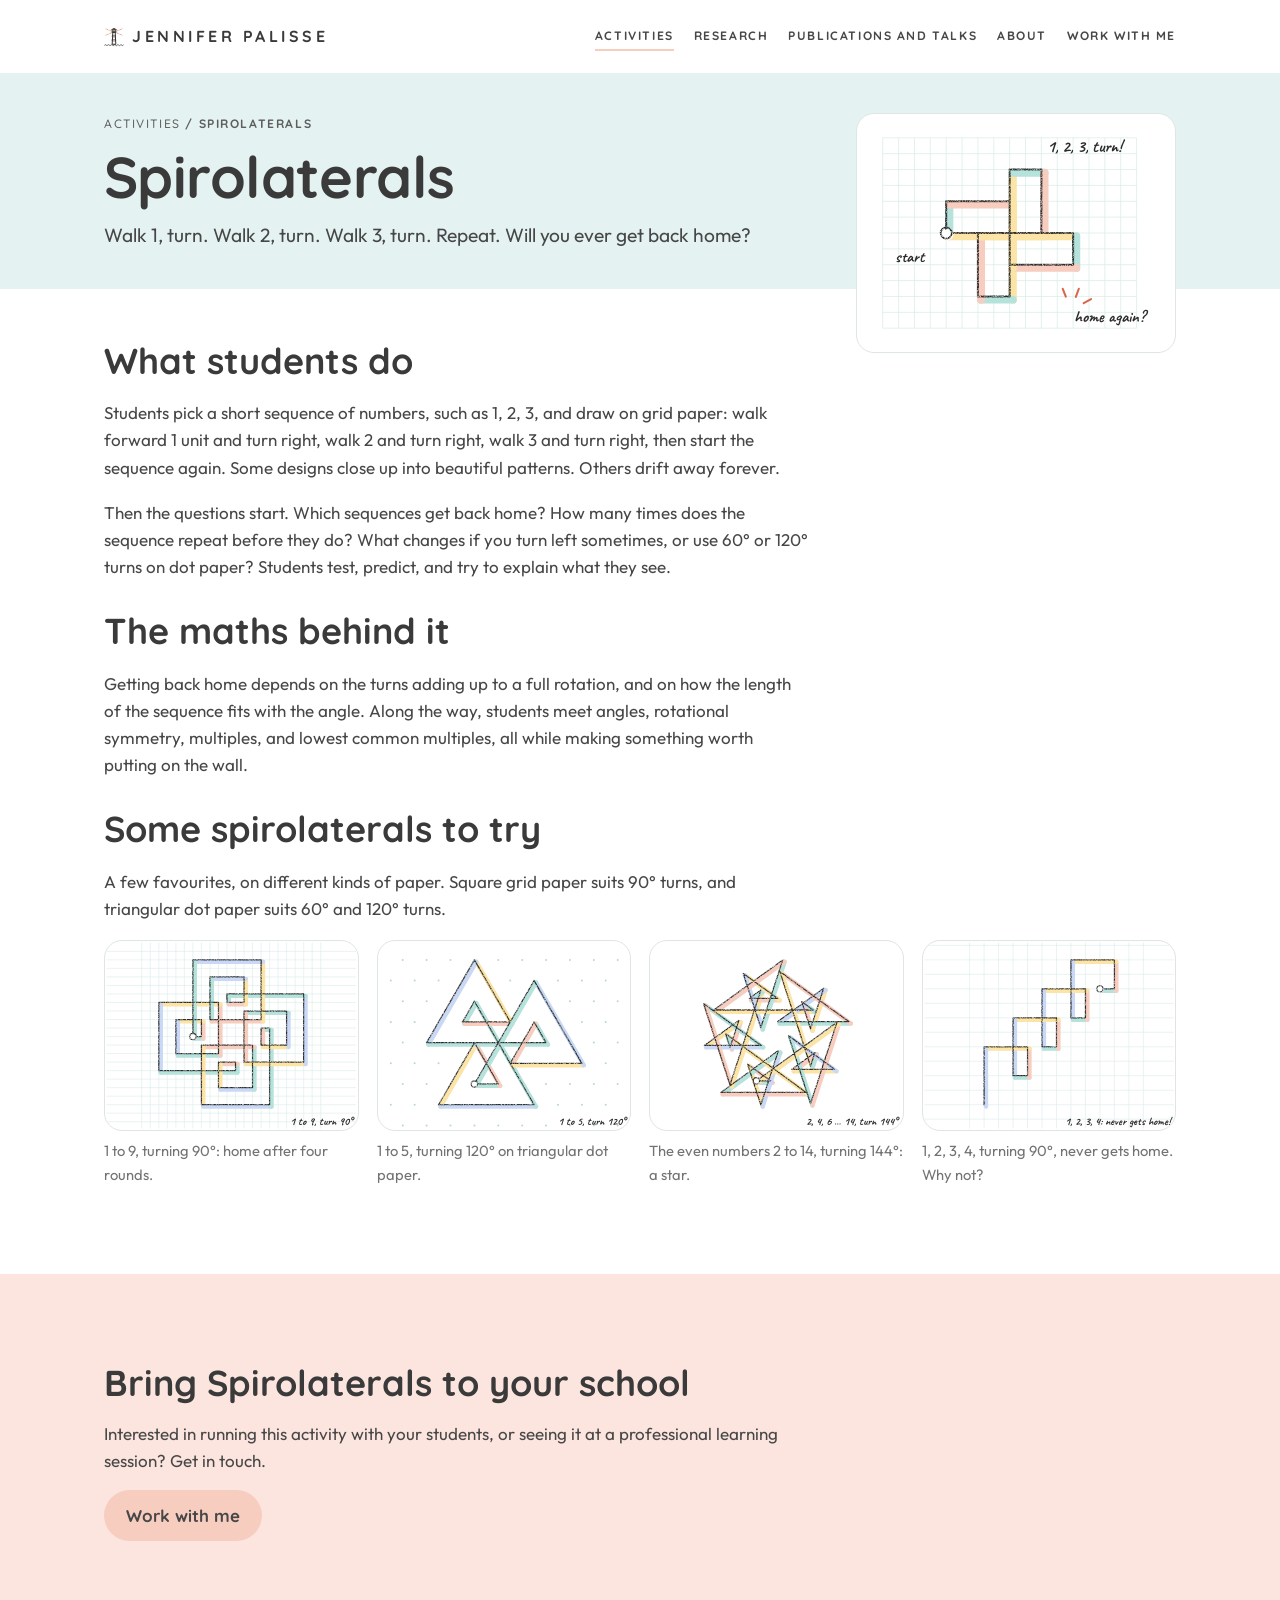
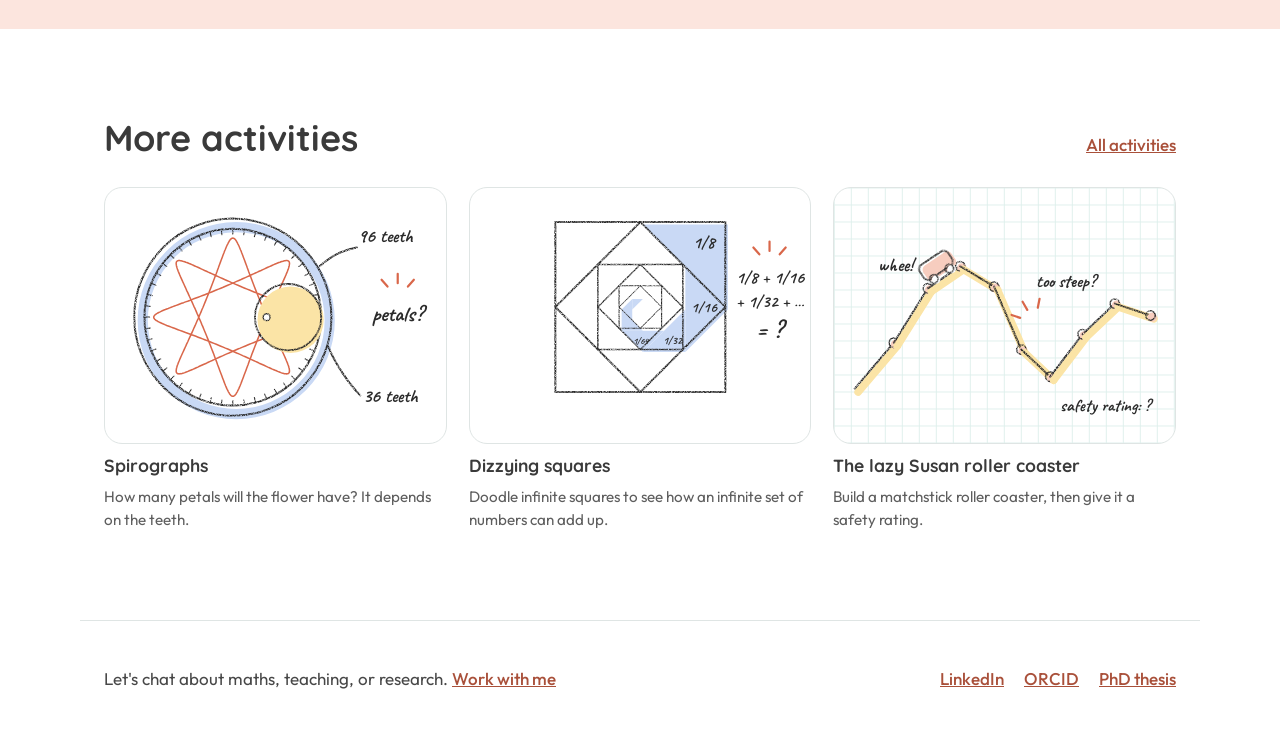
<file: activities/spirolaterals/index.html>
<!doctype html>
<html lang="en-AU">
<head>
<meta charset="utf-8">
<meta name="viewport" content="width=device-width, initial-scale=1, viewport-fit=cover">
<link rel="icon" href="../../favicon.svg" type="image/svg+xml">
<link rel="icon" href="../../favicon-32.png" sizes="32x32" type="image/png">
<link rel="apple-touch-icon" href="../../apple-touch-icon.png">
<title>Spirolaterals: walk, turn, repeat | Jennifer Palisse</title>
<meta name="description" content="Choose some numbers and an angle, then walk and turn on grid paper. Students explore which spirolaterals get back home and which wander off forever.">
<link rel="preconnect" href="https://fonts.googleapis.com">
<link rel="preconnect" href="https://fonts.gstatic.com" crossorigin>
<link rel="stylesheet" href="https://fonts.googleapis.com/css2?family=Quicksand:wght@500;700&family=Outfit:wght@300;400;500&family=Caveat:wght@600;700&display=swap">
<link rel="stylesheet" href="../../styles.css">
</head>
<body>

<div class="wrap">
  <header class="top">
    <a class="brand" href="../../"><img src="../../favicon.svg" alt="" width="20" height="20">Jennifer Palisse</a>
    <nav aria-label="Main">
      <a href="../" aria-current="page">Activities</a>
      <a href="../../research/">Research</a>
      <a href="../../publications/">Publications and talks</a>
      <a href="../../about/">About</a>
      <a href="../../work-with-me/">Work with me</a>
    </nav>
  </header>
</div>

<main>
  <div class="tint-a act-band">
  <div class="wrap">
    <section class="act-hero">
      <div class="stack" style="gap:20px; min-width:0">
        <p class="crumbs"><a href="../">Activities</a> / Spirolaterals</p>
        <h1>Spirolaterals</h1>
        <p class="lede measure">Walk 1, turn. Walk 2, turn. Walk 3, turn. Repeat. Will you ever get back home?</p>
      </div>
      <div class="pic illo" data-illo="spirolaterals"></div>
    </section>
  </div>
  </div>

  <div class="wrap">
    <section class="band prose act-body">
      <h2>What students do</h2>
      <p>Students pick a short sequence of numbers, such as 1, 2, 3, and draw on grid paper: walk forward 1 unit and turn right, walk 2 and turn right, walk 3 and turn right, then start the sequence again. Some designs close up into beautiful patterns. Others drift away forever.</p>
      <p>Then the questions start. Which sequences get back home? How many times does the sequence repeat before they do? What changes if you turn left sometimes, or use 60&deg; or 120&deg; turns on dot paper? Students test, predict, and try to explain what they see.</p>
      <h2>The maths behind it</h2>
      <p>Getting back home depends on the turns adding up to a full rotation, and on how the length of the sequence fits with the angle. Along the way, students meet angles, rotational symmetry, multiples, and lowest common multiples, all while making something worth putting on the wall.</p>
      <h2>Some spirolaterals to try</h2>
      <p>A few favourites, on different kinds of paper. Square grid paper suits 90&deg; turns, and triangular dot paper suits 60&deg; and 120&deg; turns.</p>
      <div class="figs">
        <figure><div class="pic illo" data-illo="spirolateral-1-9"></div><figcaption>1 to 9, turning 90&deg;: home after four rounds.</figcaption></figure>
        <figure><div class="pic illo" data-illo="spirolateral-iso"></div><figcaption>1 to 5, turning 120&deg; on triangular dot paper.</figcaption></figure>
        <figure><div class="pic illo" data-illo="spirolateral-star"></div><figcaption>The even numbers 2 to 14, turning 144&deg;: a star.</figcaption></figure>
        <figure><div class="pic illo" data-illo="spirolateral-open"></div><figcaption>1, 2, 3, 4, turning 90&deg;, never gets home. Why not?</figcaption></figure>
      </div>
    </section>
  </div>
</main>

<section class="tint-b">
  <div class="wrap band cta">
    <h2>Bring Spirolaterals to your school</h2>
    <p class="measure">Interested in running this activity with your students, or seeing it at a professional learning session? Get in touch.</p>
    <a class="btn primary" href="../../work-with-me/">Work with me</a>
  </div>
</section>

<section class="wrap band stack">
  <div class="head-row">
    <h2>More activities</h2>
    <a href="../">All activities</a>
  </div>
  <div class="grid3">
    <a class="card" href="../spirographs/">
      <div class="pic illo" data-illo="spirographs"></div>
      <h3>Spirographs</h3>
      <p>How many petals will the flower have? It depends on the teeth.</p>
    </a>
    <a class="card" href="../dizzying-squares/">
      <div class="pic illo" data-illo="spiralling-square"></div>
      <h3>Dizzying squares</h3>
      <p>Doodle infinite squares to see how an infinite set of numbers can add up.</p>
    </a>
    <a class="card" href="../lazy-susan-roller-coaster/">
      <div class="pic illo" data-illo="roller-coaster"></div>
      <h3>The lazy Susan roller coaster</h3>
      <p>Build a matchstick roller coaster, then give it a safety rating.</p>
    </a>
  </div>
</section>

<footer class="wrap foot">
  <p>Let's chat about maths, teaching, or research. <a href="../../work-with-me/">Work with me</a></p>
  <div>
    <a href="https://www.linkedin.com/in/mathsahoy/">LinkedIn</a>
    <a href="https://orcid.org/0000-0002-1245-3520">ORCID</a>
    <a href="https://minerva-access.unimelb.edu.au/items/eab84d38-bff2-421e-abc6-2bdf36058ad2">PhD thesis</a>
  </div>
</footer>
<script src="../../illustrations.js"></script>
</body>
</html>
</file>
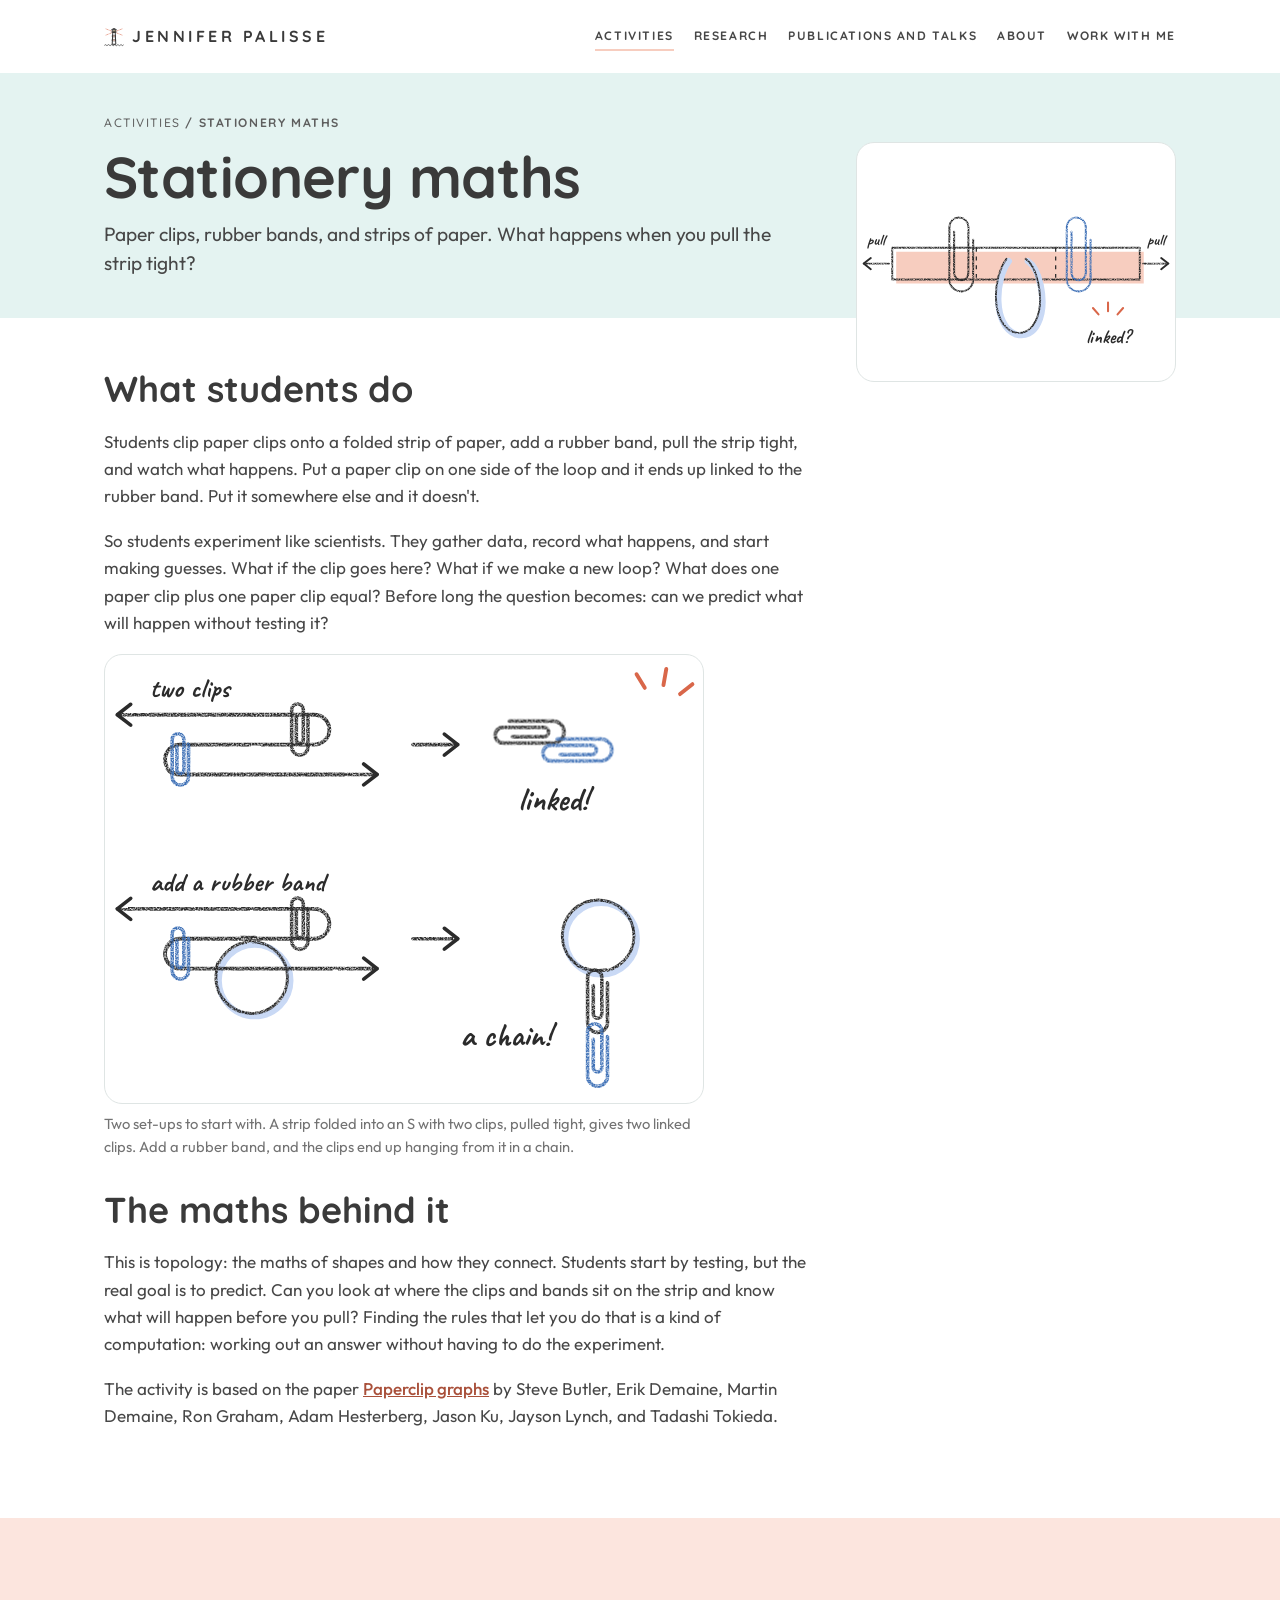
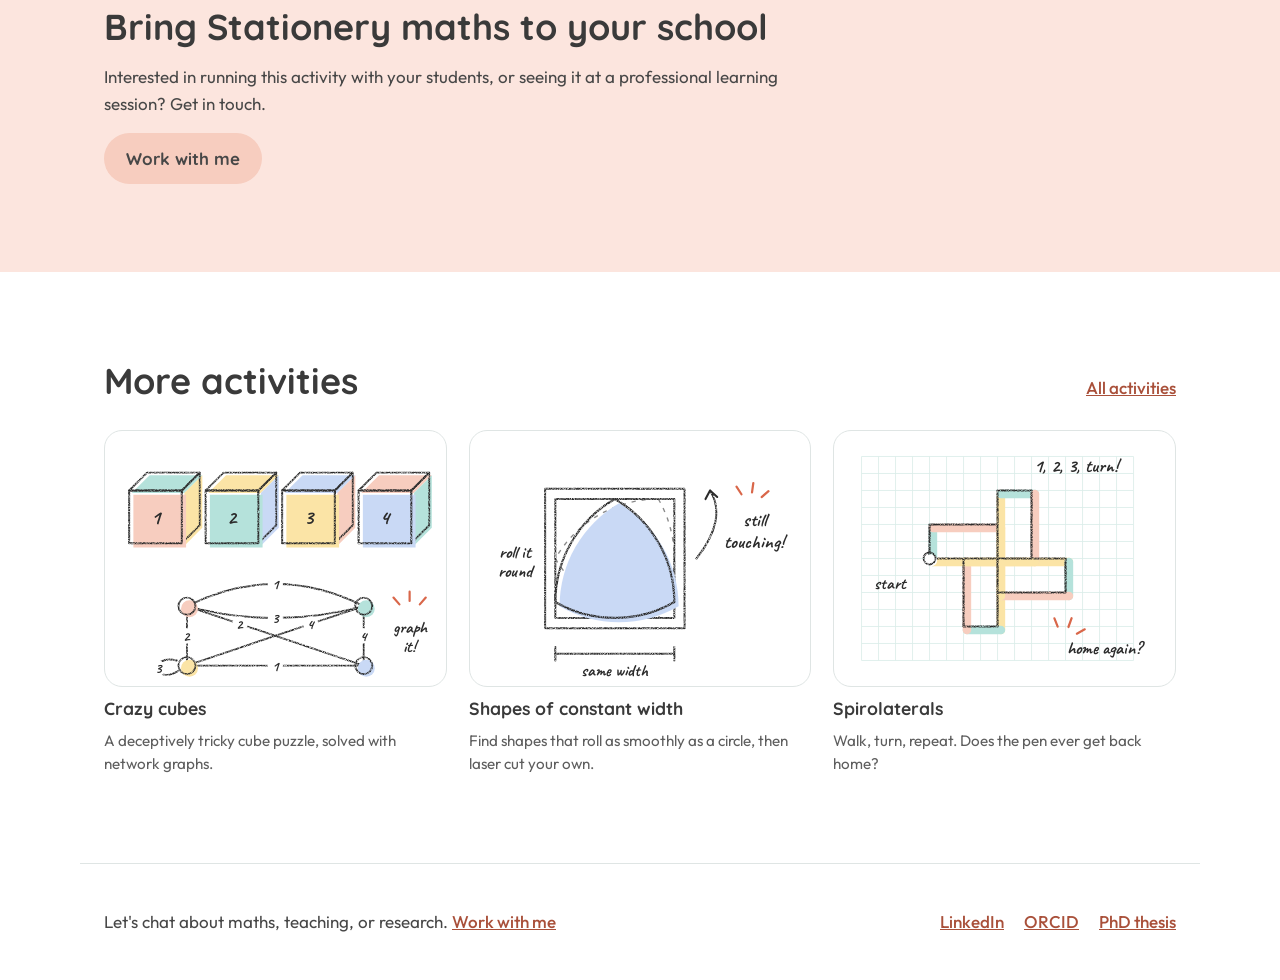
<file: activities/stationery-maths/index.html>
<!doctype html>
<html lang="en-AU">
<head>
<meta charset="utf-8">
<meta name="viewport" content="width=device-width, initial-scale=1, viewport-fit=cover">
<link rel="icon" href="../../favicon.svg" type="image/svg+xml">
<link rel="icon" href="../../favicon-32.png" sizes="32x32" type="image/png">
<link rel="apple-touch-icon" href="../../apple-touch-icon.png">
<title>Stationery maths: paper clip and rubber band experiments | Jennifer Palisse</title>
<meta name="description" content="A hands-on maths investigation with paper clips, rubber bands, and strips of paper. Students gather data, make conjectures, and try to predict which loops will link.">
<link rel="preconnect" href="https://fonts.googleapis.com">
<link rel="preconnect" href="https://fonts.gstatic.com" crossorigin>
<link rel="stylesheet" href="https://fonts.googleapis.com/css2?family=Quicksand:wght@500;700&family=Outfit:wght@300;400;500&family=Caveat:wght@600;700&display=swap">
<link rel="stylesheet" href="../../styles.css">
</head>
<body>

<div class="wrap">
  <header class="top">
    <a class="brand" href="../../"><img src="../../favicon.svg" alt="" width="20" height="20">Jennifer Palisse</a>
    <nav aria-label="Main">
      <a href="../" aria-current="page">Activities</a>
      <a href="../../research/">Research</a>
      <a href="../../publications/">Publications and talks</a>
      <a href="../../about/">About</a>
      <a href="../../work-with-me/">Work with me</a>
    </nav>
  </header>
</div>

<main>
  <div class="tint-a act-band">
  <div class="wrap">
    <section class="act-hero">
      <div class="stack" style="gap:20px; min-width:0">
        <p class="crumbs"><a href="../">Activities</a> / Stationery maths</p>
        <h1>Stationery maths</h1>
        <p class="lede measure">Paper clips, rubber bands, and strips of paper. What happens when you pull the strip tight?</p>
      </div>
      <div class="pic illo" data-illo="paper-clips"></div>
    </section>
  </div>
  </div>

  <div class="wrap">
    <section class="band prose act-body">
      <h2>What students do</h2>
      <p>Students clip paper clips onto a folded strip of paper, add a rubber band, pull the strip tight, and watch what happens. Put a paper clip on one side of the loop and it ends up linked to the rubber band. Put it somewhere else and it doesn't.</p>
      <p>So students experiment like scientists. They gather data, record what happens, and start making guesses. What if the clip goes here? What if we make a new loop? What does one paper clip plus one paper clip equal? Before long the question becomes: can we predict what will happen without testing it?</p>
      <div class="figs">
        <figure><div class="pic illo" data-illo="paperclip-setups"></div><figcaption>Two set-ups to start with. A strip folded into an S with two clips, pulled tight, gives two linked clips. Add a rubber band, and the clips end up hanging from it in a chain.</figcaption></figure>
      </div>
      <h2>The maths behind it</h2>
      <p>This is topology: the maths of shapes and how they connect. Students start by testing, but the real goal is to predict. Can you look at where the clips and bands sit on the strip and know what will happen before you pull? Finding the rules that let you do that is a kind of computation: working out an answer without having to do the experiment.</p>
      <p>The activity is based on the paper <a href="https://mathweb.ucsd.edu/~ronspubs/pre_paperclip.pdf">Paperclip graphs</a> by Steve Butler, Erik Demaine, Martin Demaine, Ron Graham, Adam Hesterberg, Jason Ku, Jayson Lynch, and Tadashi Tokieda.</p>
    </section>
  </div>
</main>

<section class="tint-b">
  <div class="wrap band cta">
    <h2>Bring Stationery maths to your school</h2>
    <p class="measure">Interested in running this activity with your students, or seeing it at a professional learning session? Get in touch.</p>
    <a class="btn primary" href="../../work-with-me/">Work with me</a>
  </div>
</section>

<section class="wrap band stack">
  <div class="head-row">
    <h2>More activities</h2>
    <a href="../">All activities</a>
  </div>
  <div class="grid3">
    <a class="card" href="../crazy-cubes/">
      <div class="pic illo" data-illo="crazy-cubes"></div>
      <h3>Crazy cubes</h3>
      <p>A deceptively tricky cube puzzle, solved with network graphs.</p>
    </a>
    <a class="card" href="../shapes-of-constant-width/">
      <div class="pic illo" data-illo="constant-width"></div>
      <h3>Shapes of constant width</h3>
      <p>Find shapes that roll as smoothly as a circle, then laser cut your own.</p>
    </a>
    <a class="card" href="../spirolaterals/">
      <div class="pic illo" data-illo="spirolaterals"></div>
      <h3>Spirolaterals</h3>
      <p>Walk, turn, repeat. Does the pen ever get back home?</p>
    </a>
  </div>
</section>

<footer class="wrap foot">
  <p>Let's chat about maths, teaching, or research. <a href="../../work-with-me/">Work with me</a></p>
  <div>
    <a href="https://www.linkedin.com/in/mathsahoy/">LinkedIn</a>
    <a href="https://orcid.org/0000-0002-1245-3520">ORCID</a>
    <a href="https://minerva-access.unimelb.edu.au/items/eab84d38-bff2-421e-abc6-2bdf36058ad2">PhD thesis</a>
  </div>
</footer>
<script src="../../illustrations.js"></script>
</body>
</html>
</file>
<file: styles.css>
/* Maths Ahoy: shared styles for every page.
   Layout: photo-led workbench. Big hands-on photos, quiet grey text on white, seafoam and coral panels. */
:root {
  --bg: #FFFFFF; --ink: #474747; --head: #3A3A3A; --soft: #5E5E5E; --line: #DFE5E4;
  --accent: #F7CDBF; --accent-2: #CBEBE6; --link: #A9503A; --hover: #FCE5DE;
  --panel-a: #E4F3F1; --panel-b: #FCE5DE;
  --font: "Outfit", "Segoe UI", system-ui, sans-serif;
  --font-head: "Quicksand", "Segoe UI", system-ui, sans-serif;
  --radius: 18px;
}
*, *::before, *::after { box-sizing: border-box; }
[hidden] { display: none !important; }
html { scroll-behavior: smooth; }
body { margin: 0; background: var(--bg); color: var(--ink); font-family: var(--font); font-size: 17px; line-height: 1.6; }
h1, h2, h3, p, ul, dl, dd { margin: 0; }
h1, h2, h3 { font-family: var(--font-head); font-weight: 700; color: var(--head); text-wrap: balance; }
h1 { font-size: clamp(2.3rem, 5.4vw, 3.6rem); line-height: 1.1; letter-spacing: -0.01em; }
h2 { font-size: clamp(1.7rem, 3.2vw, 2.25rem); line-height: 1.15; }
h3 { font-size: 1.1rem; line-height: 1.3; }
a { color: var(--link); font-weight: 500; }
a:focus-visible, button:focus-visible { outline: 3px solid var(--ink); outline-offset: 3px; }
img { display: block; width: 100%; height: 100%; object-fit: cover; }
.wrap { max-width: 1120px; margin-inline: auto; padding-left: max(24px, env(safe-area-inset-left, 0px)); padding-right: max(24px, env(safe-area-inset-right, 0px)); }
.band { padding-block: clamp(56px, 8vw, 88px); }
.stack { display: grid; gap: 28px; }
.measure { max-width: 62ch; }
.soft { color: var(--soft); }
.tint-a { background: var(--panel-a); }
.tint-b { background: var(--panel-b); }

/* Header */
.top { display: flex; flex-wrap: wrap; justify-content: space-between; align-items: center; gap: 10px 28px; padding-block: 22px; }
.brand { display: inline-flex; align-items: center; gap: 8px; font-family: var(--font-head); font-weight: 700; font-size: 1rem; letter-spacing: 0.22em; text-transform: uppercase; color: var(--head); text-decoration: none; }
.brand img { width: 20px; height: 20px; flex: none; }
.top nav { display: flex; flex-wrap: wrap; gap: 4px 20px; }
.top nav a { font-family: var(--font-head); font-weight: 700; font-size: 0.76rem; letter-spacing: 0.13em; text-transform: uppercase; color: var(--ink); text-decoration: none; padding-block: 4px; border-bottom: 2px solid transparent; }
.top nav a:hover { color: var(--link); }
.top nav a[aria-current="page"] { border-bottom-color: var(--accent); }

/* Buttons and highlight */
.hi { background: var(--accent-2); padding: 0 0.14em; border-radius: 10px; -webkit-box-decoration-break: clone; box-decoration-break: clone; }
.actions { display: flex; flex-wrap: wrap; gap: 10px; }
.btn { display: inline-block; padding: 12px 22px; border-radius: 999px; color: var(--ink); font-family: var(--font-head); font-weight: 700; text-decoration: none; }
.btn.primary { background: var(--accent); }
.btn.quiet { background: var(--accent-2); }
.btn:hover { background: var(--hover); }

/* Home hero */
.hero { display: grid; grid-template-columns: minmax(0, 1fr) minmax(0, 1.1fr); gap: clamp(28px, 5vw, 56px); align-items: center; padding-block: clamp(24px, 4vw, 44px) clamp(48px, 7vw, 72px); }
.hero-text { display: grid; gap: 22px; min-width: 0; }
.title-group { display: grid; gap: 10px; }
.site-title { display: flex; align-items: center; gap: 0.25em; }
.site-title img { width: 0.9em; height: 0.9em; flex: none; }
.tagline { font-family: var(--font-head); font-weight: 700; font-size: clamp(1.35rem, 2.4vw, 1.75rem); line-height: 1.3; color: var(--head); text-wrap: balance; }
.mosaic { display: grid; grid-template-columns: 1.5fr 1fr; grid-template-rows: 1fr 1fr; gap: 12px; aspect-ratio: 5 / 4; min-width: 0; }
.mosaic > * { border-radius: var(--radius); overflow: hidden; min-height: 0; }
.mosaic .big { grid-row: span 2; }
@media (min-width: 861px) { .split:has(> .mosaic) { grid-template-columns: minmax(0, 1fr) minmax(0, 1fr); } }
.split .mosaic { aspect-ratio: 5 / 4; grid-template-columns: 1.3fr 1fr; }
.split .mosaic .big img { object-position: 45% 30%; }
.split .mosaic img[src*="science-festival"] { object-position: 38% 45%; }

/* Activity cards */
.head-row { display: flex; flex-wrap: wrap; justify-content: space-between; align-items: baseline; gap: 8px 24px; }
.grid4 { display: grid; grid-template-columns: repeat(4, minmax(0, 1fr)); gap: 22px; }
.grid3 { display: grid; grid-template-columns: repeat(3, minmax(0, 1fr)); gap: 22px; }
.card { display: grid; gap: 10px; align-content: start; min-width: 0; color: var(--ink); font-weight: 400; text-decoration: none; }
.card .pic { aspect-ratio: 1; border-radius: var(--radius); overflow: hidden; }
.card p { font-size: 0.95rem; line-height: 1.5; color: var(--soft); }
a.card:hover h3 { color: var(--link); }
/* Comparative judgement demo */
.compare { display: grid; grid-template-columns: repeat(2, minmax(0, 1fr)); gap: 16px; }
.pick { display: grid; gap: 10px; padding: 12px; border: 2px solid var(--line); border-radius: var(--radius); background: #FFFFFF; font: inherit; color: var(--ink); cursor: pointer; text-align: left; min-width: 0; }
.pick:hover { border-color: var(--ink); }
.pick[aria-pressed="true"] { border-color: var(--link); background: var(--panel-b); }
.pick img { height: auto; aspect-ratio: 1; object-fit: contain; border-radius: 8px; }
.pick span { font-weight: 700; }
.reveal { min-height: 5.2em; }
.choice { display: grid; gap: 10px; align-content: start; min-width: 0; }
.why { font-size: 0.95rem; line-height: 1.5; color: #737373; }

/* Dated lists */
.list { display: grid; }
.row { display: grid; grid-template-columns: 4rem minmax(0, 1fr); gap: 14px; padding-block: 13px; border-top: 1px solid var(--line); }
.row b { font-weight: 700; font-variant-numeric: tabular-nums; color: var(--link); }
.two { display: grid; grid-template-columns: repeat(2, minmax(0, 1fr)); gap: clamp(28px, 5vw, 56px); }
.two > div { display: grid; gap: 16px; align-content: start; min-width: 0; }

/* About strip */
.about { display: grid; grid-template-columns: minmax(0, 300px) minmax(0, 1fr); gap: clamp(28px, 5vw, 56px); align-items: center; }
.portrait { aspect-ratio: 4 / 5; border-radius: var(--radius); overflow: hidden; }
.portrait img { object-position: 50% 30%; }
.about-text { display: grid; gap: 16px; min-width: 0; }

/* Activity page */
.crumbs { font-family: var(--font-head); font-weight: 700; font-size: 0.76rem; letter-spacing: 0.13em; text-transform: uppercase; color: var(--soft); }
.crumbs a { color: var(--soft); text-decoration: none; }
.crumbs a:hover { color: var(--link); }
/* Activity page top: a compact seafoam band with the title and hook. The illustration sits in the band beside the title,
   with its bottom hanging over into the white section. On wide screens the text starts straight under the band,
   clear of the hanging illustration; on narrower screens it waits below the overhang. */
:root { --hang: 64px; }
.act-hero { display: grid; grid-template-columns: minmax(0, 1fr) minmax(220px, 320px); gap: clamp(24px, 4vw, 48px); align-items: end; padding-block: clamp(24px, 3.5vw, 40px); }
.act-hero > .stack { gap: 12px !important; }
.act-hero .pic { aspect-ratio: 4 / 3; width: 100%; border-radius: var(--radius); overflow: hidden; margin-bottom: calc(var(--hang) * -1 - clamp(24px, 3.5vw, 40px)); position: relative; z-index: 1; }
.act-body { padding-top: calc(var(--hang) + 24px); }
@media (min-width: 1000px) { .act-body { padding-top: clamp(28px, 3vw, 40px); } }
.lede { font-size: 1.2rem; line-height: 1.5; }
.facts { display: grid; grid-template-columns: repeat(auto-fit, minmax(150px, 1fr)); gap: 18px 24px; padding-block: 22px; border-block: 1px solid var(--line); }
.facts dt { font-family: var(--font-head); font-weight: 700; font-size: 0.72rem; letter-spacing: 0.13em; text-transform: uppercase; color: var(--soft); }
.facts dd { margin-top: 4px; }
.chips { display: flex; flex-wrap: wrap; gap: 8px; padding: 0; list-style: none; }
.chips li { background: var(--panel-a); border-radius: 999px; padding: 5px 13px; font-size: 0.9rem; }
/* Limit line length on the text itself, never the section, so every section keeps the same left edge as the menu */
.prose { display: grid; gap: 18px; }
.prose > * { max-width: 64ch; }
.prose h2 { margin-top: 12px; }
.split { display: grid; grid-template-columns: minmax(0, 1.4fr) minmax(0, 1fr); gap: clamp(28px, 5vw, 56px); align-items: start; }
.split .pic { aspect-ratio: 1; border-radius: var(--radius); overflow: hidden; }
.cta { display: grid; gap: 16px; justify-items: start; }

/* Work with me offers */
.offers { display: grid; grid-template-columns: repeat(auto-fit, minmax(220px, 1fr)); gap: 22px; }
.offer { display: grid; gap: 10px; align-content: start; padding: 22px; border: 1px solid var(--line); border-radius: var(--radius); min-width: 0; }
.offer p { font-size: 0.97rem; line-height: 1.55; color: var(--soft); }
/* A full-width section under a band whose picture hangs over the edge: always clear the overhang */
.after-hang { padding-top: calc(var(--hang) + 32px); }
.tint-a .offer, .tint-b .offer { background: #FFFFFF; border-color: transparent; }

/* Inner page title band */
.page-head { display: grid; gap: 16px; padding-block: clamp(40px, 6vw, 72px); }

/* Small spaced-capitals label above a heading */
.eyebrow { font-family: var(--font-head); font-weight: 700; font-size: 0.8rem; letter-spacing: 0.24em; text-transform: uppercase; color: var(--link); }

/* Jump links to sections further down a page */
.jump { display: flex; flex-wrap: wrap; gap: 6px 22px; font-family: var(--font-head); font-weight: 700; font-size: 0.76rem; letter-spacing: 0.13em; text-transform: uppercase; }
.jump a { text-decoration: none; }
.jump a:hover { text-decoration: underline; }
[id] { scroll-margin-top: 16px; }

/* Publication and talk lists */
.entries { display: grid; }
.entry { display: grid; grid-template-columns: 4.5rem minmax(0, 1fr); gap: 16px; padding-block: 16px; border-top: 1px solid var(--line); }
.entry:last-child { border-bottom: 1px solid var(--line); }
.entry b { font-weight: 700; font-variant-numeric: tabular-nums; color: var(--link); }
.entry .title { color: var(--head); font-weight: 500; }
.entry .venue { display: block; color: var(--soft); font-size: 0.95rem; margin-top: 2px; }
.pill { display: inline-block; background: var(--panel-b); color: var(--head); border-radius: 999px; padding: 1px 10px; font-family: var(--font-head); font-size: 0.72rem; font-weight: 700; letter-spacing: 0.1em; text-transform: uppercase; vertical-align: 2px; margin-right: 6px; }
.section-gap { display: grid; gap: 22px; }

/* Contact form */
.form { display: grid; gap: 16px; max-width: 560px; }
.form label { font-family: var(--font-head); font-weight: 700; font-size: 0.76rem; letter-spacing: 0.13em; text-transform: uppercase; color: var(--head); }
.form .field { display: grid; gap: 6px; }
.form input, .form textarea { font: inherit; color: var(--ink); background: #FFFFFF; border: 1px solid var(--line); border-radius: 12px; padding: 12px 14px; }
.form input:focus-visible, .form textarea:focus-visible { outline: 3px solid var(--accent-2); border-color: var(--ink); }
.form textarea { min-height: 150px; resize: vertical; }
.form button { border: 0; cursor: pointer; justify-self: start; font-size: 1rem; }

/* Illustrations (drawn by illustrations.js into any [data-illo] element) */
.pic.illo { background: #FFFFFF; border: 1px solid var(--line); aspect-ratio: 4 / 3; }
.pic.illo svg { display: block; width: 100%; height: 100%; }
.act-hero .pic.illo { aspect-ratio: 4 / 3; }
.pic.illo.wide { aspect-ratio: 400 / 216; }

/* Figures and data tables inside activity write-ups */
.figs { display: grid; grid-template-columns: repeat(auto-fit, minmax(240px, 1fr)); gap: 18px; }
.figs:has(> figure:only-child) { max-width: 600px; }
.figs figure { margin: 0; display: grid; gap: 8px; min-width: 0; }
.figs .pic { border-radius: var(--radius); overflow: hidden; }
.figs figcaption, .table-note { font-size: 0.92rem; color: #737373; }
.table-wrap { overflow-x: auto; max-width: 100%; }
table.data { border-collapse: collapse; font-variant-numeric: tabular-nums; min-width: 340px; }
table.data th { font-family: var(--font-head); font-weight: 700; font-size: 0.74rem; letter-spacing: 0.1em; text-transform: uppercase; color: var(--head); text-align: left; padding: 8px 18px 8px 0; border-bottom: 2px solid var(--line); }
table.data td { padding: 8px 18px 8px 0; border-bottom: 1px solid var(--line); }
table.data td.q { color: var(--link); font-weight: 500; }
.prose > .figs { max-width: none; }
.prose > .figs:has(> figure:only-child) { max-width: 600px; }

/* Draft notes: things the site owner still needs to supply */
.todo { display: inline-block; border: 1.5px dashed var(--link); border-radius: 8px; padding: 1px 8px; font-size: 0.9em; color: var(--link); }

/* Footer */
.foot { padding-block: 44px; display: flex; flex-wrap: wrap; justify-content: space-between; gap: 12px 32px; border-top: 1px solid var(--line); }
.foot div { display: flex; flex-wrap: wrap; gap: 6px 20px; }

@media (max-width: 860px) {
  .hero, .two, .about, .act-hero, .split { grid-template-columns: minmax(0, 1fr); }
  .act-hero .pic { max-width: 340px; }
  .grid4 { grid-template-columns: repeat(2, minmax(0, 1fr)); }
  .grid3 { grid-template-columns: repeat(2, minmax(0, 1fr)); }
  .portrait { max-width: 280px; }
}
@media (max-width: 460px) {
  .compare, .grid3 { grid-template-columns: minmax(0, 1fr); }
  .card p { font-size: 0.9rem; }
  .entry { grid-template-columns: minmax(0, 1fr); gap: 2px; }
}
@media (prefers-reduced-motion: reduce) { html { scroll-behavior: auto; } }
</file>
